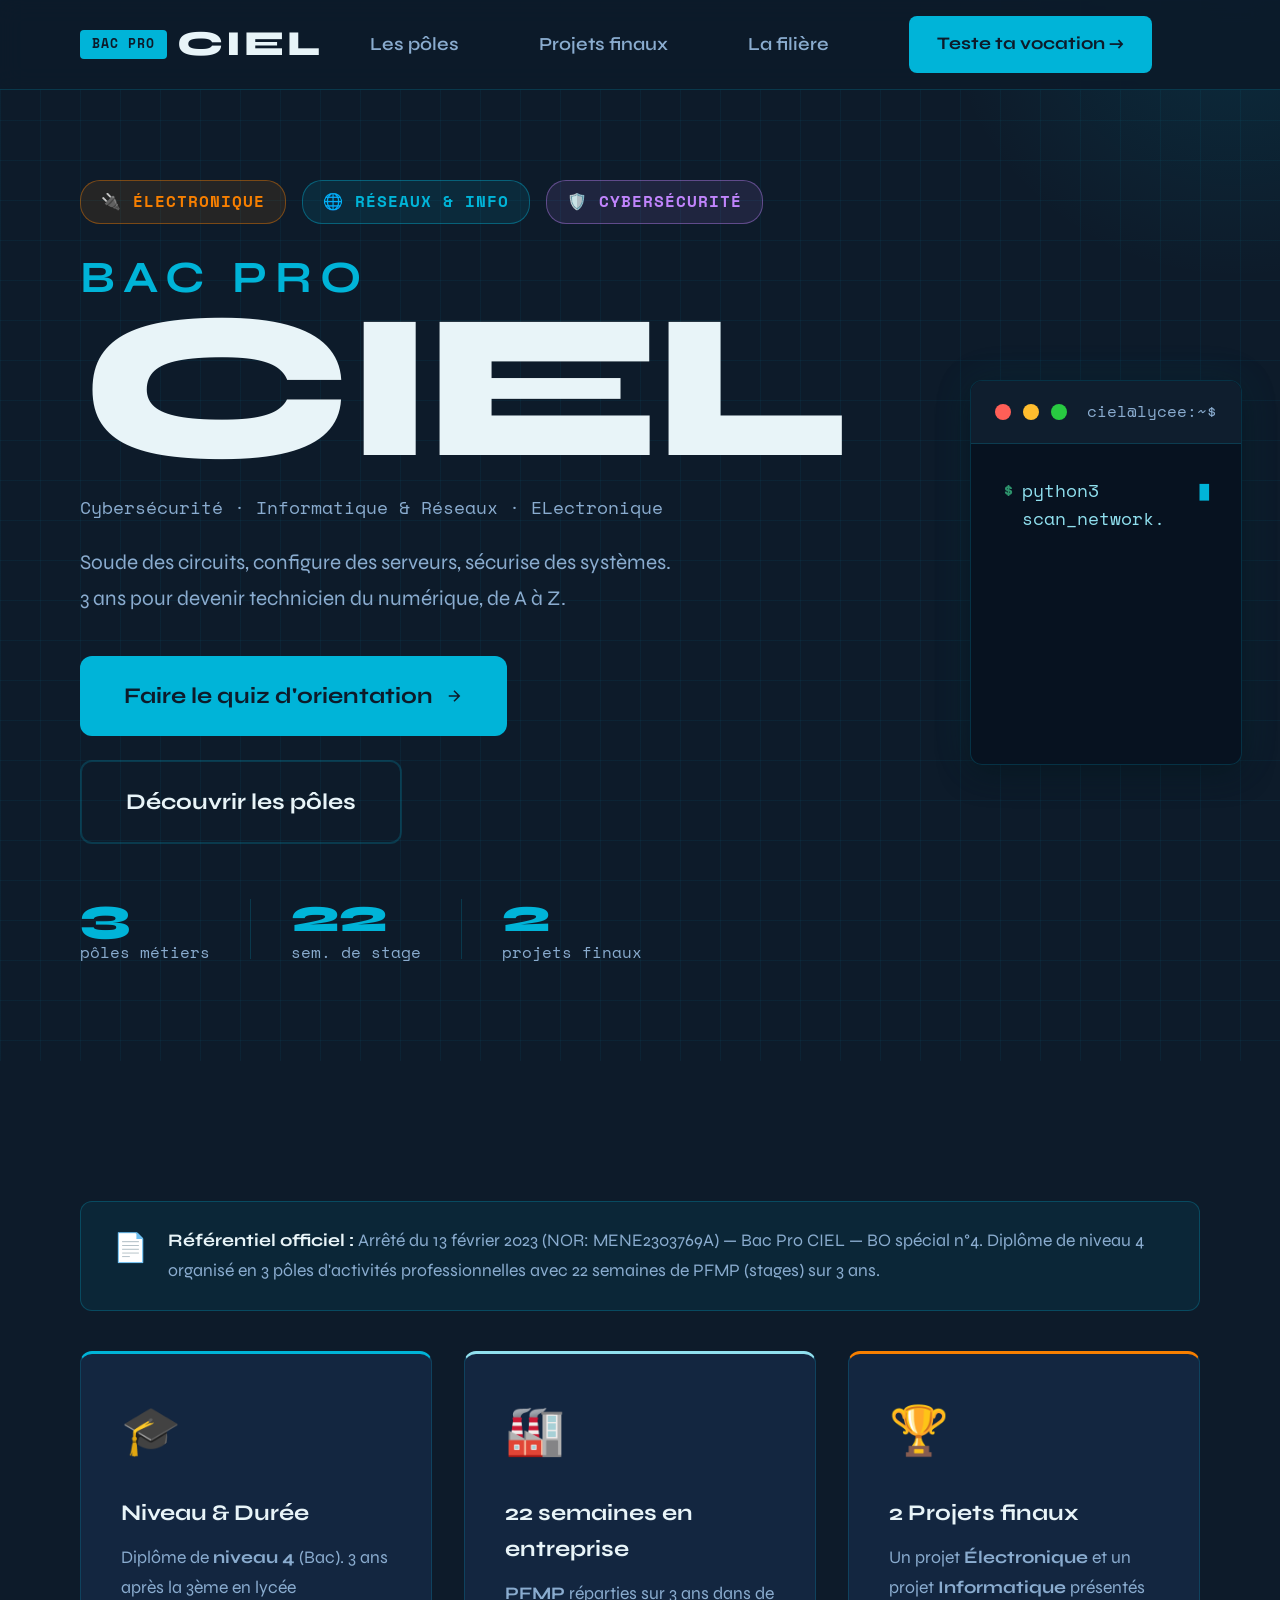
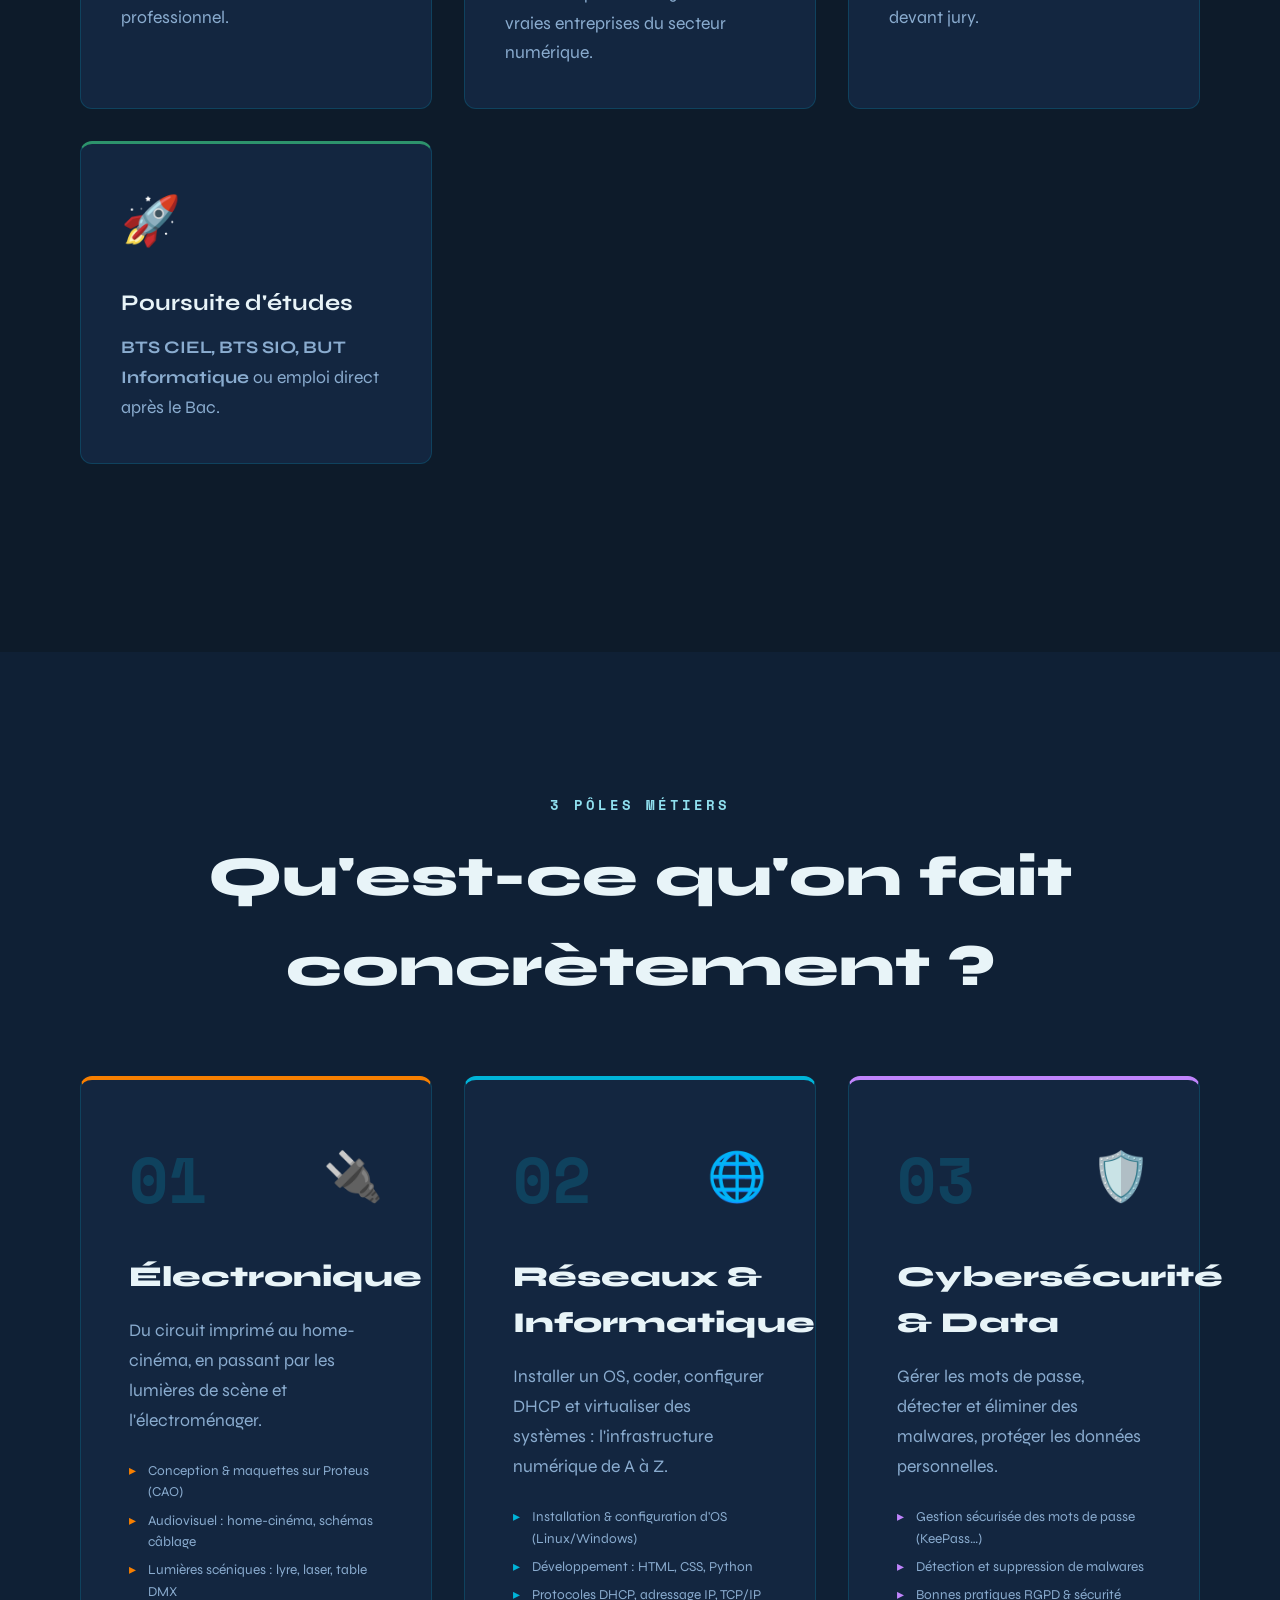
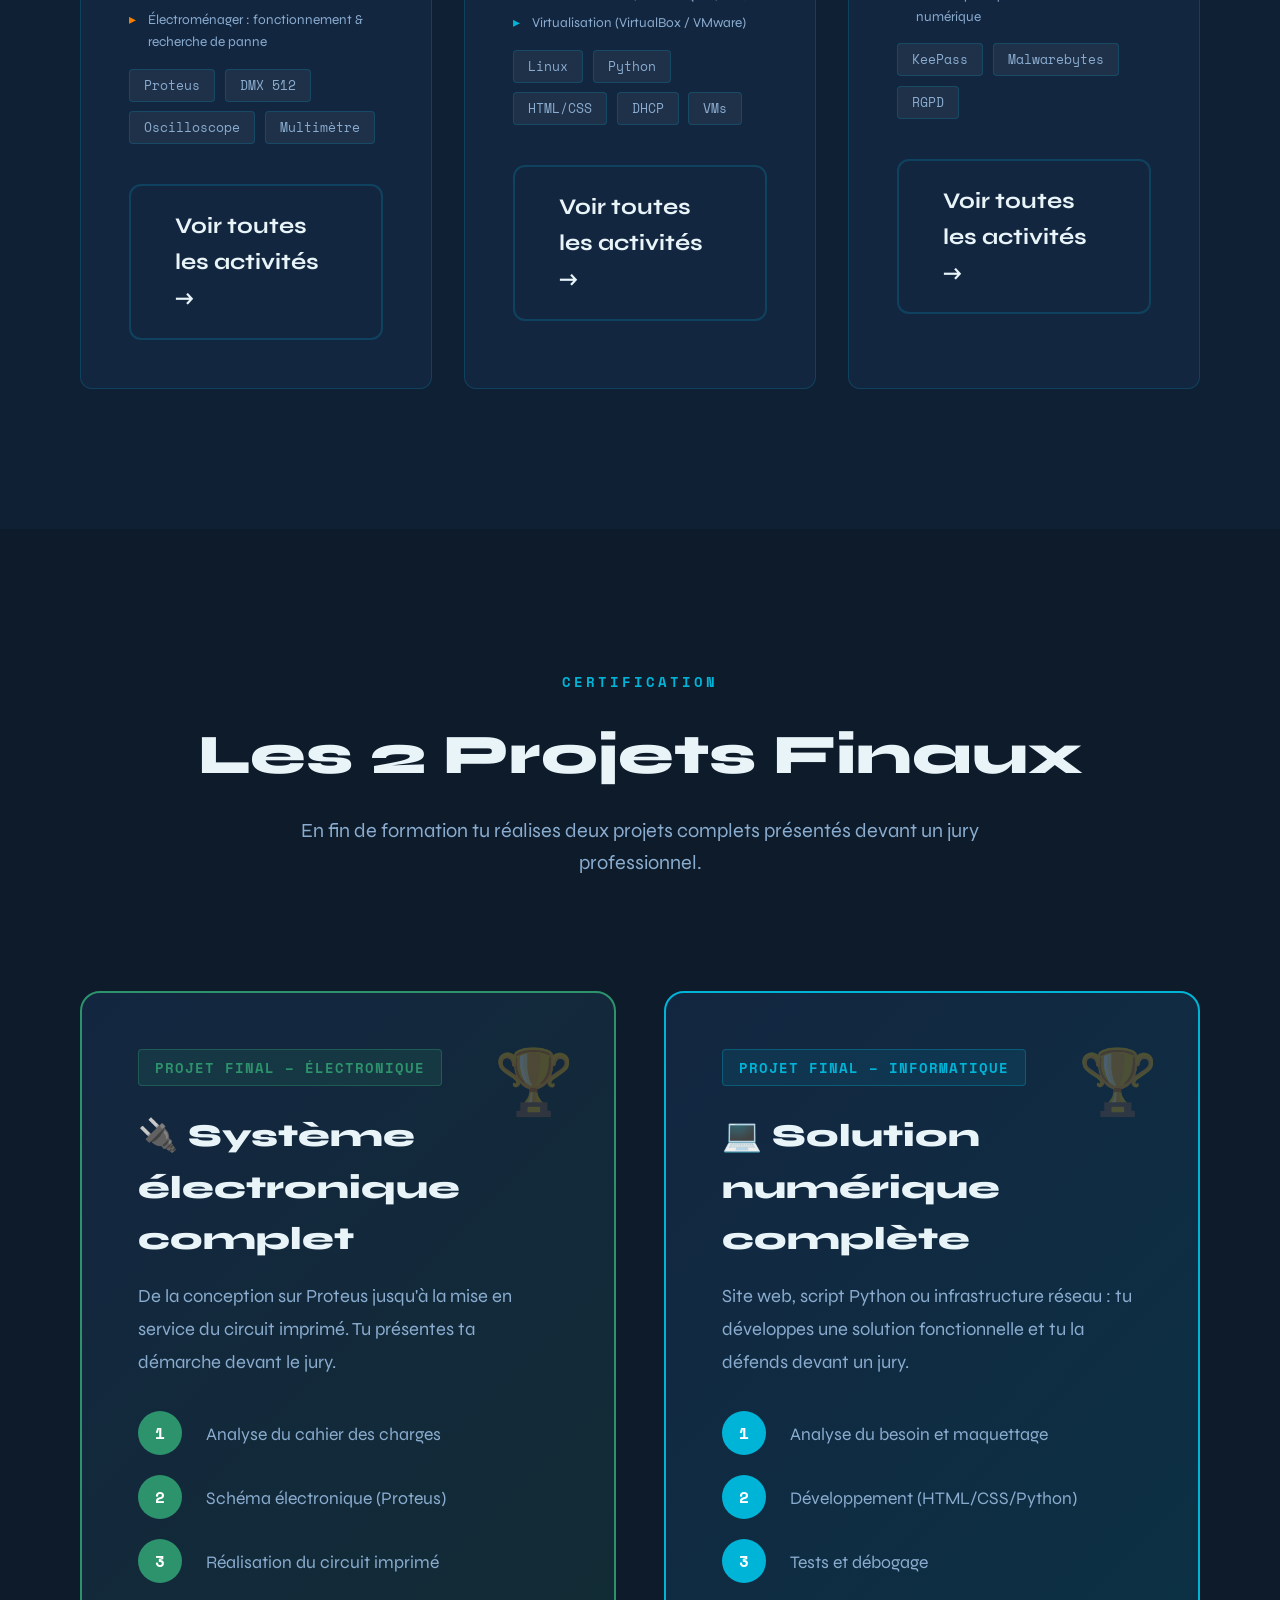
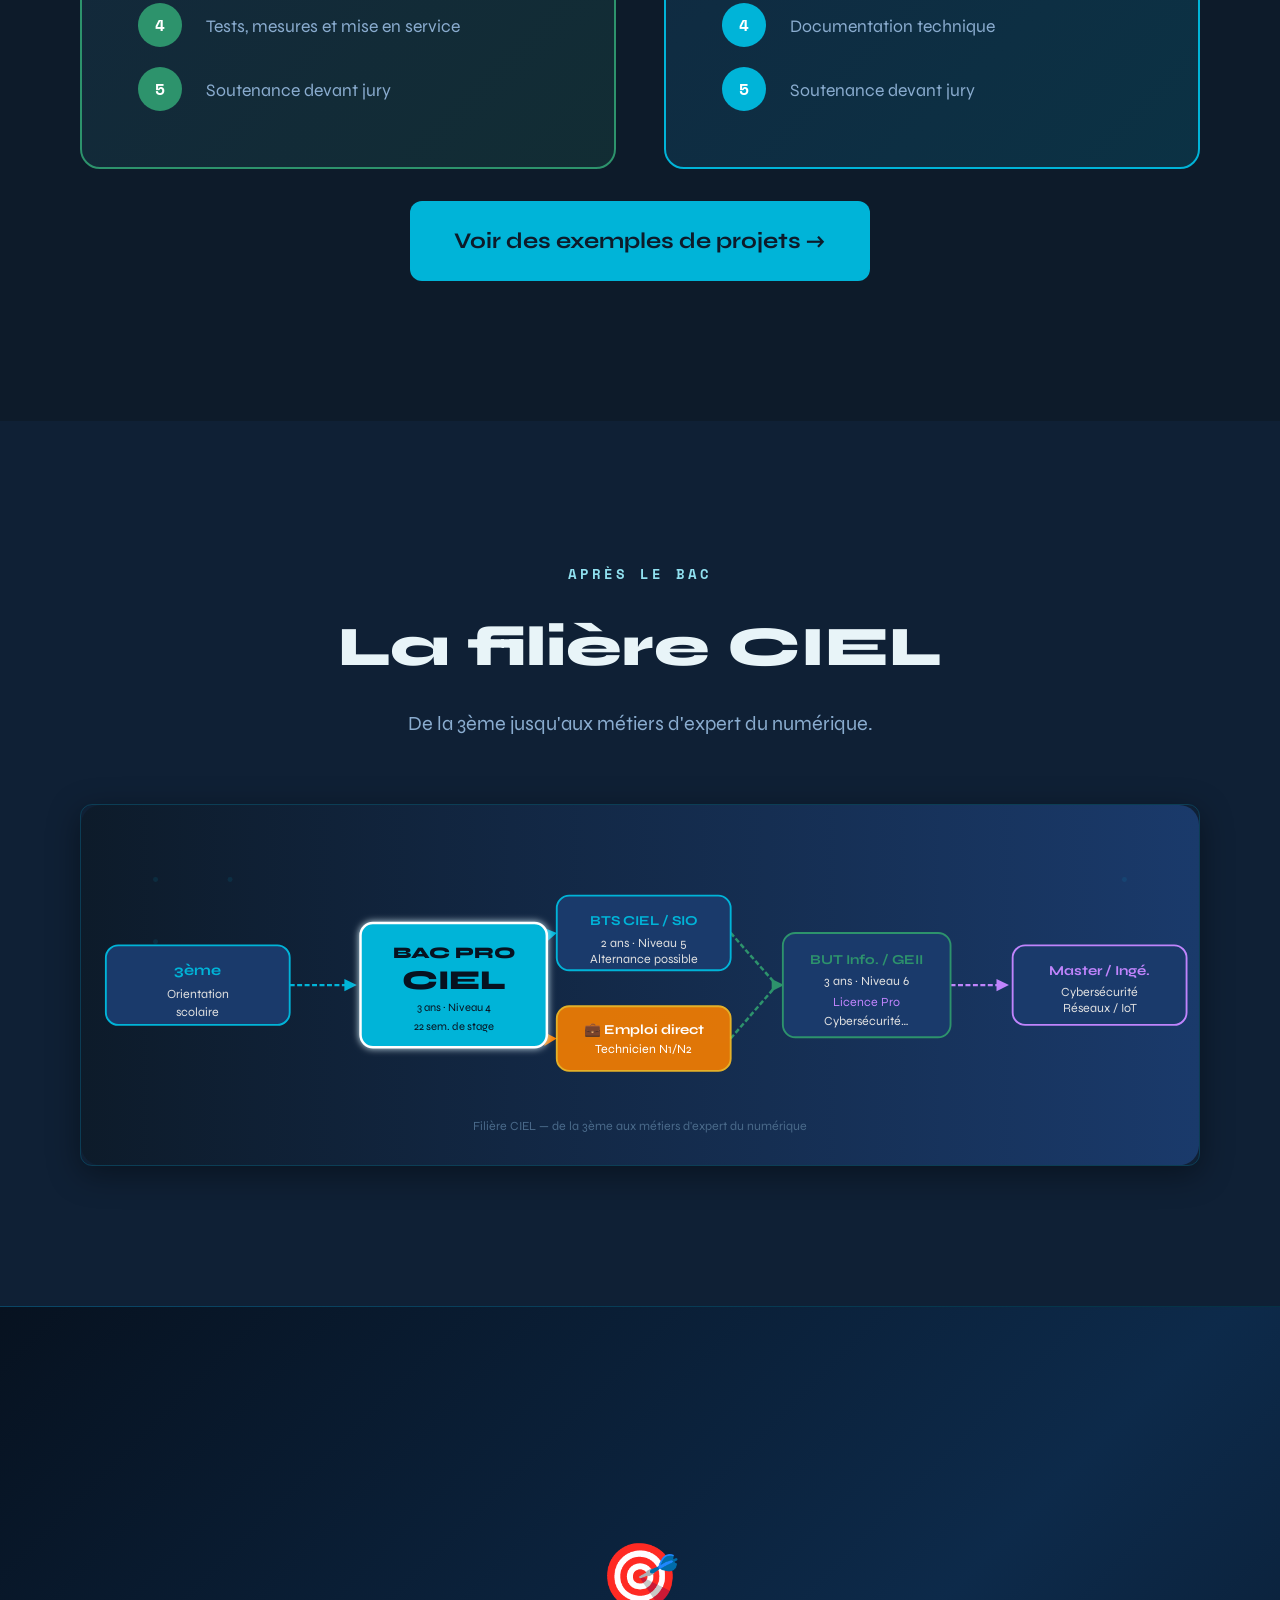
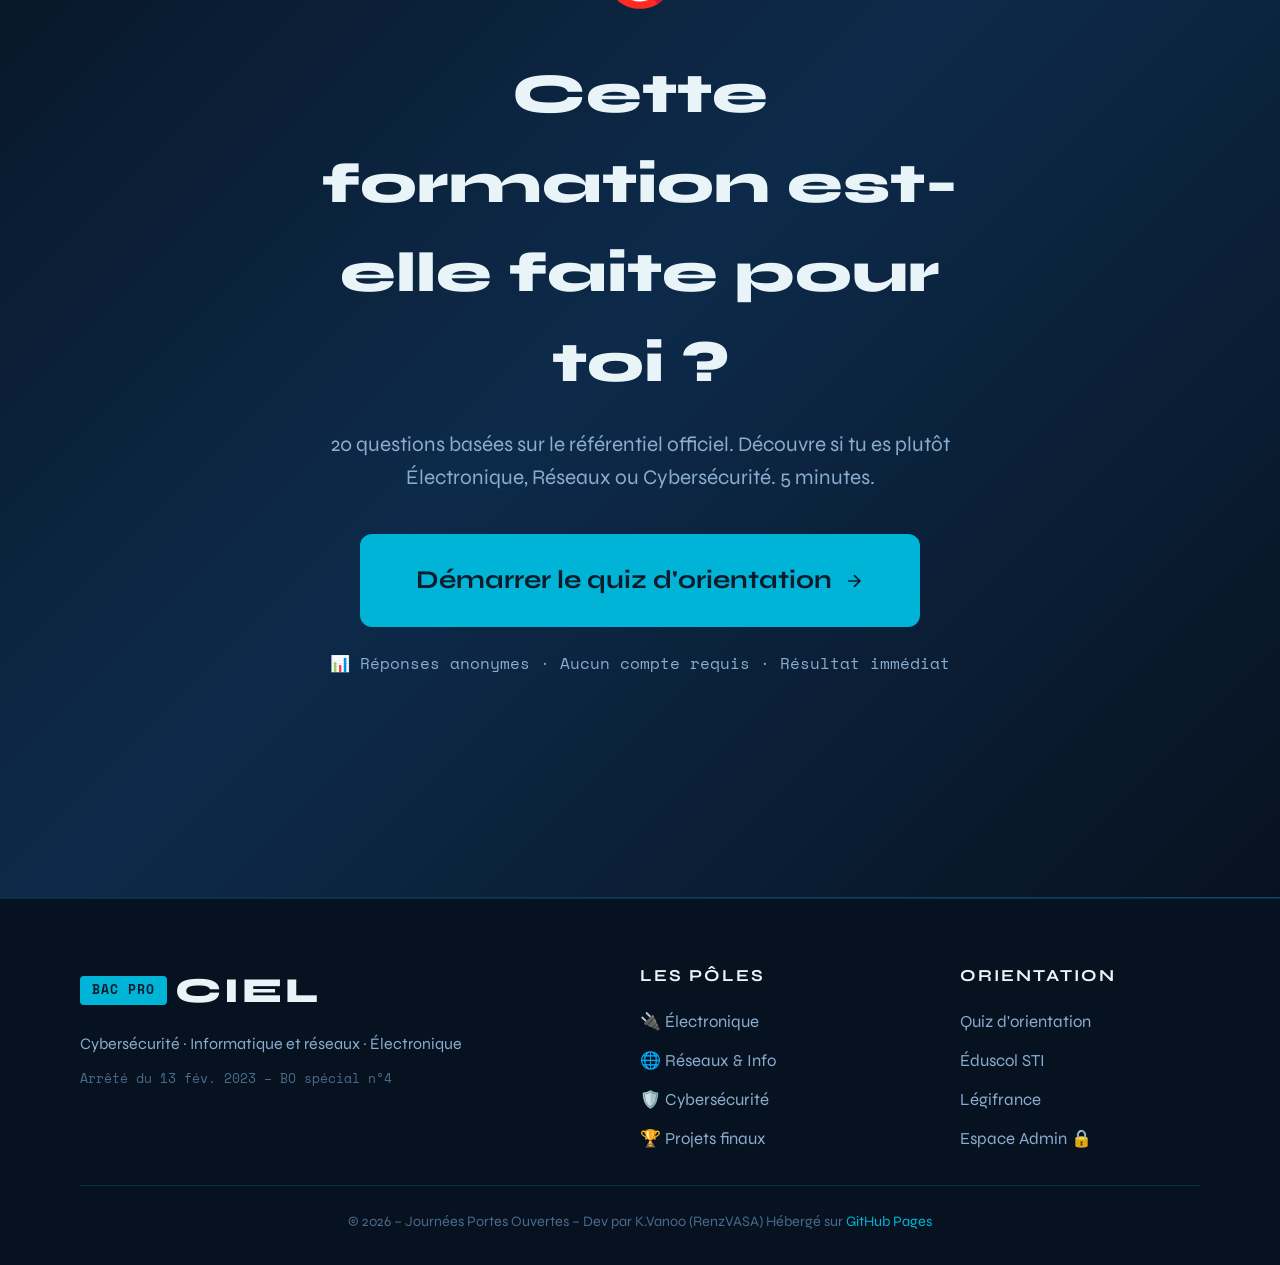
<file: index.html>
<!DOCTYPE html>
<html lang="fr">
<head>
  <meta charset="UTF-8"/>
  <meta name="viewport" content="width=device-width, initial-scale=1.0"/>
  <title>Bac Pro CIEL – Journées Portes Ouvertes</title>
  <meta name="description" content="Découvrez le Bac Pro CIEL : Électronique, Réseaux & Informatique, Cybersécurité. Quiz d'orientation basé sur le référentiel officiel."/>
  <link rel="stylesheet" href="css/style.css"/>
  <link rel="preconnect" href="https://fonts.googleapis.com"/>
  <link rel="preconnect" href="https://fonts.gstatic.com" crossorigin/>
  <link href="https://fonts.googleapis.com/css2?family=Space+Mono:ital,wght@0,400;0,700;1,400&family=Syne:wght@400;600;700;800&display=swap" rel="stylesheet"/>
</head>
<body>

  <nav class="nav" id="nav">
    <div class="nav__logo">
      <span class="nav__badge">BAC PRO</span>
      <span class="nav__name">CIEL</span>
    </div>
    <ul class="nav__links" id="nav-links">
      <li><a href="#poles">Les pôles</a></li>
      <li><a href="#projets">Projets finaux</a></li>
      <li><a href="#filiere">La filière</a></li>
      <li><a href="pages/quiz.html" class="nav__cta">Teste ta vocation →</a></li>
    </ul>
    <button class="nav__burger" id="burger" aria-label="Menu">☰</button>
  </nav>

  <!-- HERO -->
  <section class="hero" id="hero">
    <div class="hero__grid-bg"></div>
    <div class="hero__content">
      <div class="hero__eyebrow">
        <span class="pill pill--elec">🔌 Électronique</span>
        <span class="pill pill--net">🌐 Réseaux & Info</span>
        <span class="pill pill--cyber">🛡️ Cybersécurité</span>
      </div>
      <h1 class="hero__title">
        <span class="hero__title-main">BAC PRO</span>
        <span class="hero__title-big">CIEL</span>
      </h1>
      <p class="hero__subtitle">Cybersécurité · Informatique & Réseaux · ELectronique</p>
      <p class="hero__desc">Soude des circuits, configure des serveurs, sécurise des systèmes.<br/>3 ans pour devenir technicien du numérique, de A à Z.</p>
      <div class="hero__actions">
        <a href="pages/quiz.html" class="btn btn--primary">
          Faire le quiz d'orientation
          <svg width="18" height="18" viewBox="0 0 24 24" fill="none" stroke="currentColor" stroke-width="2"><path d="M5 12h14M12 5l7 7-7 7"/></svg>
        </a>
        <a href="#poles" class="btn btn--ghost">Découvrir les pôles</a>
      </div>
      <div class="hero__stats">
        <div class="stat"><span class="stat__num">3</span><span class="stat__label">pôles métiers</span></div>
        <div class="stat__sep"></div>
        <div class="stat"><span class="stat__num">22</span><span class="stat__label">sem. de stage</span></div>
        <div class="stat__sep"></div>
        <div class="stat"><span class="stat__num">2</span><span class="stat__label">projets finaux</span></div>
      </div>
    </div>
    <div class="hero__visual">
      <div class="hero__terminal">
        <div class="terminal__bar">
          <span class="dot dot--r"></span><span class="dot dot--y"></span><span class="dot dot--g"></span>
          <span class="terminal__title">ciel@lycee:~$</span>
        </div>
        <div class="terminal__body" id="terminal-body">
          <p class="terminal__line"><span class="term-prompt">$</span> <span class="term-cmd" id="term-text"></span><span class="term-cursor">█</span></p>
        </div>
      </div>
    </div>
  </section>

  <!-- INFO REFERENTIEL -->
  <section class="section" id="formation">
    <div class="container">
      <div class="info-banner">
        <span class="info-banner__icon">📄</span>
        <p class="info-banner__text"><strong>Référentiel officiel :</strong> Arrêté du 13 février 2023 (NOR: MENE2303769A) — Bac Pro CIEL — BO spécial n°4. Diplôme de niveau 4 organisé en 3 pôles d'activités professionnelles avec 22 semaines de PFMP (stages) sur 3 ans.</p>
      </div>
      <div class="cards-grid">
        <div class="card card--blue">
          <div class="card__icon">🎓</div>
          <h3 class="card__title">Niveau & Durée</h3>
          <p class="card__text">Diplôme de <strong>niveau 4</strong> (Bac). 3 ans après la 3ème en lycée professionnel.</p>
        </div>
        <div class="card card--cyan">
          <div class="card__icon">🏭</div>
          <h3 class="card__title">22 semaines en entreprise</h3>
          <p class="card__text"><strong>PFMP</strong> réparties sur 3 ans dans de vraies entreprises du secteur numérique.</p>
        </div>
        <div class="card card--orange">
          <div class="card__icon">🏆</div>
          <h3 class="card__title">2 Projets finaux</h3>
          <p class="card__text">Un projet <strong>Électronique</strong> et un projet <strong>Informatique</strong> présentés devant jury.</p>
        </div>
        <div class="card card--green">
          <div class="card__icon">🚀</div>
          <h3 class="card__title">Poursuite d'études</h3>
          <p class="card__text"><strong>BTS CIEL, BTS SIO, BUT Informatique</strong> ou emploi direct après le Bac.</p>
        </div>
      </div>
    </div>
  </section>

  <!-- POLES -->
  <section class="section section--dark" id="poles">
    <div class="container">
      <div class="section__header section__header--light">
        <span class="section__tag section__tag--light">3 pôles métiers</span>
        <h2 class="section__title section__title--light">Qu'est-ce qu'on fait concrètement ?</h2>
      </div>
      <div class="poles-grid">
        <div class="pole pole--elec">
          <div class="pole__header"><span class="pole__num">01</span><div class="pole__icon-wrap">🔌</div></div>
          <h3 class="pole__title">Électronique</h3>
          <p class="pole__desc">Du circuit imprimé au home-cinéma, en passant par les lumières de scène et l'électroménager.</p>
          <ul style="list-style:none;display:flex;flex-direction:column;gap:.4rem;margin-bottom:1rem">
            <li style="font-size:.85rem;color:var(--text-muted);padding-left:1.2rem;position:relative"><span style="position:absolute;left:0;color:var(--orange)">▸</span> Conception &amp; maquettes sur Proteus (CAO)</li>
            <li style="font-size:.85rem;color:var(--text-muted);padding-left:1.2rem;position:relative"><span style="position:absolute;left:0;color:var(--orange)">▸</span> Audiovisuel : home-cinéma, schémas câblage</li>
            <li style="font-size:.85rem;color:var(--text-muted);padding-left:1.2rem;position:relative"><span style="position:absolute;left:0;color:var(--orange)">▸</span> Lumières scéniques : lyre, laser, table DMX</li>
            <li style="font-size:.85rem;color:var(--text-muted);padding-left:1.2rem;position:relative"><span style="position:absolute;left:0;color:var(--orange)">▸</span> Électroménager : fonctionnement &amp; recherche de panne</li>
          </ul>
          <div class="pole__tags"><span>Proteus</span><span>DMX 512</span><span>Oscilloscope</span><span>Multimètre</span></div>
          <a href="pages/pole-electronique.html" class="btn btn--ghost" style="margin-top:1rem;width:100%;justify-content:center">Voir toutes les activités →</a>
        </div>
        <div class="pole pole--net">
          <div class="pole__header"><span class="pole__num">02</span><div class="pole__icon-wrap">🌐</div></div>
          <h3 class="pole__title">Réseaux & Informatique</h3>
          <p class="pole__desc">Installer un OS, coder, configurer DHCP et virtualiser des systèmes : l'infrastructure numérique de A à Z.</p>
          <ul style="list-style:none;display:flex;flex-direction:column;gap:.4rem;margin-bottom:1rem">
            <li style="font-size:.85rem;color:var(--text-muted);padding-left:1.2rem;position:relative"><span style="position:absolute;left:0;color:var(--cyan)">▸</span> Installation &amp; configuration d'OS (Linux/Windows)</li>
            <li style="font-size:.85rem;color:var(--text-muted);padding-left:1.2rem;position:relative"><span style="position:absolute;left:0;color:var(--cyan)">▸</span> Développement : HTML, CSS, Python</li>
            <li style="font-size:.85rem;color:var(--text-muted);padding-left:1.2rem;position:relative"><span style="position:absolute;left:0;color:var(--cyan)">▸</span> Protocoles DHCP, adressage IP, TCP/IP</li>
            <li style="font-size:.85rem;color:var(--text-muted);padding-left:1.2rem;position:relative"><span style="position:absolute;left:0;color:var(--cyan)">▸</span> Virtualisation (VirtualBox / VMware)</li>
          </ul>
          <div class="pole__tags"><span>Linux</span><span>Python</span><span>HTML/CSS</span><span>DHCP</span><span>VMs</span></div>
          <a href="pages/pole-reseaux.html" class="btn btn--ghost" style="margin-top:1rem;width:100%;justify-content:center">Voir toutes les activités →</a>
        </div>
        <div class="pole pole--cyber">
          <div class="pole__header"><span class="pole__num">03</span><div class="pole__icon-wrap">🛡️</div></div>
          <h3 class="pole__title">Cybersécurité & Data</h3>
          <p class="pole__desc">Gérer les mots de passe, détecter et éliminer des malwares, protéger les données personnelles.</p>
          <ul style="list-style:none;display:flex;flex-direction:column;gap:.4rem;margin-bottom:1rem">
            <li style="font-size:.85rem;color:var(--text-muted);padding-left:1.2rem;position:relative"><span style="position:absolute;left:0;color:var(--purple)">▸</span> Gestion sécurisée des mots de passe (KeePass…)</li>
            <li style="font-size:.85rem;color:var(--text-muted);padding-left:1.2rem;position:relative"><span style="position:absolute;left:0;color:var(--purple)">▸</span> Détection et suppression de malwares</li>
            <li style="font-size:.85rem;color:var(--text-muted);padding-left:1.2rem;position:relative"><span style="position:absolute;left:0;color:var(--purple)">▸</span> Bonnes pratiques RGPD &amp; sécurité numérique</li>
          </ul>
          <div class="pole__tags"><span>KeePass</span><span>Malwarebytes</span><span>RGPD</span></div>
          <a href="pages/pole-cyber.html" class="btn btn--ghost" style="margin-top:1rem;width:100%;justify-content:center">Voir toutes les activités →</a>
        </div>
      </div>
    </div>
  </section>

  <!-- PROJETS FINAUX -->
  <section class="section" id="projets">
    <div class="container">
      <div class="section__header">
        <span class="section__tag">Certification</span>
        <h2 class="section__title">Les 2 Projets Finaux</h2>
        <p class="section__sub">En fin de formation tu réalises deux projets complets présentés devant un jury professionnel.</p>
      </div>
      <div class="two-col">
        <div class="projet-final-card">
          <span class="projet-final-card__tag">PROJET FINAL – ÉLECTRONIQUE</span>
          <h3 class="projet-final-card__title">🔌 Système électronique complet</h3>
          <p class="projet-final-card__text">De la conception sur Proteus jusqu'à la mise en service du circuit imprimé. Tu présentes ta démarche devant le jury.</p>
          <div class="projet-final-card__steps">
            <div class="step"><div class="step__num">1</div><p class="step__text">Analyse du cahier des charges</p></div>
            <div class="step"><div class="step__num">2</div><p class="step__text">Schéma électronique (Proteus)</p></div>
            <div class="step"><div class="step__num">3</div><p class="step__text">Réalisation du circuit imprimé</p></div>
            <div class="step"><div class="step__num">4</div><p class="step__text">Tests, mesures et mise en service</p></div>
            <div class="step"><div class="step__num">5</div><p class="step__text">Soutenance devant jury</p></div>
          </div>
        </div>
        <div class="projet-final-card" style="background:linear-gradient(135deg,var(--surface) 0%,rgba(0,180,216,.15) 100%);border-color:var(--cyan)">
          <span class="projet-final-card__tag" style="color:var(--cyan);background:rgba(0,180,216,.1);border-color:rgba(0,180,216,.3)">PROJET FINAL – INFORMATIQUE</span>
          <h3 class="projet-final-card__title">💻 Solution numérique complète</h3>
          <p class="projet-final-card__text">Site web, script Python ou infrastructure réseau : tu développes une solution fonctionnelle et tu la défends devant un jury.</p>
          <div class="projet-final-card__steps">
            <div class="step"><div class="step__num" style="background:var(--cyan)">1</div><p class="step__text">Analyse du besoin et maquettage</p></div>
            <div class="step"><div class="step__num" style="background:var(--cyan)">2</div><p class="step__text">Développement (HTML/CSS/Python)</p></div>
            <div class="step"><div class="step__num" style="background:var(--cyan)">3</div><p class="step__text">Tests et débogage</p></div>
            <div class="step"><div class="step__num" style="background:var(--cyan)">4</div><p class="step__text">Documentation technique</p></div>
            <div class="step"><div class="step__num" style="background:var(--cyan)">5</div><p class="step__text">Soutenance devant jury</p></div>
          </div>
        </div>
      </div>
      <div style="text-align:center;margin-top:2rem">
        <a href="pages/projets.html" class="btn btn--primary">Voir des exemples de projets →</a>
      </div>
    </div>
  </section>

  <!-- FILIERE -->
  <section class="section section--dark" id="filiere">
    <div class="container">
      <div class="section__header section__header--light">
        <span class="section__tag section__tag--light">Après le Bac</span>
        <h2 class="section__title section__title--light">La filière CIEL</h2>
        <p class="section__sub" style="color:var(--text-muted)">De la 3ème jusqu'aux métiers d'expert du numérique.</p>
      </div>
      <div class="filiere-wrap">
        <svg class="filiere-svg" viewBox="0 0 900 290" xmlns="http://www.w3.org/2000/svg" role="img" aria-label="Filière CIEL">
          <defs>
            <linearGradient id="bg-grad" x1="0%" y1="0%" x2="100%" y2="0%">
              <stop offset="0%" style="stop-color:#0d1b2a"/><stop offset="100%" style="stop-color:#1a3a6b"/>
            </linearGradient>
            <filter id="glow"><feGaussianBlur stdDeviation="3" result="coloredBlur"/><feMerge><feMergeNode in="coloredBlur"/><feMergeNode in="SourceGraphic"/></feMerge></filter>
          </defs>
          <rect width="900" height="290" rx="16" fill="url(#bg-grad)"/>
          <g opacity="0.1" fill="#00b4d8"><circle cx="60" cy="60" r="2"/><circle cx="120" cy="60" r="2"/><circle cx="840" cy="60" r="2"/><circle cx="60" cy="110" r="2"/></g>
          <line x1="168" y1="145" x2="215" y2="145" stroke="#00b4d8" stroke-width="2" stroke-dasharray="4,2"/>
          <polygon points="212,140 222,145 212,150" fill="#00b4d8"/>
          <line x1="338" y1="145" x2="378" y2="105" stroke="#00b4d8" stroke-width="2" stroke-dasharray="4,2"/>
          <polygon points="373,99 383,103 375,110" fill="#00b4d8"/>
          <line x1="338" y1="145" x2="378" y2="188" stroke="#f77f00" stroke-width="2" stroke-dasharray="4,2"/>
          <polygon points="373,183 383,188 373,194" fill="#f77f00"/>
          <line x1="523" y1="103" x2="560" y2="145" stroke="#2d936c" stroke-width="2" stroke-dasharray="4,2"/>
          <line x1="523" y1="188" x2="560" y2="145" stroke="#2d936c" stroke-width="2" stroke-dasharray="4,2"/>
          <polygon points="556,140 566,145 556,150" fill="#2d936c"/>
          <line x1="700" y1="145" x2="740" y2="145" stroke="#c084fc" stroke-width="2" stroke-dasharray="4,2"/>
          <polygon points="737,140 747,145 737,150" fill="#c084fc"/>
          <rect x="20" y="113" width="148" height="64" rx="10" fill="#1a3a6b" stroke="#00b4d8" stroke-width="1.5"/>
          <text x="94" y="137" text-anchor="middle" fill="#00b4d8" font-family="Syne,sans-serif" font-size="12" font-weight="700">3ème</text>
          <text x="94" y="155" text-anchor="middle" fill="#e0e0e0" font-family="Syne,sans-serif" font-size="10">Orientation</text>
          <text x="94" y="170" text-anchor="middle" fill="#e0e0e0" font-family="Syne,sans-serif" font-size="10">scolaire</text>
          <rect x="225" y="95" width="150" height="100" rx="10" fill="#00b4d8" stroke="#fff" stroke-width="2" filter="url(#glow)"/>
          <text x="300" y="123" text-anchor="middle" fill="#071220" font-family="Syne,sans-serif" font-size="13" font-weight="800">BAC PRO</text>
          <text x="300" y="148" text-anchor="middle" fill="#071220" font-family="Syne,sans-serif" font-size="22" font-weight="800">CIEL</text>
          <text x="300" y="166" text-anchor="middle" fill="#071220" font-family="Syne,sans-serif" font-size="9">3 ans · Niveau 4</text>
          <text x="300" y="181" text-anchor="middle" fill="#071220" font-family="Syne,sans-serif" font-size="9">22 sem. de stage</text>
          <rect x="383" y="73" width="140" height="60" rx="10" fill="#1a3a6b" stroke="#00b4d8" stroke-width="1.5"/>
          <text x="453" y="97" text-anchor="middle" fill="#00b4d8" font-family="Syne,sans-serif" font-size="11" font-weight="700">BTS CIEL / SIO</text>
          <text x="453" y="114" text-anchor="middle" fill="#e0e0e0" font-family="Syne,sans-serif" font-size="10">2 ans · Niveau 5</text>
          <text x="453" y="127" text-anchor="middle" fill="#e0e0e0" font-family="Syne,sans-serif" font-size="10">Alternance possible</text>
          <rect x="383" y="162" width="140" height="52" rx="10" fill="#f77f00" stroke="#fbbf24" stroke-width="1.5" opacity="0.9"/>
          <text x="453" y="184" text-anchor="middle" fill="#fff" font-family="Syne,sans-serif" font-size="11" font-weight="700">💼 Emploi direct</text>
          <text x="453" y="200" text-anchor="middle" fill="#fff" font-family="Syne,sans-serif" font-size="10">Technicien N1/N2</text>
          <rect x="565" y="103" width="135" height="84" rx="10" fill="#1a3a6b" stroke="#2d936c" stroke-width="1.5"/>
          <text x="632" y="128" text-anchor="middle" fill="#2d936c" font-family="Syne,sans-serif" font-size="11" font-weight="700">BUT Info. / GEII</text>
          <text x="632" y="145" text-anchor="middle" fill="#e0e0e0" font-family="Syne,sans-serif" font-size="10">3 ans · Niveau 6</text>
          <text x="632" y="162" text-anchor="middle" fill="#c084fc" font-family="Syne,sans-serif" font-size="10">Licence Pro</text>
          <text x="632" y="177" text-anchor="middle" fill="#e0e0e0" font-family="Syne,sans-serif" font-size="10">Cybersécurité…</text>
          <rect x="750" y="113" width="140" height="64" rx="10" fill="#1a3a6b" stroke="#c084fc" stroke-width="1.5"/>
          <text x="820" y="137" text-anchor="middle" fill="#c084fc" font-family="Syne,sans-serif" font-size="11" font-weight="700">Master / Ingé.</text>
          <text x="820" y="154" text-anchor="middle" fill="#e0e0e0" font-family="Syne,sans-serif" font-size="10">Cybersécurité</text>
          <text x="820" y="167" text-anchor="middle" fill="#e0e0e0" font-family="Syne,sans-serif" font-size="10">Réseaux / IoT</text>
          <text x="450" y="262" text-anchor="middle" fill="#4a6a8a" font-family="Syne,sans-serif" font-size="10">Filière CIEL — de la 3ème aux métiers d'expert du numérique</text>
        </svg>
      </div>
    </div>
  </section>

  <!-- CTA -->
  <section class="section section--cta">
    <div class="container container--narrow">
      <div class="cta-block">
        <span class="cta-block__emoji">🎯</span>
        <h2 class="cta-block__title">Cette formation est-elle faite pour toi ?</h2>
        <p class="cta-block__sub">20 questions basées sur le référentiel officiel. Découvre si tu es plutôt Électronique, Réseaux ou Cybersécurité. 5 minutes.</p>
        <a href="pages/quiz.html" class="btn btn--primary btn--xl">
          Démarrer le quiz d'orientation
          <svg width="20" height="20" viewBox="0 0 24 24" fill="none" stroke="currentColor" stroke-width="2"><path d="M5 12h14M12 5l7 7-7 7"/></svg>
        </a>
        <p class="cta-block__note">📊 Réponses anonymes · Aucun compte requis · Résultat immédiat</p>
      </div>
    </div>
  </section>

  <footer class="footer">
    <div class="container">
      <div class="footer__grid">
        <div class="footer__brand">
          <div style="display:flex;align-items:center;gap:.5rem;margin-bottom:.75rem">
            <span class="nav__badge">BAC PRO</span><span class="nav__name">CIEL</span>
          </div>
          <p>Cybersécurité · Informatique et réseaux · Électronique</p>
          <p class="footer__ref">Arrêté du 13 fév. 2023 – BO spécial n°4</p>
        </div>
        <div class="footer__links">
          <h4>Les pôles</h4>
          <ul>
            <li><a href="pages/pole-electronique.html">🔌 Électronique</a></li>
            <li><a href="pages/pole-reseaux.html">🌐 Réseaux &amp; Info</a></li>
            <li><a href="pages/pole-cyber.html">🛡️ Cybersécurité</a></li>
            <li><a href="pages/projets.html">🏆 Projets finaux</a></li>
          </ul>
        </div>
        <div class="footer__links">
          <h4>Orientation</h4>
          <ul>
            <li><a href="pages/quiz.html">Quiz d'orientation</a></li>
            <li><a href="https://eduscol.education.fr" target="_blank" rel="noopener">Éduscol STI</a></li>
            <li><a href="https://www.legifrance.gouv.fr" target="_blank" rel="noopener">Légifrance</a></li>
            <li><a href="admin/index.html">Espace Admin 🔒</a></li>
          </ul>
        </div>
      </div>
      <div class="footer__bottom">
        <p>© 2026 – Journées Portes Ouvertes – Dev par K.Vanoo (RenzVASA) Hébergé sur <a href="https://pages.github.com" target="_blank" rel="noopener">GitHub Pages</a></p>
      </div>
    </div>
  </footer>
  <script src="js/main.js"></script>
</body>
</html>
</file>
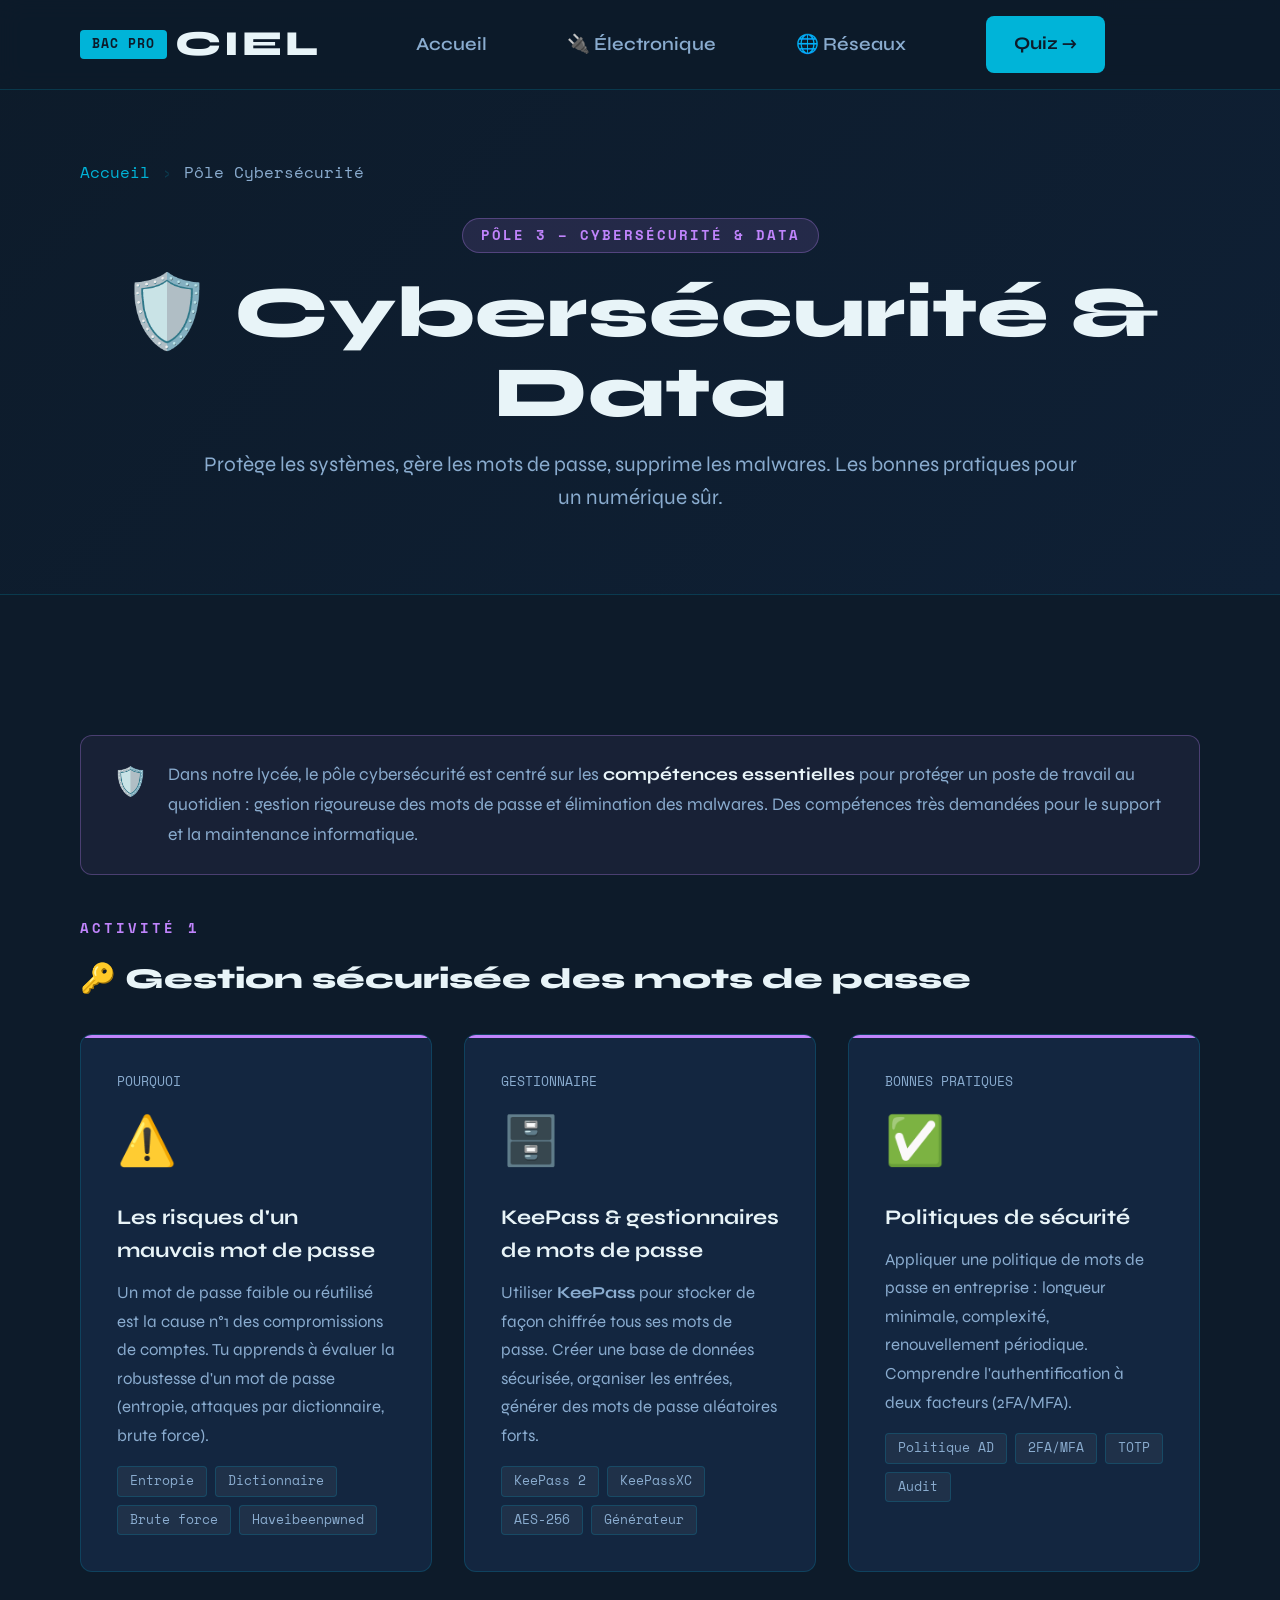
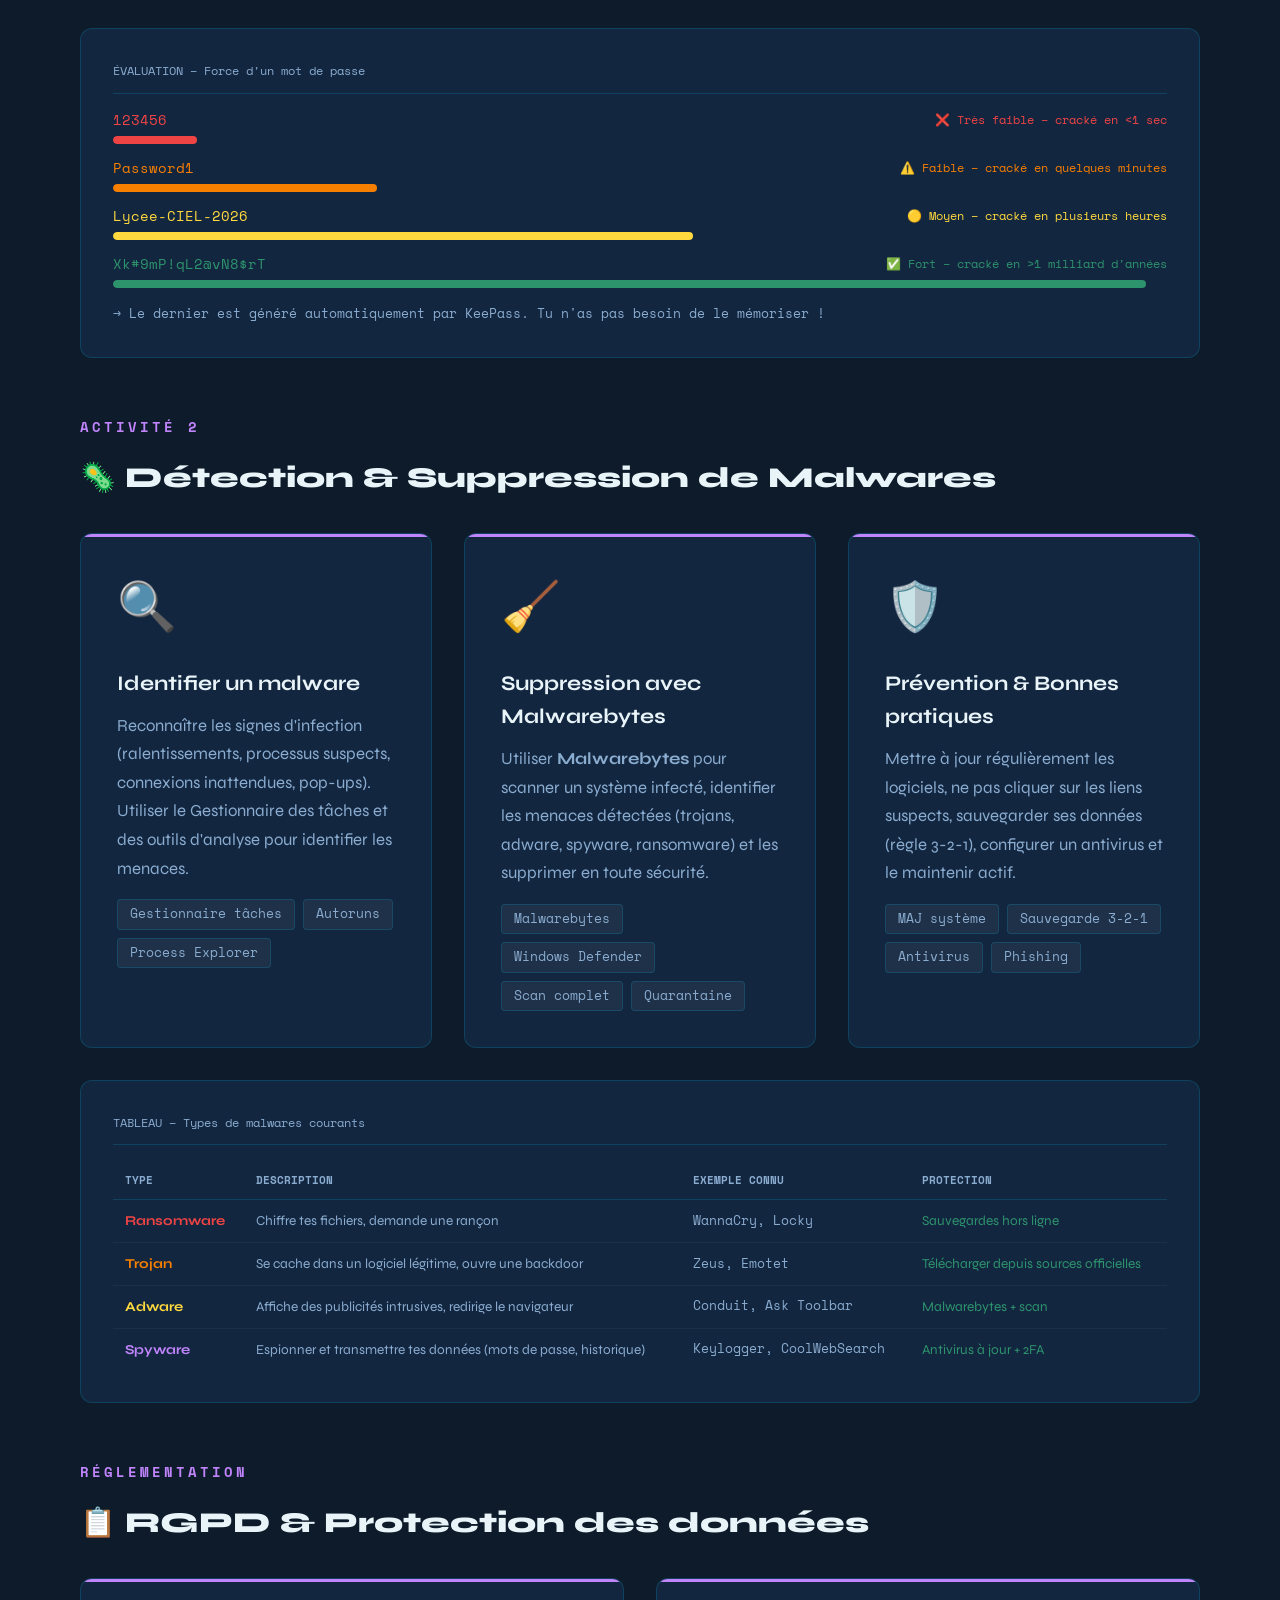
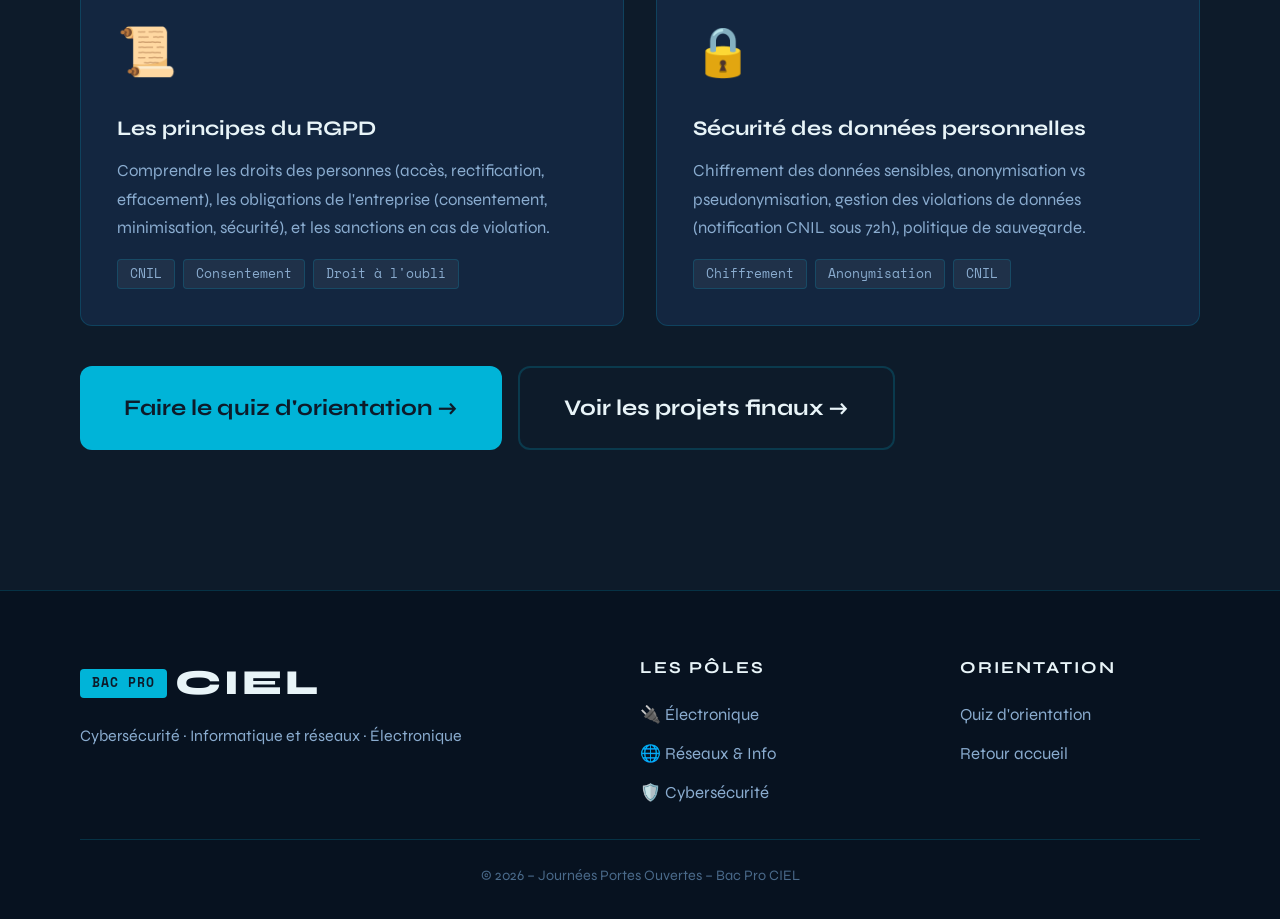
<file: pages/pole-cyber.html>
<!DOCTYPE html>
<html lang="fr">
<head>
  <meta charset="UTF-8"/>
  <meta name="viewport" content="width=device-width, initial-scale=1.0"/>
  <title>Pôle Cybersécurité – Bac Pro CIEL</title>
  <link rel="stylesheet" href="../css/style.css"/>
  <link rel="preconnect" href="https://fonts.googleapis.com"/>
  <link rel="preconnect" href="https://fonts.gstatic.com" crossorigin/>
  <link href="https://fonts.googleapis.com/css2?family=Space+Mono:wght@400;700&family=Syne:wght@400;600;700;800&display=swap" rel="stylesheet"/>
</head>
<body>
  <nav class="nav" id="nav">
    <div class="nav__logo">
      <a href="../index.html" style="display:flex;align-items:center;gap:.5rem;text-decoration:none">
        <span class="nav__badge">BAC PRO</span><span class="nav__name">CIEL</span>
      </a>
    </div>
    <ul class="nav__links" id="nav-links">
      <li><a href="../index.html">Accueil</a></li>
      <li><a href="pole-electronique.html">🔌 Électronique</a></li>
      <li><a href="pole-reseaux.html">🌐 Réseaux</a></li>
      <li><a href="quiz.html" class="nav__cta">Quiz →</a></li>
    </ul>
    <button class="nav__burger" id="burger" aria-label="Menu">☰</button>
  </nav>

  <div class="page-hero">
    <div class="container">
      <div class="breadcrumb">
        <a href="../index.html">Accueil</a>
        <span class="breadcrumb__sep">›</span>
        <span>Pôle Cybersécurité</span>
      </div>
      <span class="page-hero__tag page-hero__tag--cyber">Pôle 3 – Cybersécurité & Data</span>
      <h1 class="page-hero__title">🛡️ Cybersécurité & Data</h1>
      <p class="page-hero__sub">Protège les systèmes, gère les mots de passe, supprime les malwares. Les bonnes pratiques pour un numérique sûr.</p>
    </div>
  </div>

  <section class="section">
    <div class="container">
      <div class="info-banner" style="border-color:rgba(192,132,252,.3);background:rgba(192,132,252,.06)">
        <span class="info-banner__icon">🛡️</span>
        <p class="info-banner__text">Dans notre lycée, le pôle cybersécurité est centré sur les <strong>compétences essentielles</strong> pour protéger un poste de travail au quotidien : gestion rigoureuse des mots de passe et élimination des malwares. Des compétences très demandées pour le support et la maintenance informatique.</p>
      </div>

      <!-- MOTS DE PASSE -->
      <div class="section__header" style="text-align:left;margin-bottom:2rem">
        <span class="section__tag" style="color:var(--purple)">Activité 1</span>
        <h2 class="section__title" style="font-size:1.8rem">🔑 Gestion sécurisée des mots de passe</h2>
      </div>
      <div class="activity-grid" style="margin-bottom:3.5rem">
        <div class="activity-card activity-card--cyber">
          <div class="activity-card__num">POURQUOI</div>
          <div class="activity-card__icon">⚠️</div>
          <h3 class="activity-card__title">Les risques d'un mauvais mot de passe</h3>
          <p class="activity-card__text">Un mot de passe faible ou réutilisé est la cause n°1 des compromissions de comptes. Tu apprends à évaluer la robustesse d'un mot de passe (entropie, attaques par dictionnaire, brute force).</p>
          <div class="activity-card__tools"><span>Entropie</span><span>Dictionnaire</span><span>Brute force</span><span>Haveibeenpwned</span></div>
        </div>
        <div class="activity-card activity-card--cyber">
          <div class="activity-card__num">GESTIONNAIRE</div>
          <div class="activity-card__icon">🗄️</div>
          <h3 class="activity-card__title">KeePass & gestionnaires de mots de passe</h3>
          <p class="activity-card__text">Utiliser <strong>KeePass</strong> pour stocker de façon chiffrée tous ses mots de passe. Créer une base de données sécurisée, organiser les entrées, générer des mots de passe aléatoires forts.</p>
          <div class="activity-card__tools"><span>KeePass 2</span><span>KeePassXC</span><span>AES-256</span><span>Générateur</span></div>
        </div>
        <div class="activity-card activity-card--cyber">
          <div class="activity-card__num">BONNES PRATIQUES</div>
          <div class="activity-card__icon">✅</div>
          <h3 class="activity-card__title">Politiques de sécurité</h3>
          <p class="activity-card__text">Appliquer une politique de mots de passe en entreprise : longueur minimale, complexité, renouvellement périodique. Comprendre l'authentification à deux facteurs (2FA/MFA).</p>
          <div class="activity-card__tools"><span>Politique AD</span><span>2FA/MFA</span><span>TOTP</span><span>Audit</span></div>
        </div>
      </div>

      <!-- Exemple visuel politique MDP -->
      <div class="schema-wrap" style="margin-bottom:3.5rem">
        <p style="font-family:var(--font-mono);font-size:.75rem;color:var(--text-muted);margin-bottom:1rem;padding-bottom:.75rem;border-bottom:1px solid var(--border)">ÉVALUATION – Force d'un mot de passe</p>
        <div style="display:flex;flex-direction:column;gap:.85rem">
          <div>
            <div style="display:flex;justify-content:space-between;margin-bottom:.3rem">
              <code style="font-family:var(--font-mono);font-size:.85rem;color:#ef4444">123456</code>
              <span style="font-family:var(--font-mono);font-size:.75rem;color:#ef4444">❌ Très faible – cracké en &lt;1 sec</span>
            </div>
            <div style="height:8px;background:var(--surface);border-radius:4px;overflow:hidden"><div style="height:100%;width:8%;background:#ef4444;border-radius:4px"></div></div>
          </div>
          <div>
            <div style="display:flex;justify-content:space-between;margin-bottom:.3rem">
              <code style="font-family:var(--font-mono);font-size:.85rem;color:#f77f00">Password1</code>
              <span style="font-family:var(--font-mono);font-size:.75rem;color:#f77f00">⚠️ Faible – cracké en quelques minutes</span>
            </div>
            <div style="height:8px;background:var(--surface);border-radius:4px;overflow:hidden"><div style="height:100%;width:25%;background:#f77f00;border-radius:4px"></div></div>
          </div>
          <div>
            <div style="display:flex;justify-content:space-between;margin-bottom:.3rem">
              <code style="font-family:var(--font-mono);font-size:.85rem;color:#ffd93d">Lycee-CIEL-2026</code>
              <span style="font-family:var(--font-mono);font-size:.75rem;color:#ffd93d">🟡 Moyen – cracké en plusieurs heures</span>
            </div>
            <div style="height:8px;background:var(--surface);border-radius:4px;overflow:hidden"><div style="height:100%;width:55%;background:#ffd93d;border-radius:4px"></div></div>
          </div>
          <div>
            <div style="display:flex;justify-content:space-between;margin-bottom:.3rem">
              <code style="font-family:var(--font-mono);font-size:.85rem;color:#2d936c">Xk#9mP!qL2@vN8$rT</code>
              <span style="font-family:var(--font-mono);font-size:.75rem;color:#2d936c">✅ Fort – cracké en &gt;1 milliard d'années</span>
            </div>
            <div style="height:8px;background:var(--surface);border-radius:4px;overflow:hidden"><div style="height:100%;width:98%;background:#2d936c;border-radius:4px"></div></div>
          </div>
        </div>
        <p style="margin-top:1rem;font-size:.8rem;color:var(--text-muted);font-family:var(--font-mono)">→ Le dernier est généré automatiquement par KeePass. Tu n'as pas besoin de le mémoriser !</p>
      </div>

      <!-- MALWARES -->
      <div class="section__header" style="text-align:left;margin-bottom:2rem">
        <span class="section__tag" style="color:var(--purple)">Activité 2</span>
        <h2 class="section__title" style="font-size:1.8rem">🦠 Détection & Suppression de Malwares</h2>
      </div>
      <div class="activity-grid" style="margin-bottom:2rem">
        <div class="activity-card activity-card--cyber">
          <div class="activity-card__icon">🔍</div>
          <h3 class="activity-card__title">Identifier un malware</h3>
          <p class="activity-card__text">Reconnaître les signes d'infection (ralentissements, processus suspects, connexions inattendues, pop-ups). Utiliser le Gestionnaire des tâches et des outils d'analyse pour identifier les menaces.</p>
          <div class="activity-card__tools"><span>Gestionnaire tâches</span><span>Autoruns</span><span>Process Explorer</span></div>
        </div>
        <div class="activity-card activity-card--cyber">
          <div class="activity-card__icon">🧹</div>
          <h3 class="activity-card__title">Suppression avec Malwarebytes</h3>
          <p class="activity-card__text">Utiliser <strong>Malwarebytes</strong> pour scanner un système infecté, identifier les menaces détectées (trojans, adware, spyware, ransomware) et les supprimer en toute sécurité.</p>
          <div class="activity-card__tools"><span>Malwarebytes</span><span>Windows Defender</span><span>Scan complet</span><span>Quarantaine</span></div>
        </div>
        <div class="activity-card activity-card--cyber">
          <div class="activity-card__icon">🛡️</div>
          <h3 class="activity-card__title">Prévention & Bonnes pratiques</h3>
          <p class="activity-card__text">Mettre à jour régulièrement les logiciels, ne pas cliquer sur les liens suspects, sauvegarder ses données (règle 3-2-1), configurer un antivirus et le maintenir actif.</p>
          <div class="activity-card__tools"><span>MAJ système</span><span>Sauvegarde 3-2-1</span><span>Antivirus</span><span>Phishing</span></div>
        </div>
      </div>

      <!-- Types malwares -->
      <div class="schema-wrap" style="margin-bottom:3.5rem">
        <p style="font-family:var(--font-mono);font-size:.75rem;color:var(--text-muted);margin-bottom:1rem;padding-bottom:.75rem;border-bottom:1px solid var(--border)">TABLEAU – Types de malwares courants</p>
        <div style="overflow-x:auto">
          <table style="width:100%;border-collapse:collapse;font-size:.85rem">
            <thead>
              <tr>
                <th style="text-align:left;padding:10px 12px;border-bottom:1px solid var(--border);font-family:var(--font-mono);font-size:.7rem;color:var(--text-muted);text-transform:uppercase">Type</th>
                <th style="text-align:left;padding:10px 12px;border-bottom:1px solid var(--border);font-family:var(--font-mono);font-size:.7rem;color:var(--text-muted);text-transform:uppercase">Description</th>
                <th style="text-align:left;padding:10px 12px;border-bottom:1px solid var(--border);font-family:var(--font-mono);font-size:.7rem;color:var(--text-muted);text-transform:uppercase">Exemple connu</th>
                <th style="text-align:left;padding:10px 12px;border-bottom:1px solid var(--border);font-family:var(--font-mono);font-size:.7rem;color:var(--text-muted);text-transform:uppercase">Protection</th>
              </tr>
            </thead>
            <tbody>
              <tr>
                <td style="padding:10px 12px;border-bottom:1px solid rgba(255,255,255,.04);color:#ef4444;font-weight:700">Ransomware</td>
                <td style="padding:10px 12px;border-bottom:1px solid rgba(255,255,255,.04);color:var(--text-muted)">Chiffre tes fichiers, demande une rançon</td>
                <td style="padding:10px 12px;border-bottom:1px solid rgba(255,255,255,.04);color:var(--text-muted);font-family:var(--font-mono);font-size:.8rem">WannaCry, Locky</td>
                <td style="padding:10px 12px;border-bottom:1px solid rgba(255,255,255,.04);color:#2d936c">Sauvegardes hors ligne</td>
              </tr>
              <tr>
                <td style="padding:10px 12px;border-bottom:1px solid rgba(255,255,255,.04);color:#f77f00;font-weight:700">Trojan</td>
                <td style="padding:10px 12px;border-bottom:1px solid rgba(255,255,255,.04);color:var(--text-muted)">Se cache dans un logiciel légitime, ouvre une backdoor</td>
                <td style="padding:10px 12px;border-bottom:1px solid rgba(255,255,255,.04);color:var(--text-muted);font-family:var(--font-mono);font-size:.8rem">Zeus, Emotet</td>
                <td style="padding:10px 12px;border-bottom:1px solid rgba(255,255,255,.04);color:#2d936c">Télécharger depuis sources officielles</td>
              </tr>
              <tr>
                <td style="padding:10px 12px;border-bottom:1px solid rgba(255,255,255,.04);color:#ffd93d;font-weight:700">Adware</td>
                <td style="padding:10px 12px;border-bottom:1px solid rgba(255,255,255,.04);color:var(--text-muted)">Affiche des publicités intrusives, redirige le navigateur</td>
                <td style="padding:10px 12px;border-bottom:1px solid rgba(255,255,255,.04);color:var(--text-muted);font-family:var(--font-mono);font-size:.8rem">Conduit, Ask Toolbar</td>
                <td style="padding:10px 12px;border-bottom:1px solid rgba(255,255,255,.04);color:#2d936c">Malwarebytes + scan</td>
              </tr>
              <tr>
                <td style="padding:10px 12px;color:#c084fc;font-weight:700">Spyware</td>
                <td style="padding:10px 12px;color:var(--text-muted)">Espionner et transmettre tes données (mots de passe, historique)</td>
                <td style="padding:10px 12px;color:var(--text-muted);font-family:var(--font-mono);font-size:.8rem">Keylogger, CoolWebSearch</td>
                <td style="padding:10px 12px;color:#2d936c">Antivirus à jour + 2FA</td>
              </tr>
            </tbody>
          </table>
        </div>
      </div>

      <!-- RGPD -->
      <div class="section__header" style="text-align:left;margin-bottom:2rem">
        <span class="section__tag" style="color:var(--purple)">Réglementation</span>
        <h2 class="section__title" style="font-size:1.8rem">📋 RGPD & Protection des données</h2>
      </div>
      <div class="activity-grid">
        <div class="activity-card activity-card--cyber">
          <div class="activity-card__icon">📜</div>
          <h3 class="activity-card__title">Les principes du RGPD</h3>
          <p class="activity-card__text">Comprendre les droits des personnes (accès, rectification, effacement), les obligations de l'entreprise (consentement, minimisation, sécurité), et les sanctions en cas de violation.</p>
          <div class="activity-card__tools"><span>CNIL</span><span>Consentement</span><span>Droit à l'oubli</span></div>
        </div>
        <div class="activity-card activity-card--cyber">
          <div class="activity-card__icon">🔒</div>
          <h3 class="activity-card__title">Sécurité des données personnelles</h3>
          <p class="activity-card__text">Chiffrement des données sensibles, anonymisation vs pseudonymisation, gestion des violations de données (notification CNIL sous 72h), politique de sauvegarde.</p>
          <div class="activity-card__tools"><span>Chiffrement</span><span>Anonymisation</span><span>CNIL</span></div>
        </div>
      </div>

      <div style="display:flex;gap:1rem;flex-wrap:wrap;margin-top:2.5rem">
        <a href="quiz.html" class="btn btn--primary">Faire le quiz d'orientation →</a>
        <a href="projets.html" class="btn btn--ghost">Voir les projets finaux →</a>
      </div>
    </div>
  </section>

  <footer class="footer">
    <div class="container">
      <div class="footer__grid">
        <div class="footer__brand">
          <div style="display:flex;align-items:center;gap:.5rem;margin-bottom:.75rem"><span class="nav__badge">BAC PRO</span><span class="nav__name">CIEL</span></div>
          <p>Cybersécurité · Informatique et réseaux · Électronique</p>
        </div>
        <div class="footer__links">
          <h4>Les pôles</h4>
          <ul>
            <li><a href="pole-electronique.html">🔌 Électronique</a></li>
            <li><a href="pole-reseaux.html">🌐 Réseaux &amp; Info</a></li>
            <li><a href="pole-cyber.html">🛡️ Cybersécurité</a></li>
          </ul>
        </div>
        <div class="footer__links">
          <h4>Orientation</h4>
          <ul><li><a href="quiz.html">Quiz d'orientation</a></li><li><a href="../index.html">Retour accueil</a></li></ul>
        </div>
      </div>
      <div class="footer__bottom"><p>© 2026 – Journées Portes Ouvertes – Bac Pro CIEL</p></div>
    </div>
  </footer>
  <script src="../js/main.js"></script>
</body>
</html>
</file>
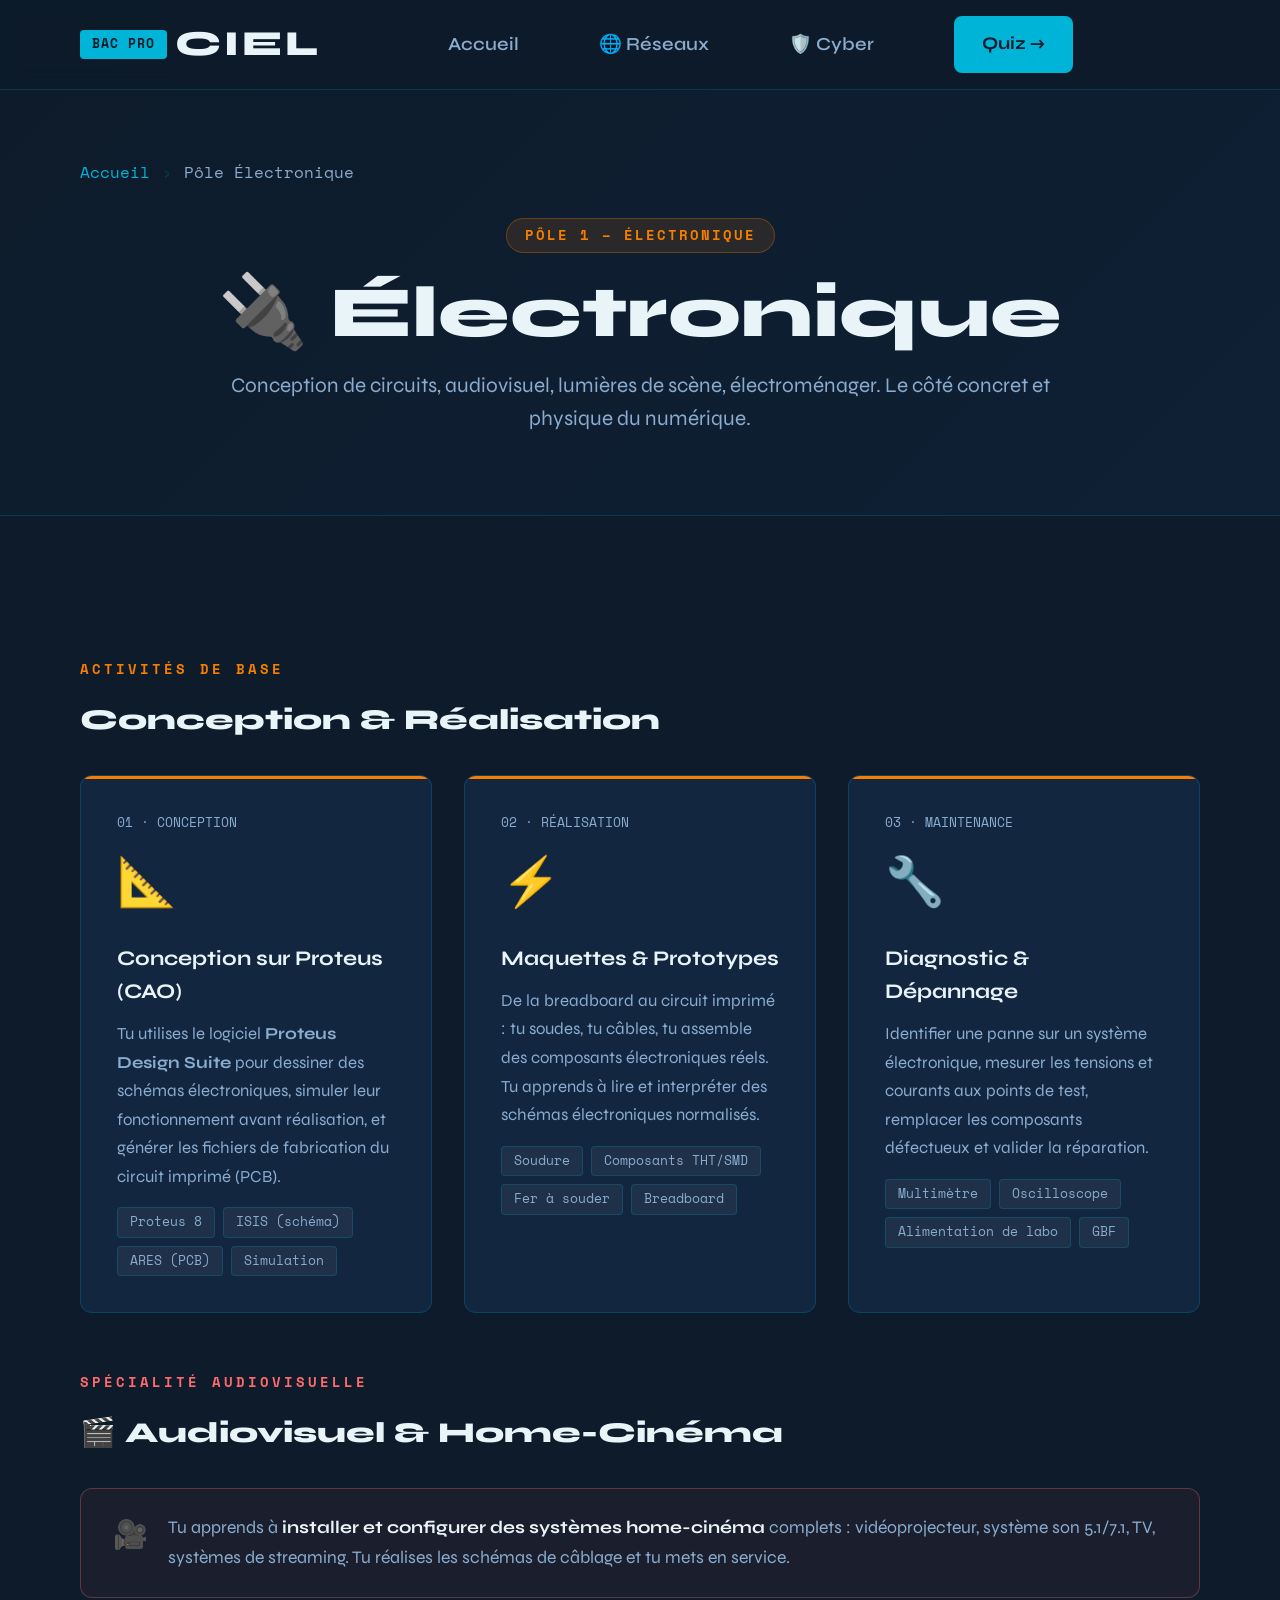
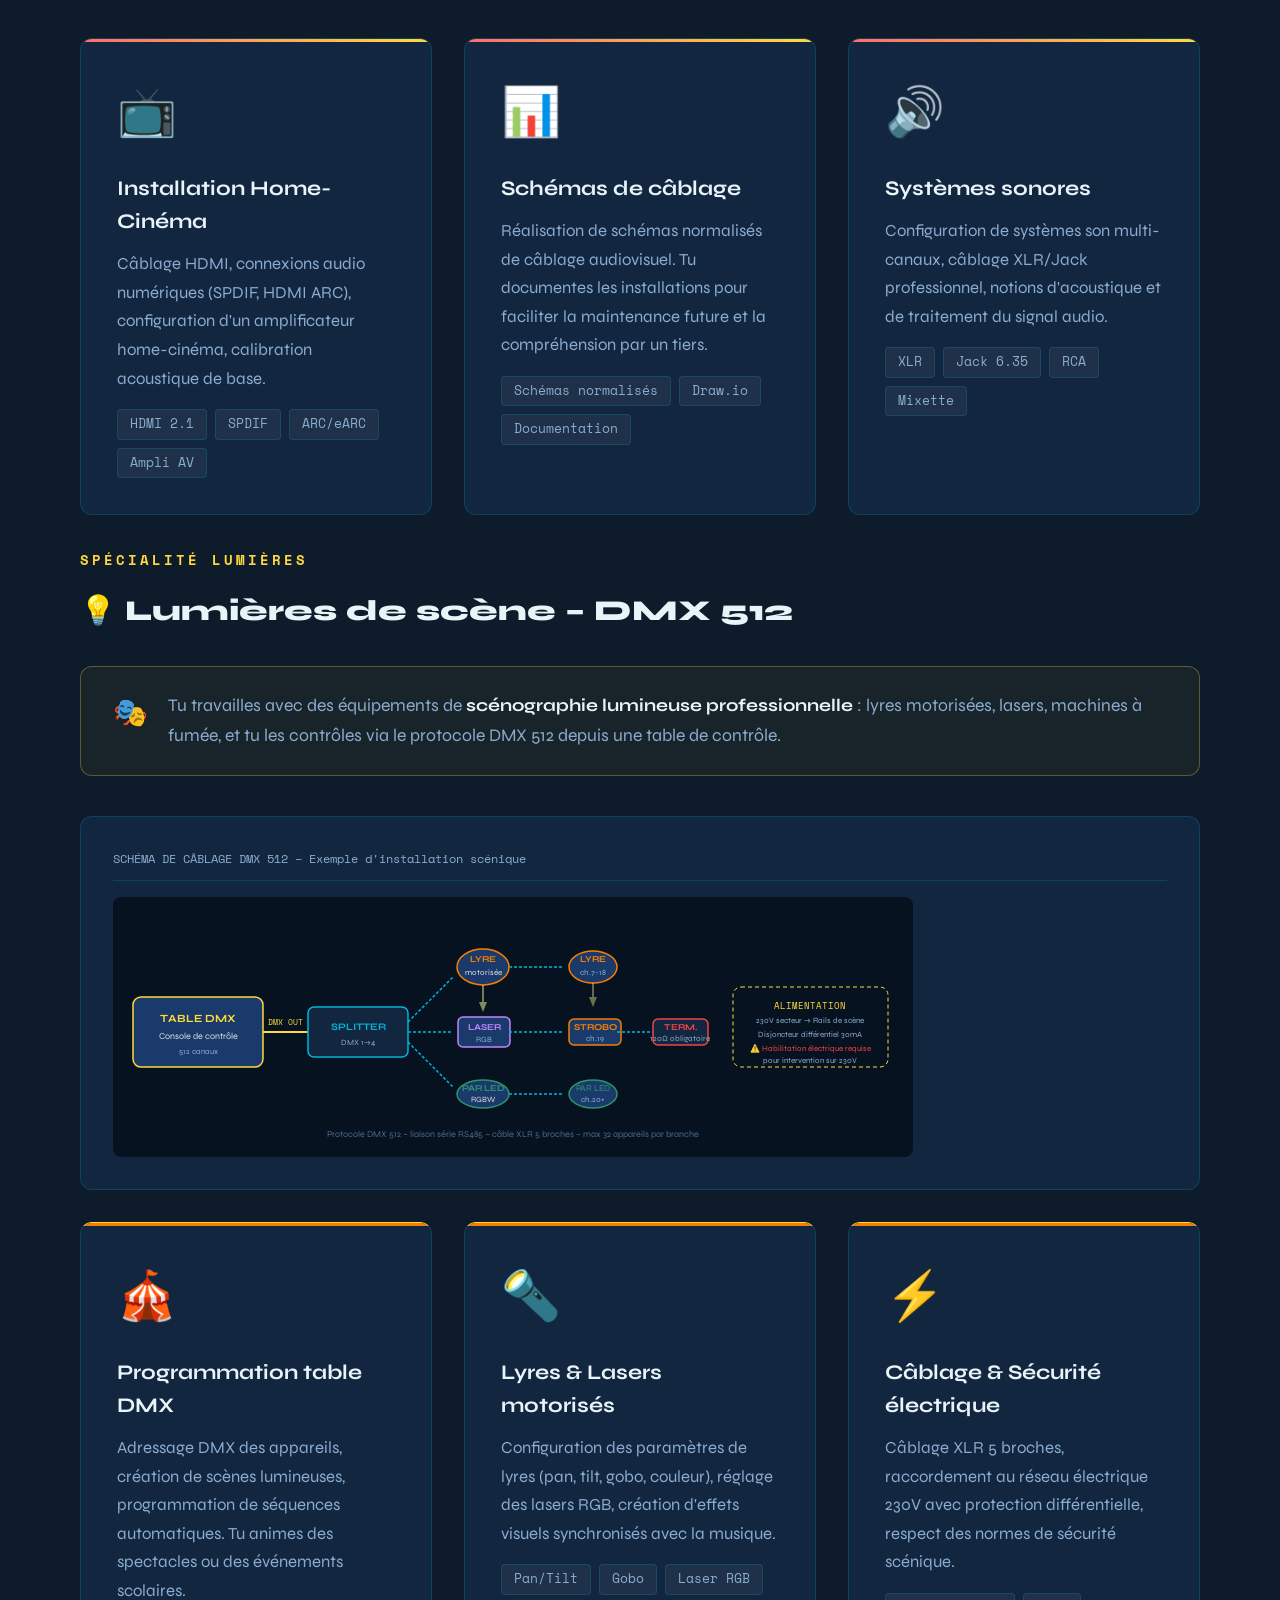
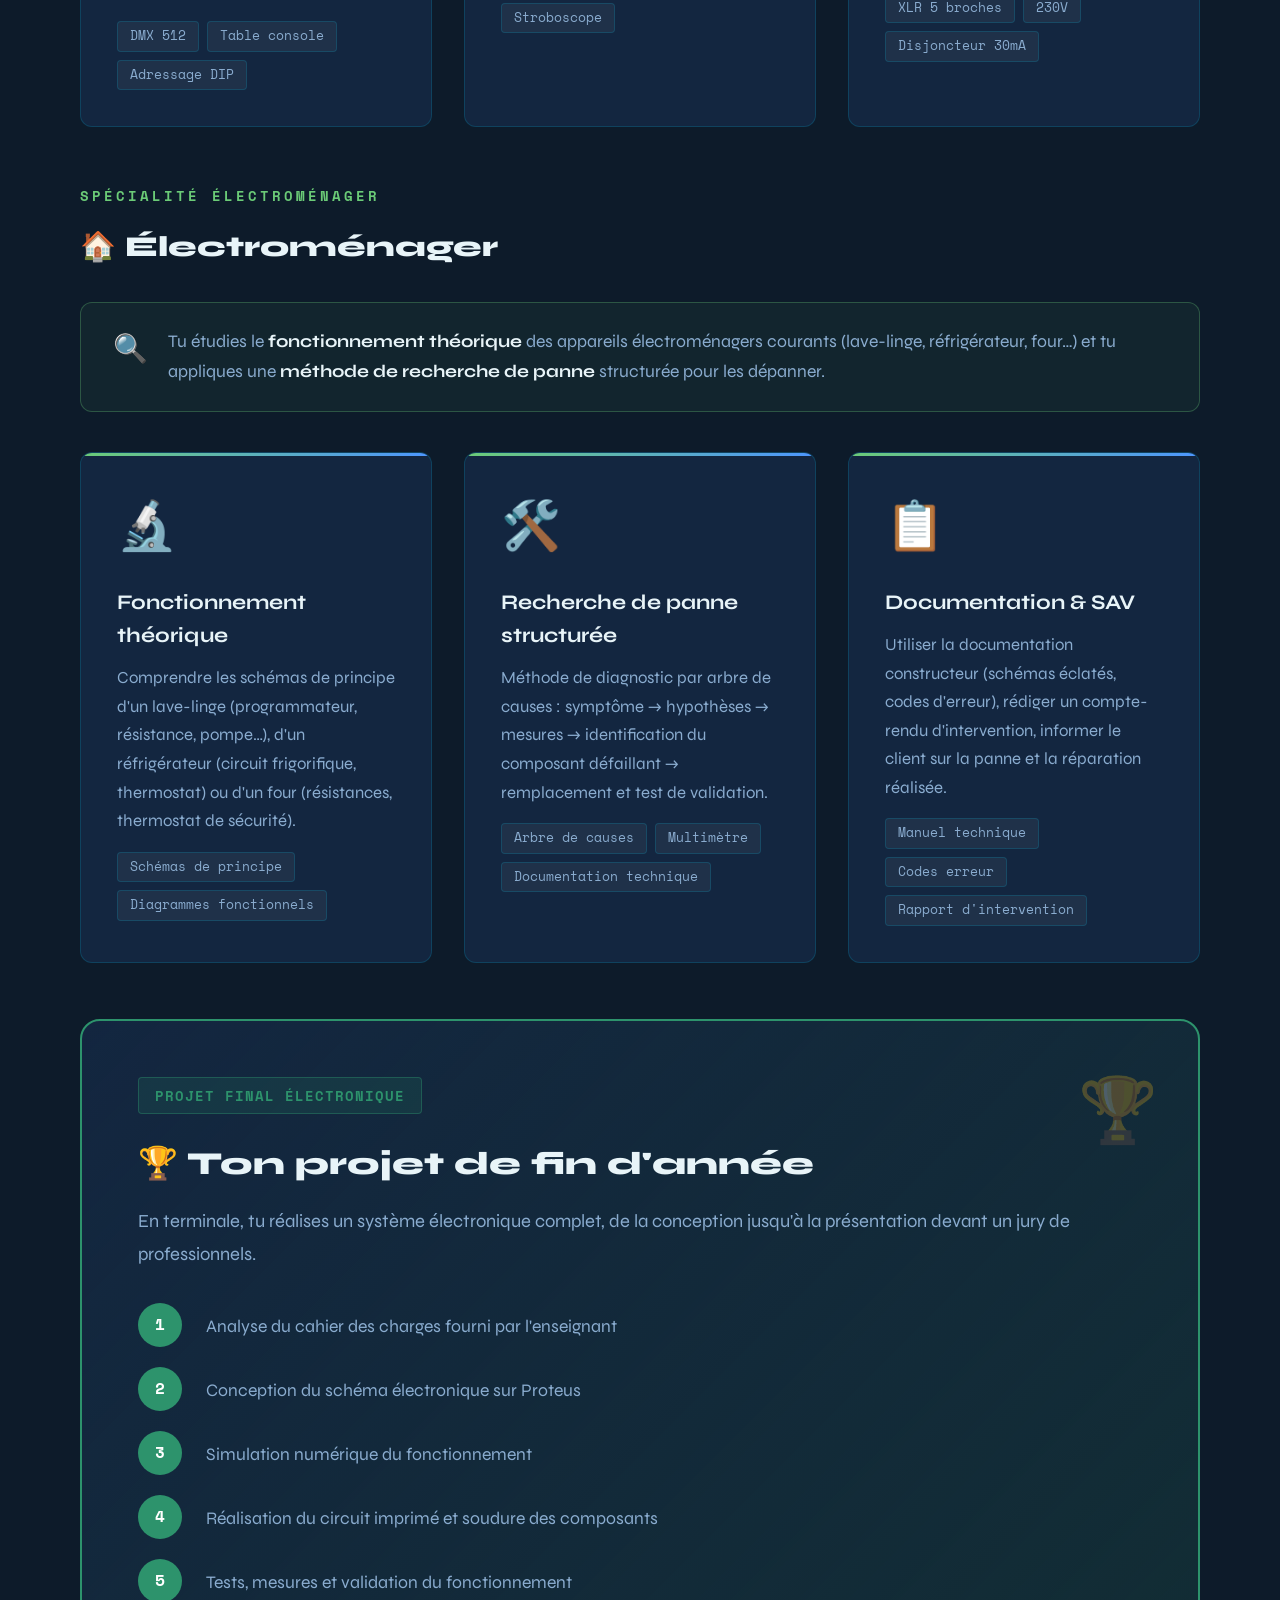
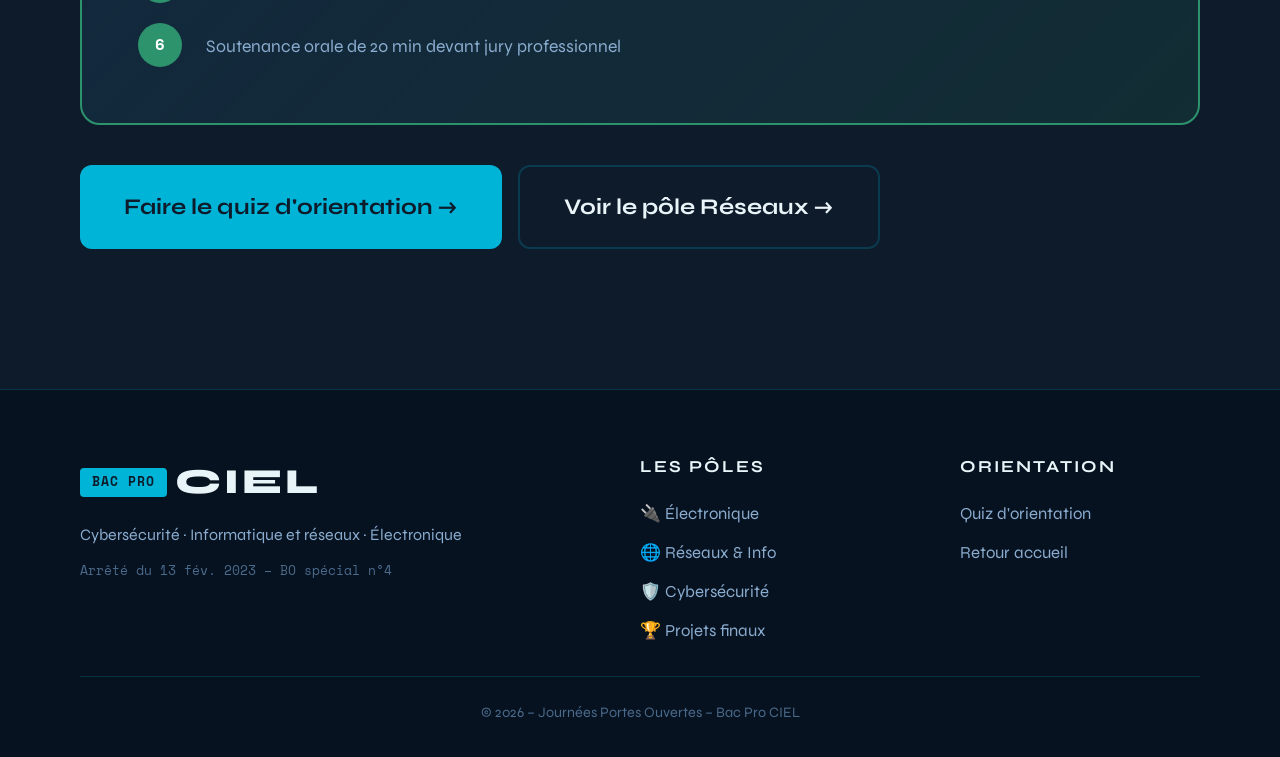
<file: pages/pole-electronique.html>
<!DOCTYPE html>
<html lang="fr">
<head>
  <meta charset="UTF-8"/>
  <meta name="viewport" content="width=device-width, initial-scale=1.0"/>
  <title>Pôle Électronique – Bac Pro CIEL</title>
  <link rel="stylesheet" href="../css/style.css"/>
  <link rel="preconnect" href="https://fonts.googleapis.com"/>
  <link rel="preconnect" href="https://fonts.gstatic.com" crossorigin/>
  <link href="https://fonts.googleapis.com/css2?family=Space+Mono:wght@400;700&family=Syne:wght@400;600;700;800&display=swap" rel="stylesheet"/>
</head>
<body>
  <nav class="nav" id="nav">
    <div class="nav__logo">
      <a href="../index.html" style="display:flex;align-items:center;gap:.5rem;text-decoration:none">
        <span class="nav__badge">BAC PRO</span><span class="nav__name">CIEL</span>
      </a>
    </div>
    <ul class="nav__links" id="nav-links">
      <li><a href="../index.html">Accueil</a></li>
      <li><a href="pole-reseaux.html">🌐 Réseaux</a></li>
      <li><a href="pole-cyber.html">🛡️ Cyber</a></li>
      <li><a href="quiz.html" class="nav__cta">Quiz →</a></li>
    </ul>
    <button class="nav__burger" id="burger" aria-label="Menu">☰</button>
  </nav>

  <!-- HERO PAGE -->
  <div class="page-hero">
    <div class="container">
      <div class="breadcrumb">
        <a href="../index.html">Accueil</a>
        <span class="breadcrumb__sep">›</span>
        <span>Pôle Électronique</span>
      </div>
      <span class="page-hero__tag page-hero__tag--elec">Pôle 1 – Électronique</span>
      <h1 class="page-hero__title">🔌 Électronique</h1>
      <p class="page-hero__sub">Conception de circuits, audiovisuel, lumières de scène, électroménager. Le côté concret et physique du numérique.</p>
    </div>
  </div>

  <!-- CONTENU PRINCIPAL -->
  <section class="section">
    <div class="container">

      <!-- CONCEPTION ELECTRONIQUE -->
      <div class="section__header" style="text-align:left;margin-bottom:2rem">
        <span class="section__tag" style="color:var(--orange)">Activités de base</span>
        <h2 class="section__title" style="font-size:1.8rem">Conception & Réalisation</h2>
      </div>
      <div class="activity-grid" style="margin-bottom:3.5rem">
        <div class="activity-card activity-card--elec">
          <div class="activity-card__num">01 · CONCEPTION</div>
          <div class="activity-card__icon">📐</div>
          <h3 class="activity-card__title">Conception sur Proteus (CAO)</h3>
          <p class="activity-card__text">Tu utilises le logiciel <strong>Proteus Design Suite</strong> pour dessiner des schémas électroniques, simuler leur fonctionnement avant réalisation, et générer les fichiers de fabrication du circuit imprimé (PCB).</p>
          <div class="activity-card__tools"><span>Proteus 8</span><span>ISIS (schéma)</span><span>ARES (PCB)</span><span>Simulation</span></div>
        </div>
        <div class="activity-card activity-card--elec">
          <div class="activity-card__num">02 · RÉALISATION</div>
          <div class="activity-card__icon">⚡</div>
          <h3 class="activity-card__title">Maquettes & Prototypes</h3>
          <p class="activity-card__text">De la breadboard au circuit imprimé : tu soudes, tu câbles, tu assemble des composants électroniques réels. Tu apprends à lire et interpréter des schémas électroniques normalisés.</p>
          <div class="activity-card__tools"><span>Soudure</span><span>Composants THT/SMD</span><span>Fer à souder</span><span>Breadboard</span></div>
        </div>
        <div class="activity-card activity-card--elec">
          <div class="activity-card__num">03 · MAINTENANCE</div>
          <div class="activity-card__icon">🔧</div>
          <h3 class="activity-card__title">Diagnostic & Dépannage</h3>
          <p class="activity-card__text">Identifier une panne sur un système électronique, mesurer les tensions et courants aux points de test, remplacer les composants défectueux et valider la réparation.</p>
          <div class="activity-card__tools"><span>Multimètre</span><span>Oscilloscope</span><span>Alimentation de labo</span><span>GBF</span></div>
        </div>
      </div>

      <!-- AUDIOVISUEL -->
      <div class="section__header" style="text-align:left;margin-bottom:2rem">
        <span class="section__tag" style="color:#ff6b6b">Spécialité audiovisuelle</span>
        <h2 class="section__title" style="font-size:1.8rem">🎬 Audiovisuel & Home-Cinéma</h2>
      </div>
      <div class="info-banner" style="border-color:rgba(255,107,107,.3);background:rgba(255,107,107,.06)">
        <span class="info-banner__icon">🎥</span>
        <p class="info-banner__text">Tu apprends à <strong>installer et configurer des systèmes home-cinéma</strong> complets : vidéoprojecteur, système son 5.1/7.1, TV, systèmes de streaming. Tu réalises les schémas de câblage et tu mets en service.</p>
      </div>
      <div class="activity-grid" style="margin-bottom:2rem">
        <div class="activity-card activity-card--audiovisuel">
          <div class="activity-card__icon">📺</div>
          <h3 class="activity-card__title">Installation Home-Cinéma</h3>
          <p class="activity-card__text">Câblage HDMI, connexions audio numériques (SPDIF, HDMI ARC), configuration d'un amplificateur home-cinéma, calibration acoustique de base.</p>
          <div class="activity-card__tools"><span>HDMI 2.1</span><span>SPDIF</span><span>ARC/eARC</span><span>Ampli AV</span></div>
        </div>
        <div class="activity-card activity-card--audiovisuel">
          <div class="activity-card__icon">📊</div>
          <h3 class="activity-card__title">Schémas de câblage</h3>
          <p class="activity-card__text">Réalisation de schémas normalisés de câblage audiovisuel. Tu documentes les installations pour faciliter la maintenance future et la compréhension par un tiers.</p>
          <div class="activity-card__tools"><span>Schémas normalisés</span><span>Draw.io</span><span>Documentation</span></div>
        </div>
        <div class="activity-card activity-card--audiovisuel">
          <div class="activity-card__icon">🔊</div>
          <h3 class="activity-card__title">Systèmes sonores</h3>
          <p class="activity-card__text">Configuration de systèmes son multi-canaux, câblage XLR/Jack professionnel, notions d'acoustique et de traitement du signal audio.</p>
          <div class="activity-card__tools"><span>XLR</span><span>Jack 6.35</span><span>RCA</span><span>Mixette</span></div>
        </div>
      </div>

      <!-- LUMIERES DE SCENE -->
      <div class="section__header" style="text-align:left;margin-bottom:2rem">
        <span class="section__tag" style="color:#ffd93d">Spécialité lumières</span>
        <h2 class="section__title" style="font-size:1.8rem">💡 Lumières de scène – DMX 512</h2>
      </div>
      <div class="info-banner" style="border-color:rgba(255,217,61,.3);background:rgba(255,217,61,.05)">
        <span class="info-banner__icon">🎭</span>
        <p class="info-banner__text">Tu travailles avec des équipements de <strong>scénographie lumineuse professionnelle</strong> : lyres motorisées, lasers, machines à fumée, et tu les contrôles via le protocole DMX 512 depuis une table de contrôle.</p>
      </div>

      <!-- SCHEMA DMX SVG -->
      <div class="schema-wrap" style="margin-bottom:2rem">
        <p style="font-family:var(--font-mono);font-size:.75rem;color:var(--text-muted);margin-bottom:1rem;padding-bottom:.75rem;border-bottom:1px solid var(--border)">SCHÉMA DE CÂBLAGE DMX 512 – Exemple d'installation scénique</p>
        <svg viewBox="0 0 800 260" xmlns="http://www.w3.org/2000/svg" style="max-width:800px;width:100%">
          <rect width="800" height="260" fill="#071220" rx="8"/>
          <!-- DMX Controller -->
          <rect x="20" y="100" width="130" height="70" rx="8" fill="#1a3a6b" stroke="#ffd93d" stroke-width="1.5"/>
          <text x="85" y="125" text-anchor="middle" fill="#ffd93d" font-family="Syne,sans-serif" font-size="11" font-weight="700">TABLE DMX</text>
          <text x="85" y="142" text-anchor="middle" fill="#e0e0e0" font-family="Syne,sans-serif" font-size="9">Console de contrôle</text>
          <text x="85" y="157" text-anchor="middle" fill="#8aaccf" font-family="Syne,sans-serif" font-size="8">512 canaux</text>
          <!-- Cable DMX out -->
          <line x1="150" y1="135" x2="195" y2="135" stroke="#ffd93d" stroke-width="2"/>
          <text x="172" y="128" text-anchor="middle" fill="#ffd93d" font-family="Space Mono,monospace" font-size="8">DMX OUT</text>
          <!-- Splitter/Distrib -->
          <rect x="195" y="110" width="100" height="50" rx="6" fill="#132640" stroke="#00b4d8" stroke-width="1.5"/>
          <text x="245" y="133" text-anchor="middle" fill="#00b4d8" font-family="Syne,sans-serif" font-size="10" font-weight="700">SPLITTER</text>
          <text x="245" y="148" text-anchor="middle" fill="#8aaccf" font-family="Syne,sans-serif" font-size="8">DMX 1→4</text>
          <!-- Lines out from splitter -->
          <line x1="295" y1="125" x2="340" y2="80" stroke="#00b4d8" stroke-width="1.5" stroke-dasharray="3,2"/>
          <line x1="295" y1="135" x2="340" y2="135" stroke="#00b4d8" stroke-width="1.5" stroke-dasharray="3,2"/>
          <line x1="295" y1="145" x2="340" y2="190" stroke="#00b4d8" stroke-width="1.5" stroke-dasharray="3,2"/>
          <!-- Lyre 1 -->
          <ellipse cx="370" cy="70" rx="26" ry="18" fill="#1a3a6b" stroke="#f77f00" stroke-width="1.5"/>
          <text x="370" y="65" text-anchor="middle" fill="#f77f00" font-family="Syne,sans-serif" font-size="9" font-weight="700">LYRE</text>
          <text x="370" y="78" text-anchor="middle" fill="#e0e0e0" font-family="Syne,sans-serif" font-size="8">motorisée</text>
          <line x1="370" y1="88" x2="370" y2="105" stroke="#ff9" stroke-width="1.5" opacity="0.6"/>
          <polygon points="366,105 374,105 370,115" fill="#ff9" opacity="0.5"/>
          <!-- Laser -->
          <rect x="345" y="120" width="52" height="30" rx="5" fill="#1a3a6b" stroke="#c084fc" stroke-width="1.5"/>
          <text x="371" y="133" text-anchor="middle" fill="#c084fc" font-family="Syne,sans-serif" font-size="9" font-weight="700">LASER</text>
          <text x="371" y="145" text-anchor="middle" fill="#8aaccf" font-family="Syne,sans-serif" font-size="8">RGB</text>
          <!-- PAR LED -->
          <ellipse cx="370" cy="197" rx="26" ry="14" fill="#1a3a6b" stroke="#2d936c" stroke-width="1.5"/>
          <text x="370" y="194" text-anchor="middle" fill="#2d936c" font-family="Syne,sans-serif" font-size="9" font-weight="700">PAR LED</text>
          <text x="370" y="205" text-anchor="middle" fill="#e0e0e0" font-family="Syne,sans-serif" font-size="8">RGBW</text>
          <!-- Daisy chain continuation -->
          <line x1="396" y1="70" x2="450" y2="70" stroke="#00b4d8" stroke-width="1.5" stroke-dasharray="3,2"/>
          <line x1="396" y1="135" x2="450" y2="135" stroke="#00b4d8" stroke-width="1.5" stroke-dasharray="3,2"/>
          <line x1="396" y1="197" x2="450" y2="197" stroke="#00b4d8" stroke-width="1.5" stroke-dasharray="3,2"/>
          <!-- More lyres -->
          <ellipse cx="480" cy="70" rx="24" ry="16" fill="#1a3a6b" stroke="#f77f00" stroke-width="1.5"/>
          <text x="480" y="65" text-anchor="middle" fill="#f77f00" font-family="Syne,sans-serif" font-size="9" font-weight="700">LYRE</text>
          <text x="480" y="78" text-anchor="middle" fill="#8aaccf" font-family="Syne,sans-serif" font-size="8">ch.7-18</text>
          <line x1="480" y1="86" x2="480" y2="100" stroke="#ff9" stroke-width="1.5" opacity="0.5"/>
          <polygon points="476,100 484,100 480,110" fill="#ff9" opacity="0.4"/>
          <rect x="456" y="122" width="52" height="26" rx="5" fill="#1a3a6b" stroke="#f77f00" stroke-width="1.5"/>
          <text x="482" y="133" text-anchor="middle" fill="#f77f00" font-family="Syne,sans-serif" font-size="9" font-weight="700">STROBO</text>
          <text x="482" y="144" text-anchor="middle" fill="#8aaccf" font-family="Syne,sans-serif" font-size="8">ch.19</text>
          <ellipse cx="480" cy="197" rx="24" ry="14" fill="#1a3a6b" stroke="#2d936c" stroke-width="1.5"/>
          <text x="480" y="194" text-anchor="middle" fill="#2d936c" font-family="Syne,sans-serif" font-size="9">PAR LED</text>
          <text x="480" y="205" text-anchor="middle" fill="#8aaccf" font-family="Syne,sans-serif" font-size="8">ch.20+</text>
          <!-- Terminator -->
          <line x1="504" y1="135" x2="540" y2="135" stroke="#00b4d8" stroke-width="1.5" stroke-dasharray="3,2"/>
          <rect x="540" y="122" width="55" height="26" rx="5" fill="#132640" stroke="#ef4444" stroke-width="1.5"/>
          <text x="567" y="133" text-anchor="middle" fill="#ef4444" font-family="Syne,sans-serif" font-size="9" font-weight="700">TERM.</text>
          <text x="567" y="144" text-anchor="middle" fill="#8aaccf" font-family="Syne,sans-serif" font-size="8">120Ω obligatoire</text>
          <!-- Alimentation -->
          <rect x="620" y="90" width="155" height="80" rx="8" fill="#071220" stroke="#ffd93d" stroke-width="1" stroke-dasharray="4,3"/>
          <text x="697" y="112" text-anchor="middle" fill="#ffd93d" font-family="Space Mono,monospace" font-size="9">ALIMENTATION</text>
          <text x="697" y="126" text-anchor="middle" fill="#8aaccf" font-family="Syne,sans-serif" font-size="8">230V secteur → Rails de scène</text>
          <text x="697" y="140" text-anchor="middle" fill="#8aaccf" font-family="Syne,sans-serif" font-size="8">Disjoncteur différentiel 30mA</text>
          <text x="697" y="154" text-anchor="middle" fill="#ef4444" font-family="Syne,sans-serif" font-size="8">⚠️ Habilitation électrique requise</text>
          <text x="697" y="166" text-anchor="middle" fill="#8aaccf" font-family="Syne,sans-serif" font-size="8">pour intervention sur 230V</text>
          <!-- Labels -->
          <text x="400" y="240" text-anchor="middle" fill="#4a6a8a" font-family="Syne,sans-serif" font-size="9">Protocole DMX 512 – liaison série RS485 – câble XLR 5 broches – max 32 appareils par branche</text>
        </svg>
      </div>
      <div class="activity-grid" style="margin-bottom:3.5rem">
        <div class="activity-card activity-card--elec" style="border-top-color:#ffd93d">
          <div class="activity-card__icon">🎪</div>
          <h3 class="activity-card__title">Programmation table DMX</h3>
          <p class="activity-card__text">Adressage DMX des appareils, création de scènes lumineuses, programmation de séquences automatiques. Tu animes des spectacles ou des événements scolaires.</p>
          <div class="activity-card__tools"><span>DMX 512</span><span>Table console</span><span>Adressage DIP</span></div>
        </div>
        <div class="activity-card activity-card--elec" style="border-top-color:#ffd93d">
          <div class="activity-card__icon">🔦</div>
          <h3 class="activity-card__title">Lyres & Lasers motorisés</h3>
          <p class="activity-card__text">Configuration des paramètres de lyres (pan, tilt, gobo, couleur), réglage des lasers RGB, création d'effets visuels synchronisés avec la musique.</p>
          <div class="activity-card__tools"><span>Pan/Tilt</span><span>Gobo</span><span>Laser RGB</span><span>Stroboscope</span></div>
        </div>
        <div class="activity-card activity-card--elec" style="border-top-color:#ffd93d">
          <div class="activity-card__icon">⚡</div>
          <h3 class="activity-card__title">Câblage & Sécurité électrique</h3>
          <p class="activity-card__text">Câblage XLR 5 broches, raccordement au réseau électrique 230V avec protection différentielle, respect des normes de sécurité scénique.</p>
          <div class="activity-card__tools"><span>XLR 5 broches</span><span>230V</span><span>Disjoncteur 30mA</span></div>
        </div>
      </div>

      <!-- ELECTROMENAGER -->
      <div class="section__header" style="text-align:left;margin-bottom:2rem">
        <span class="section__tag" style="color:#6bcb77">Spécialité électroménager</span>
        <h2 class="section__title" style="font-size:1.8rem">🏠 Électroménager</h2>
      </div>
      <div class="info-banner" style="border-color:rgba(107,203,119,.3);background:rgba(107,203,119,.06)">
        <span class="info-banner__icon">🔍</span>
        <p class="info-banner__text">Tu étudies le <strong>fonctionnement théorique</strong> des appareils électroménagers courants (lave-linge, réfrigérateur, four…) et tu appliques une <strong>méthode de recherche de panne</strong> structurée pour les dépanner.</p>
      </div>
      <div class="activity-grid">
        <div class="activity-card activity-card--electro">
          <div class="activity-card__icon">🔬</div>
          <h3 class="activity-card__title">Fonctionnement théorique</h3>
          <p class="activity-card__text">Comprendre les schémas de principe d'un lave-linge (programmateur, résistance, pompe…), d'un réfrigérateur (circuit frigorifique, thermostat) ou d'un four (résistances, thermostat de sécurité).</p>
          <div class="activity-card__tools"><span>Schémas de principe</span><span>Diagrammes fonctionnels</span></div>
        </div>
        <div class="activity-card activity-card--electro">
          <div class="activity-card__icon">🛠️</div>
          <h3 class="activity-card__title">Recherche de panne structurée</h3>
          <p class="activity-card__text">Méthode de diagnostic par arbre de causes : symptôme → hypothèses → mesures → identification du composant défaillant → remplacement et test de validation.</p>
          <div class="activity-card__tools"><span>Arbre de causes</span><span>Multimètre</span><span>Documentation technique</span></div>
        </div>
        <div class="activity-card activity-card--electro">
          <div class="activity-card__icon">📋</div>
          <h3 class="activity-card__title">Documentation & SAV</h3>
          <p class="activity-card__text">Utiliser la documentation constructeur (schémas éclatés, codes d'erreur), rédiger un compte-rendu d'intervention, informer le client sur la panne et la réparation réalisée.</p>
          <div class="activity-card__tools"><span>Manuel technique</span><span>Codes erreur</span><span>Rapport d'intervention</span></div>
        </div>
      </div>

      <!-- PROJET FINAL -->
      <div class="projet-final-card" style="margin-top:3.5rem">
        <span class="projet-final-card__tag">PROJET FINAL ÉLECTRONIQUE</span>
        <h3 class="projet-final-card__title">🏆 Ton projet de fin d'année</h3>
        <p class="projet-final-card__text">En terminale, tu réalises un système électronique complet, de la conception jusqu'à la présentation devant un jury de professionnels.</p>
        <div class="projet-final-card__steps">
          <div class="step"><div class="step__num">1</div><p class="step__text">Analyse du cahier des charges fourni par l'enseignant</p></div>
          <div class="step"><div class="step__num">2</div><p class="step__text">Conception du schéma électronique sur Proteus</p></div>
          <div class="step"><div class="step__num">3</div><p class="step__text">Simulation numérique du fonctionnement</p></div>
          <div class="step"><div class="step__num">4</div><p class="step__text">Réalisation du circuit imprimé et soudure des composants</p></div>
          <div class="step"><div class="step__num">5</div><p class="step__text">Tests, mesures et validation du fonctionnement</p></div>
          <div class="step"><div class="step__num">6</div><p class="step__text">Soutenance orale de 20 min devant jury professionnel</p></div>
        </div>
      </div>

      <div style="display:flex;gap:1rem;flex-wrap:wrap;margin-top:2.5rem">
        <a href="quiz.html" class="btn btn--primary">Faire le quiz d'orientation →</a>
        <a href="pole-reseaux.html" class="btn btn--ghost">Voir le pôle Réseaux →</a>
      </div>
    </div>
  </section>

  <footer class="footer">
    <div class="container">
      <div class="footer__grid">
        <div class="footer__brand">
          <div style="display:flex;align-items:center;gap:.5rem;margin-bottom:.75rem"><span class="nav__badge">BAC PRO</span><span class="nav__name">CIEL</span></div>
          <p>Cybersécurité · Informatique et réseaux · Électronique</p>
          <p class="footer__ref">Arrêté du 13 fév. 2023 – BO spécial n°4</p>
        </div>
        <div class="footer__links">
          <h4>Les pôles</h4>
          <ul>
            <li><a href="pole-electronique.html">🔌 Électronique</a></li>
            <li><a href="pole-reseaux.html">🌐 Réseaux &amp; Info</a></li>
            <li><a href="pole-cyber.html">🛡️ Cybersécurité</a></li>
            <li><a href="projets.html">🏆 Projets finaux</a></li>
          </ul>
        </div>
        <div class="footer__links">
          <h4>Orientation</h4>
          <ul>
            <li><a href="quiz.html">Quiz d'orientation</a></li>
            <li><a href="../index.html">Retour accueil</a></li>
          </ul>
        </div>
      </div>
      <div class="footer__bottom"><p>© 2026 – Journées Portes Ouvertes – Bac Pro CIEL</p></div>
    </div>
  </footer>
  <script src="../js/main.js"></script>
</body>
</html>
</file>
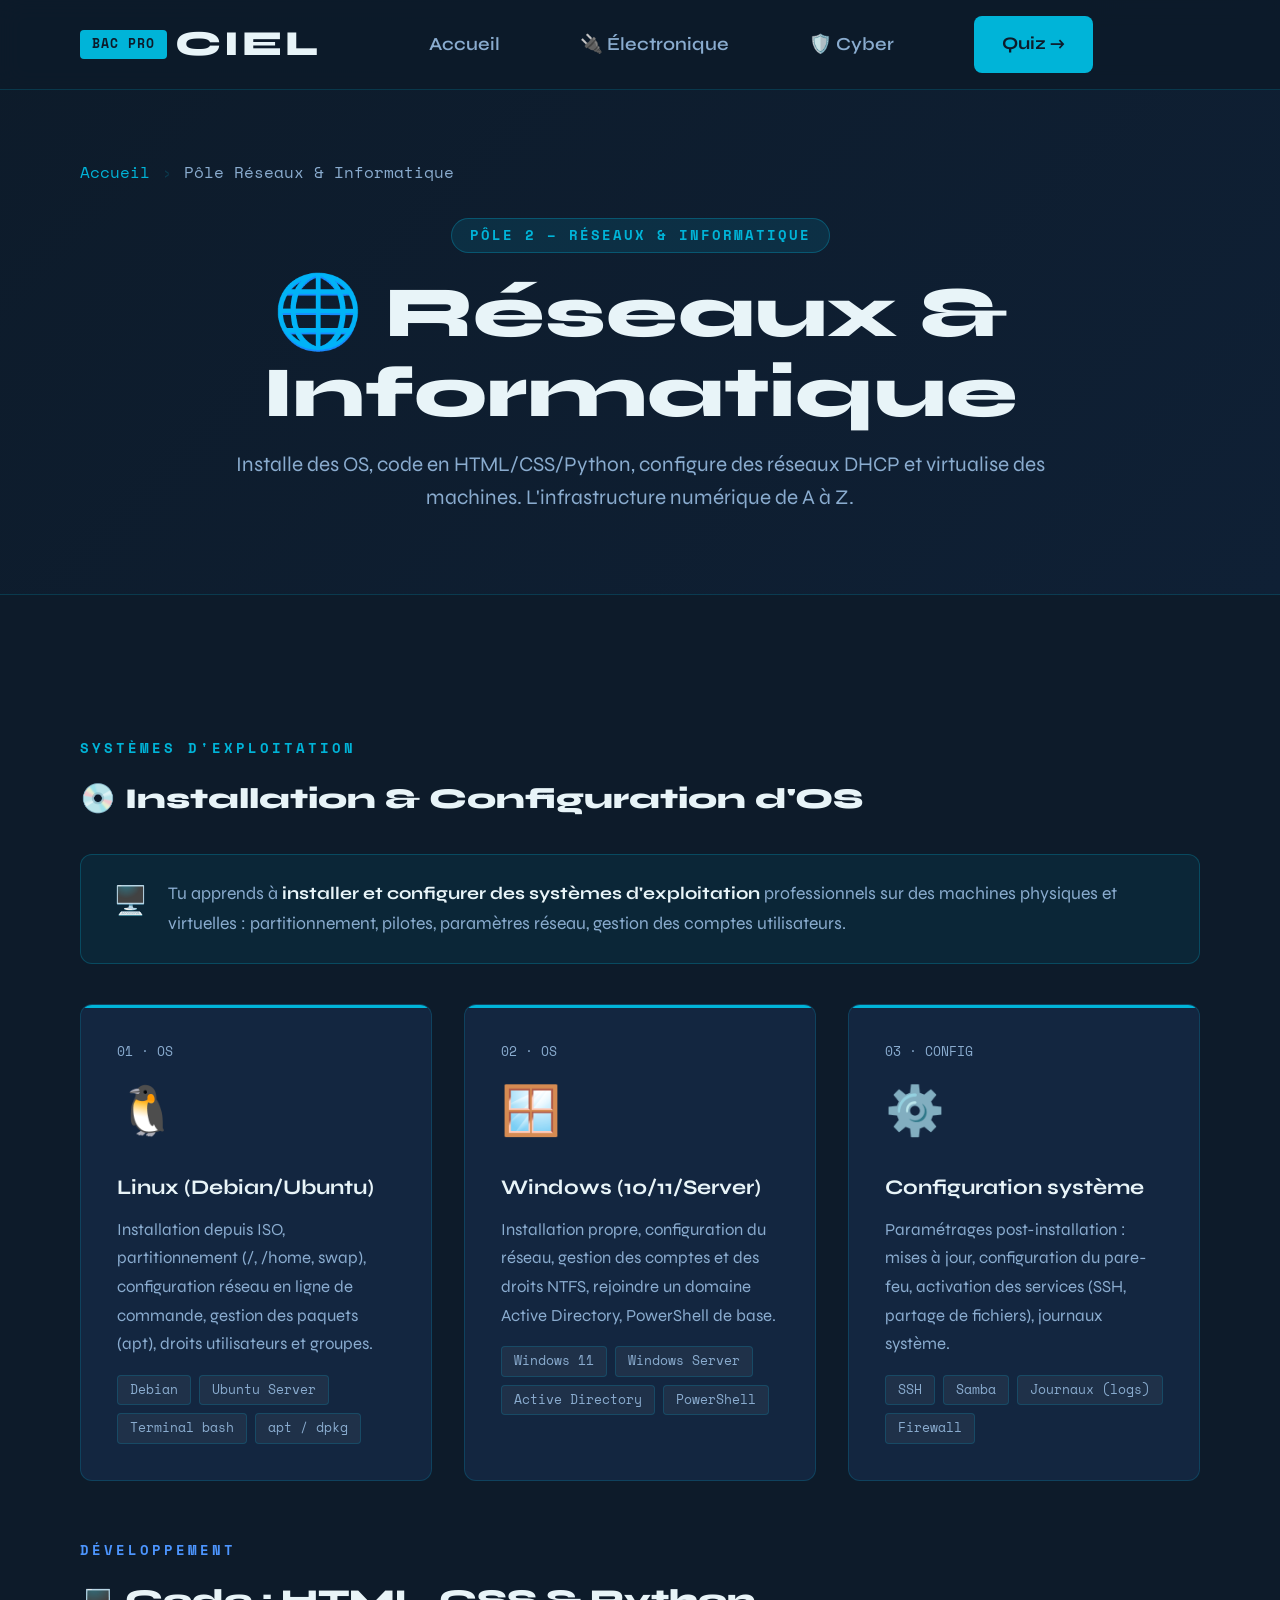
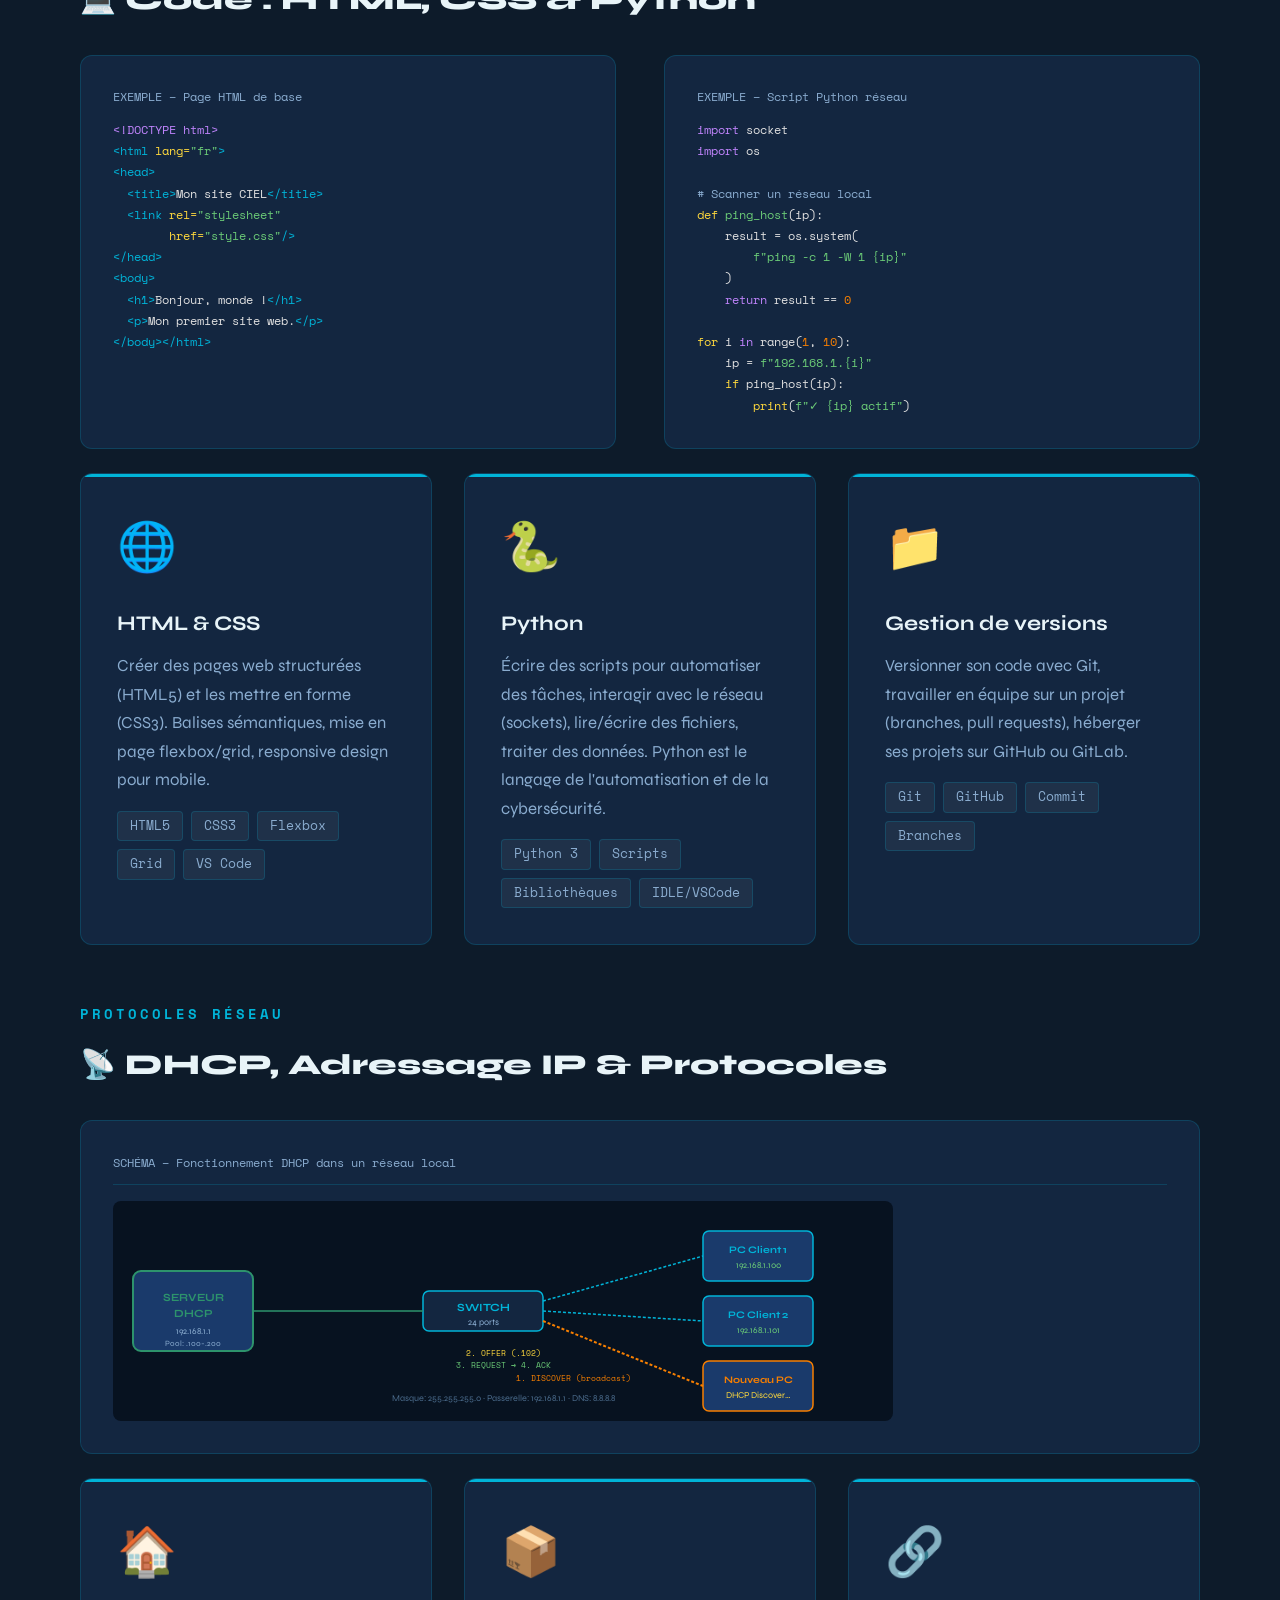
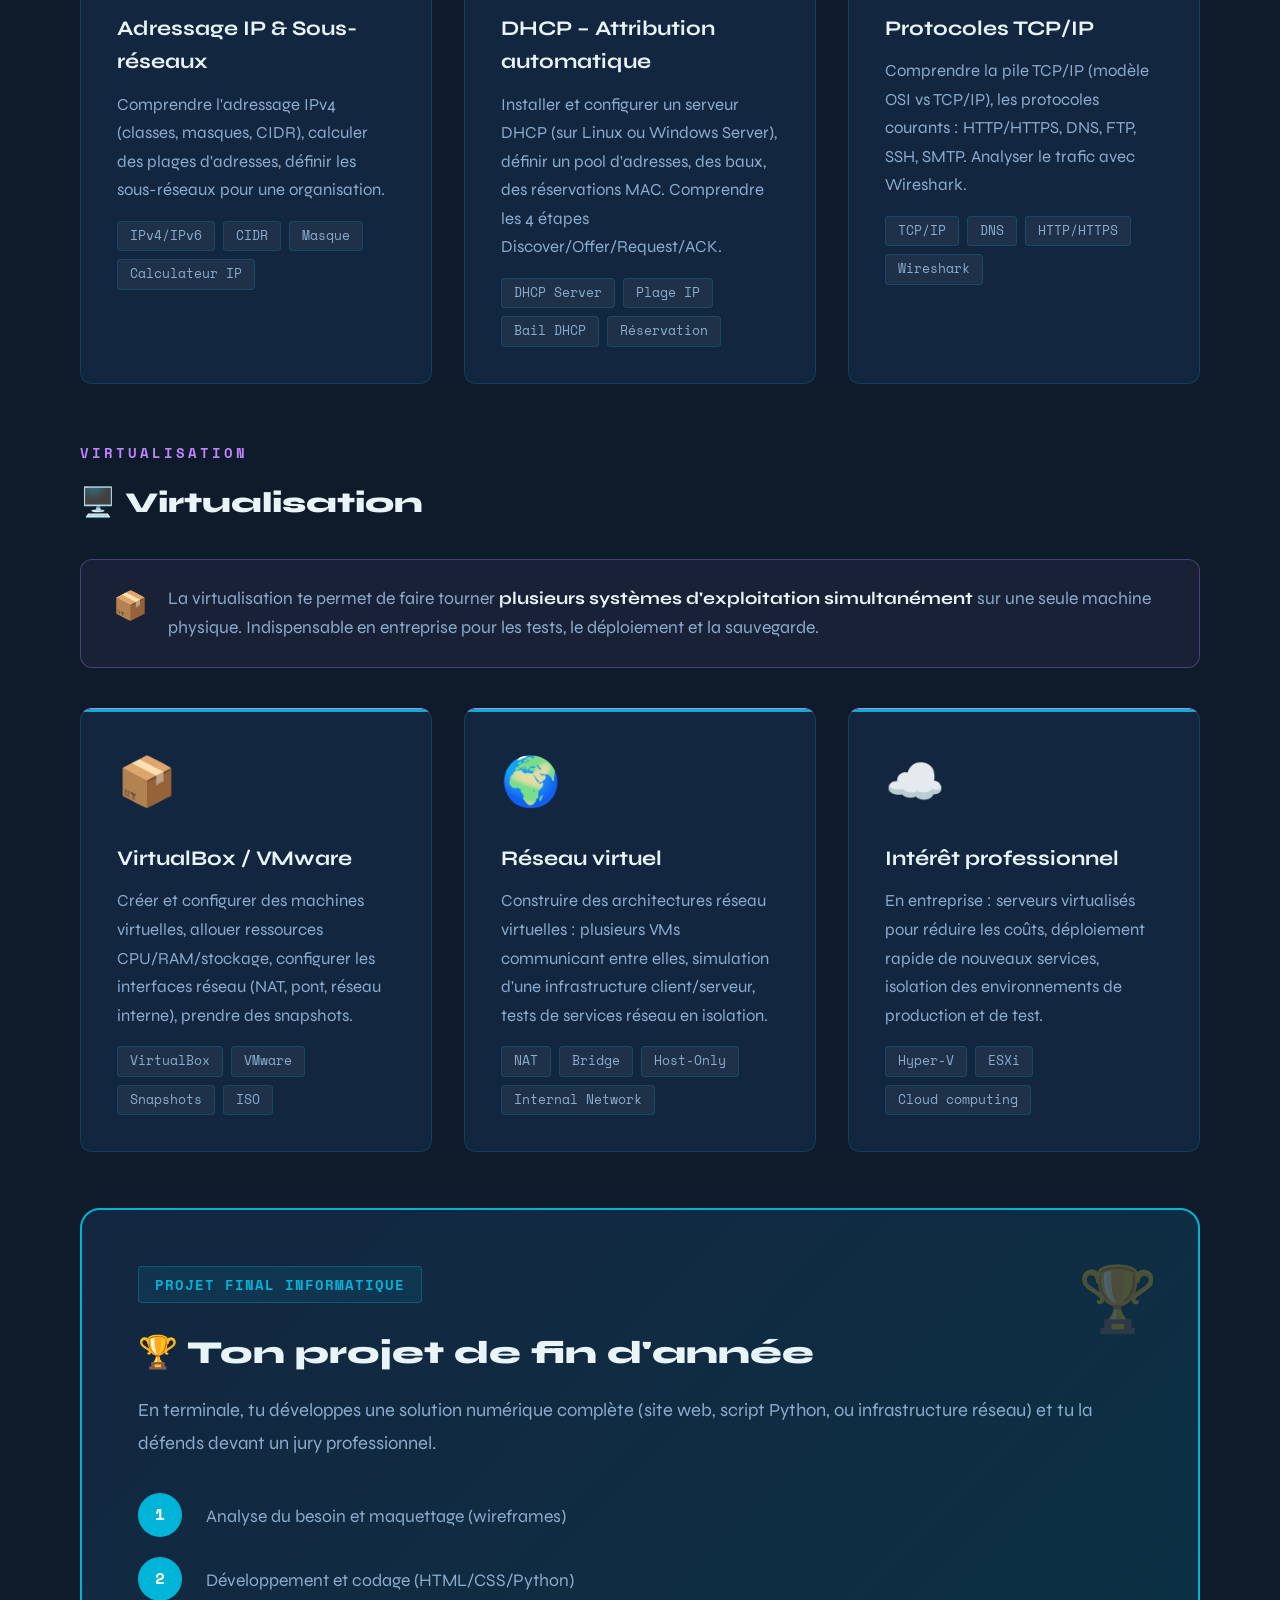
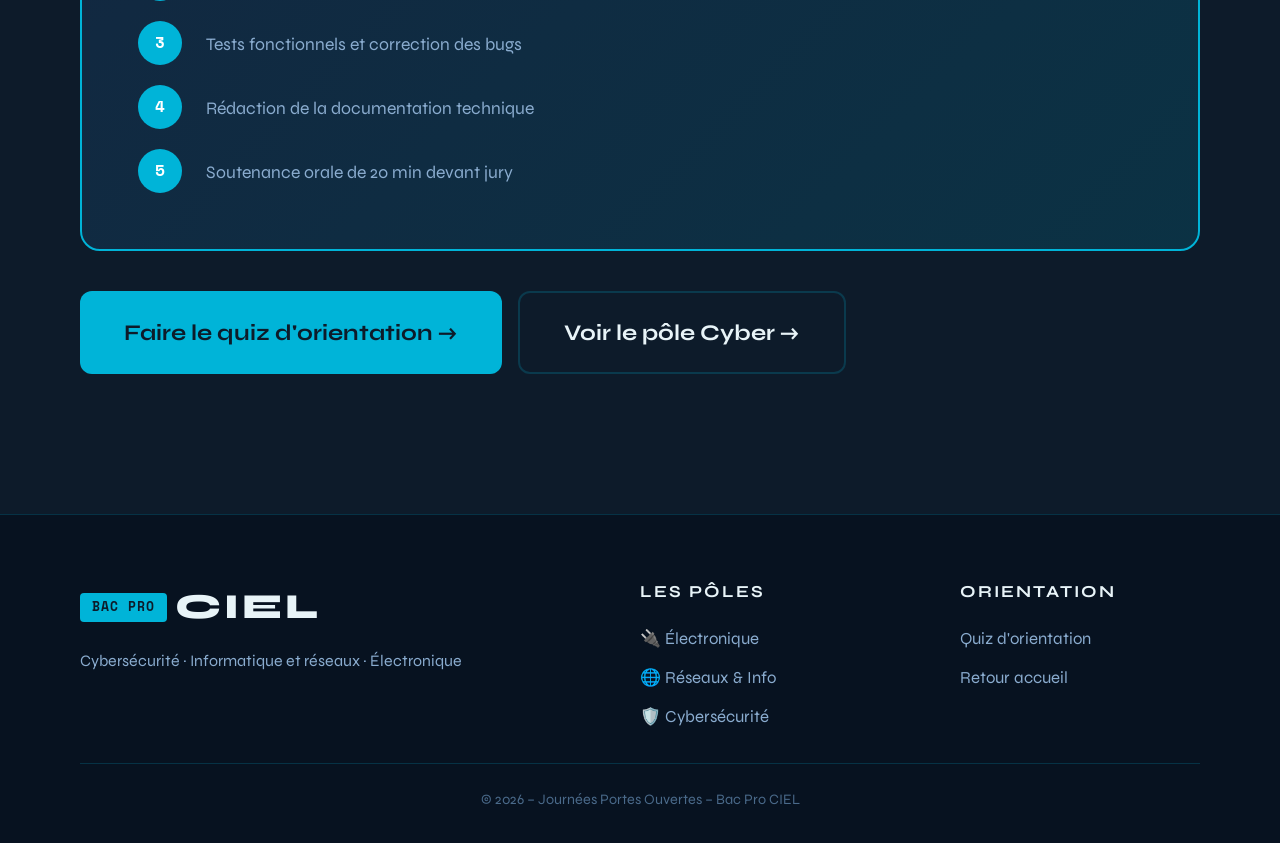
<file: pages/pole-reseaux.html>
<!DOCTYPE html>
<html lang="fr">
<head>
  <meta charset="UTF-8"/>
  <meta name="viewport" content="width=device-width, initial-scale=1.0"/>
  <title>Pôle Réseaux & Informatique – Bac Pro CIEL</title>
  <link rel="stylesheet" href="../css/style.css"/>
  <link rel="preconnect" href="https://fonts.googleapis.com"/>
  <link rel="preconnect" href="https://fonts.gstatic.com" crossorigin/>
  <link href="https://fonts.googleapis.com/css2?family=Space+Mono:wght@400;700&family=Syne:wght@400;600;700;800&display=swap" rel="stylesheet"/>
</head>
<body>
  <nav class="nav" id="nav">
    <div class="nav__logo">
      <a href="../index.html" style="display:flex;align-items:center;gap:.5rem;text-decoration:none">
        <span class="nav__badge">BAC PRO</span><span class="nav__name">CIEL</span>
      </a>
    </div>
    <ul class="nav__links" id="nav-links">
      <li><a href="../index.html">Accueil</a></li>
      <li><a href="pole-electronique.html">🔌 Électronique</a></li>
      <li><a href="pole-cyber.html">🛡️ Cyber</a></li>
      <li><a href="quiz.html" class="nav__cta">Quiz →</a></li>
    </ul>
    <button class="nav__burger" id="burger" aria-label="Menu">☰</button>
  </nav>

  <div class="page-hero">
    <div class="container">
      <div class="breadcrumb">
        <a href="../index.html">Accueil</a>
        <span class="breadcrumb__sep">›</span>
        <span>Pôle Réseaux & Informatique</span>
      </div>
      <span class="page-hero__tag page-hero__tag--net">Pôle 2 – Réseaux & Informatique</span>
      <h1 class="page-hero__title">🌐 Réseaux & Informatique</h1>
      <p class="page-hero__sub">Installe des OS, code en HTML/CSS/Python, configure des réseaux DHCP et virtualise des machines. L'infrastructure numérique de A à Z.</p>
    </div>
  </div>

  <section class="section">
    <div class="container">

      <!-- OS & SYSTEMES -->
      <div class="section__header" style="text-align:left;margin-bottom:2rem">
        <span class="section__tag" style="color:var(--cyan)">Systèmes d'exploitation</span>
        <h2 class="section__title" style="font-size:1.8rem">💿 Installation & Configuration d'OS</h2>
      </div>
      <div class="info-banner">
        <span class="info-banner__icon">🖥️</span>
        <p class="info-banner__text">Tu apprends à <strong>installer et configurer des systèmes d'exploitation</strong> professionnels sur des machines physiques et virtuelles : partitionnement, pilotes, paramètres réseau, gestion des comptes utilisateurs.</p>
      </div>
      <div class="activity-grid" style="margin-bottom:3.5rem">
        <div class="activity-card activity-card--net">
          <div class="activity-card__num">01 · OS</div>
          <div class="activity-card__icon">🐧</div>
          <h3 class="activity-card__title">Linux (Debian/Ubuntu)</h3>
          <p class="activity-card__text">Installation depuis ISO, partitionnement (/, /home, swap), configuration réseau en ligne de commande, gestion des paquets (apt), droits utilisateurs et groupes.</p>
          <div class="activity-card__tools"><span>Debian</span><span>Ubuntu Server</span><span>Terminal bash</span><span>apt / dpkg</span></div>
        </div>
        <div class="activity-card activity-card--net">
          <div class="activity-card__num">02 · OS</div>
          <div class="activity-card__icon">🪟</div>
          <h3 class="activity-card__title">Windows (10/11/Server)</h3>
          <p class="activity-card__text">Installation propre, configuration du réseau, gestion des comptes et des droits NTFS, rejoindre un domaine Active Directory, PowerShell de base.</p>
          <div class="activity-card__tools"><span>Windows 11</span><span>Windows Server</span><span>Active Directory</span><span>PowerShell</span></div>
        </div>
        <div class="activity-card activity-card--net">
          <div class="activity-card__num">03 · CONFIG</div>
          <div class="activity-card__icon">⚙️</div>
          <h3 class="activity-card__title">Configuration système</h3>
          <p class="activity-card__text">Paramétrages post-installation : mises à jour, configuration du pare-feu, activation des services (SSH, partage de fichiers), journaux système.</p>
          <div class="activity-card__tools"><span>SSH</span><span>Samba</span><span>Journaux (logs)</span><span>Firewall</span></div>
        </div>
      </div>

      <!-- CODE -->
      <div class="section__header" style="text-align:left;margin-bottom:2rem">
        <span class="section__tag" style="color:#4d96ff">Développement</span>
        <h2 class="section__title" style="font-size:1.8rem">💻 Code : HTML, CSS & Python</h2>
      </div>
      <!-- Code example blocks -->
      <div class="two-col" style="margin-bottom:1.5rem">
        <div class="schema-wrap">
          <p style="font-family:var(--font-mono);font-size:.72rem;color:var(--text-muted);margin-bottom:.75rem">EXEMPLE – Page HTML de base</p>
          <pre style="font-family:var(--font-mono);font-size:.78rem;color:#e0e0e0;line-height:1.7;overflow-x:auto"><span style="color:#c084fc">&lt;!DOCTYPE html&gt;</span>
<span style="color:#00b4d8">&lt;html</span> <span style="color:#ffd93d">lang=</span><span style="color:#6bcb77">"fr"</span><span style="color:#00b4d8">&gt;</span>
<span style="color:#00b4d8">&lt;head&gt;</span>
  <span style="color:#00b4d8">&lt;title&gt;</span>Mon site CIEL<span style="color:#00b4d8">&lt;/title&gt;</span>
  <span style="color:#00b4d8">&lt;link</span> <span style="color:#ffd93d">rel=</span><span style="color:#6bcb77">"stylesheet"</span>
        <span style="color:#ffd93d">href=</span><span style="color:#6bcb77">"style.css"</span><span style="color:#00b4d8">/&gt;</span>
<span style="color:#00b4d8">&lt;/head&gt;</span>
<span style="color:#00b4d8">&lt;body&gt;</span>
  <span style="color:#00b4d8">&lt;h1&gt;</span>Bonjour, monde !<span style="color:#00b4d8">&lt;/h1&gt;</span>
  <span style="color:#00b4d8">&lt;p&gt;</span>Mon premier site web.<span style="color:#00b4d8">&lt;/p&gt;</span>
<span style="color:#00b4d8">&lt;/body&gt;&lt;/html&gt;</span></pre>
        </div>
        <div class="schema-wrap">
          <p style="font-family:var(--font-mono);font-size:.72rem;color:var(--text-muted);margin-bottom:.75rem">EXEMPLE – Script Python réseau</p>
          <pre style="font-family:var(--font-mono);font-size:.78rem;color:#e0e0e0;line-height:1.7;overflow-x:auto"><span style="color:#c084fc">import</span> socket
<span style="color:#c084fc">import</span> os

<span style="color:#8aaccf"># Scanner un réseau local</span>
<span style="color:#ffd93d">def</span> <span style="color:#6bcb77">ping_host</span>(ip):
    result = os.system(
        <span style="color:#6bcb77">f"ping -c 1 -W 1 {ip}"</span>
    )
    <span style="color:#c084fc">return</span> result == <span style="color:#f77f00">0</span>

<span style="color:#ffd93d">for</span> i <span style="color:#c084fc">in</span> range(<span style="color:#f77f00">1</span>, <span style="color:#f77f00">10</span>):
    ip = <span style="color:#6bcb77">f"192.168.1.{i}"</span>
    <span style="color:#ffd93d">if</span> ping_host(ip):
        <span style="color:#ffd93d">print</span>(<span style="color:#6bcb77">f"✓ {ip} actif"</span>)</pre>
        </div>
      </div>
      <div class="activity-grid" style="margin-bottom:3.5rem">
        <div class="activity-card activity-card--net">
          <div class="activity-card__icon">🌐</div>
          <h3 class="activity-card__title">HTML & CSS</h3>
          <p class="activity-card__text">Créer des pages web structurées (HTML5) et les mettre en forme (CSS3). Balises sémantiques, mise en page flexbox/grid, responsive design pour mobile.</p>
          <div class="activity-card__tools"><span>HTML5</span><span>CSS3</span><span>Flexbox</span><span>Grid</span><span>VS Code</span></div>
        </div>
        <div class="activity-card activity-card--net">
          <div class="activity-card__icon">🐍</div>
          <h3 class="activity-card__title">Python</h3>
          <p class="activity-card__text">Écrire des scripts pour automatiser des tâches, interagir avec le réseau (sockets), lire/écrire des fichiers, traiter des données. Python est le langage de l'automatisation et de la cybersécurité.</p>
          <div class="activity-card__tools"><span>Python 3</span><span>Scripts</span><span>Bibliothèques</span><span>IDLE/VSCode</span></div>
        </div>
        <div class="activity-card activity-card--net">
          <div class="activity-card__icon">📁</div>
          <h3 class="activity-card__title">Gestion de versions</h3>
          <p class="activity-card__text">Versionner son code avec Git, travailler en équipe sur un projet (branches, pull requests), héberger ses projets sur GitHub ou GitLab.</p>
          <div class="activity-card__tools"><span>Git</span><span>GitHub</span><span>Commit</span><span>Branches</span></div>
        </div>
      </div>

      <!-- DHCP / IP -->
      <div class="section__header" style="text-align:left;margin-bottom:2rem">
        <span class="section__tag" style="color:var(--cyan)">Protocoles réseau</span>
        <h2 class="section__title" style="font-size:1.8rem">📡 DHCP, Adressage IP & Protocoles</h2>
      </div>
      <!-- Schema reseau SVG -->
      <div class="schema-wrap" style="margin-bottom:1.5rem">
        <p style="font-family:var(--font-mono);font-size:.75rem;color:var(--text-muted);margin-bottom:1rem;padding-bottom:.75rem;border-bottom:1px solid var(--border)">SCHÉMA – Fonctionnement DHCP dans un réseau local</p>
        <svg viewBox="0 0 780 220" xmlns="http://www.w3.org/2000/svg" style="max-width:780px;width:100%">
          <rect width="780" height="220" fill="#071220" rx="8"/>
          <!-- Serveur DHCP -->
          <rect x="20" y="70" width="120" height="80" rx="8" fill="#1a3a6b" stroke="#2d936c" stroke-width="2"/>
          <text x="80" y="100" text-anchor="middle" fill="#2d936c" font-family="Syne,sans-serif" font-size="11" font-weight="700">SERVEUR</text>
          <text x="80" y="116" text-anchor="middle" fill="#2d936c" font-family="Syne,sans-serif" font-size="11" font-weight="700">DHCP</text>
          <text x="80" y="133" text-anchor="middle" fill="#8aaccf" font-family="Syne,sans-serif" font-size="9">192.168.1.1</text>
          <text x="80" y="145" text-anchor="middle" fill="#8aaccf" font-family="Syne,sans-serif" font-size="8">Pool: .100-.200</text>
          <!-- Switch -->
          <rect x="310" y="90" width="120" height="40" rx="6" fill="#132640" stroke="#00b4d8" stroke-width="1.5"/>
          <text x="370" y="110" text-anchor="middle" fill="#00b4d8" font-family="Syne,sans-serif" font-size="11" font-weight="700">SWITCH</text>
          <text x="370" y="124" text-anchor="middle" fill="#8aaccf" font-family="Syne,sans-serif" font-size="9">24 ports</text>
          <!-- Clients -->
          <rect x="590" y="30" width="110" height="50" rx="6" fill="#1a3a6b" stroke="#00b4d8" stroke-width="1.5"/>
          <text x="645" y="52" text-anchor="middle" fill="#00b4d8" font-family="Syne,sans-serif" font-size="10" font-weight="700">PC Client 1</text>
          <text x="645" y="67" text-anchor="middle" fill="#6bcb77" font-family="Syne,sans-serif" font-size="9">192.168.1.100</text>
          <rect x="590" y="95" width="110" height="50" rx="6" fill="#1a3a6b" stroke="#00b4d8" stroke-width="1.5"/>
          <text x="645" y="117" text-anchor="middle" fill="#00b4d8" font-family="Syne,sans-serif" font-size="10" font-weight="700">PC Client 2</text>
          <text x="645" y="132" text-anchor="middle" fill="#6bcb77" font-family="Syne,sans-serif" font-size="9">192.168.1.101</text>
          <rect x="590" y="160" width="110" height="50" rx="6" fill="#1a3a6b" stroke="#f77f00" stroke-width="1.5"/>
          <text x="645" y="182" text-anchor="middle" fill="#f77f00" font-family="Syne,sans-serif" font-size="10" font-weight="700">Nouveau PC</text>
          <text x="645" y="197" text-anchor="middle" fill="#ffd93d" font-family="Syne,sans-serif" font-size="9">DHCP Discover…</text>
          <!-- Lines -->
          <line x1="140" y1="110" x2="310" y2="110" stroke="#2d936c" stroke-width="1.5"/>
          <line x1="430" y1="100" x2="590" y2="55" stroke="#00b4d8" stroke-width="1.5" stroke-dasharray="3,2"/>
          <line x1="430" y1="110" x2="590" y2="120" stroke="#00b4d8" stroke-width="1.5" stroke-dasharray="3,2"/>
          <line x1="430" y1="120" x2="590" y2="185" stroke="#f77f00" stroke-width="2" stroke-dasharray="3,2"/>
          <!-- DHCP steps -->
          <text x="460" y="180" text-anchor="middle" fill="#f77f00" font-family="Space Mono,monospace" font-size="8">1. DISCOVER (broadcast)</text>
          <text x="390" y="155" text-anchor="middle" fill="#ffd93d" font-family="Space Mono,monospace" font-size="8">2. OFFER (.102)</text>
          <text x="390" y="167" text-anchor="middle" fill="#6bcb77" font-family="Space Mono,monospace" font-size="8">3. REQUEST → 4. ACK</text>
          <text x="390" y="200" text-anchor="middle" fill="#4a6a8a" font-family="Syne,sans-serif" font-size="9">Masque: 255.255.255.0 · Passerelle: 192.168.1.1 · DNS: 8.8.8.8</text>
        </svg>
      </div>
      <div class="activity-grid" style="margin-bottom:3.5rem">
        <div class="activity-card activity-card--net">
          <div class="activity-card__icon">🏠</div>
          <h3 class="activity-card__title">Adressage IP & Sous-réseaux</h3>
          <p class="activity-card__text">Comprendre l'adressage IPv4 (classes, masques, CIDR), calculer des plages d'adresses, définir les sous-réseaux pour une organisation.</p>
          <div class="activity-card__tools"><span>IPv4/IPv6</span><span>CIDR</span><span>Masque</span><span>Calculateur IP</span></div>
        </div>
        <div class="activity-card activity-card--net">
          <div class="activity-card__icon">📦</div>
          <h3 class="activity-card__title">DHCP – Attribution automatique</h3>
          <p class="activity-card__text">Installer et configurer un serveur DHCP (sur Linux ou Windows Server), définir un pool d'adresses, des baux, des réservations MAC. Comprendre les 4 étapes Discover/Offer/Request/ACK.</p>
          <div class="activity-card__tools"><span>DHCP Server</span><span>Plage IP</span><span>Bail DHCP</span><span>Réservation</span></div>
        </div>
        <div class="activity-card activity-card--net">
          <div class="activity-card__icon">🔗</div>
          <h3 class="activity-card__title">Protocoles TCP/IP</h3>
          <p class="activity-card__text">Comprendre la pile TCP/IP (modèle OSI vs TCP/IP), les protocoles courants : HTTP/HTTPS, DNS, FTP, SSH, SMTP. Analyser le trafic avec Wireshark.</p>
          <div class="activity-card__tools"><span>TCP/IP</span><span>DNS</span><span>HTTP/HTTPS</span><span>Wireshark</span></div>
        </div>
      </div>

      <!-- VIRTUALISATION -->
      <div class="section__header" style="text-align:left;margin-bottom:2rem">
        <span class="section__tag" style="color:var(--purple)">Virtualisation</span>
        <h2 class="section__title" style="font-size:1.8rem">🖥️ Virtualisation</h2>
      </div>
      <div class="info-banner" style="border-color:rgba(192,132,252,.3);background:rgba(192,132,252,.06)">
        <span class="info-banner__icon">📦</span>
        <p class="info-banner__text">La virtualisation te permet de faire tourner <strong>plusieurs systèmes d'exploitation simultanément</strong> sur une seule machine physique. Indispensable en entreprise pour les tests, le déploiement et la sauvegarde.</p>
      </div>
      <div class="activity-grid" style="margin-bottom:3.5rem">
        <div class="activity-card activity-card--net" style="border-top-color:var(--purple)">
          <div class="activity-card__icon">📦</div>
          <h3 class="activity-card__title">VirtualBox / VMware</h3>
          <p class="activity-card__text">Créer et configurer des machines virtuelles, allouer ressources CPU/RAM/stockage, configurer les interfaces réseau (NAT, pont, réseau interne), prendre des snapshots.</p>
          <div class="activity-card__tools"><span>VirtualBox</span><span>VMware</span><span>Snapshots</span><span>ISO</span></div>
        </div>
        <div class="activity-card activity-card--net" style="border-top-color:var(--purple)">
          <div class="activity-card__icon">🌍</div>
          <h3 class="activity-card__title">Réseau virtuel</h3>
          <p class="activity-card__text">Construire des architectures réseau virtuelles : plusieurs VMs communicant entre elles, simulation d'une infrastructure client/serveur, tests de services réseau en isolation.</p>
          <div class="activity-card__tools"><span>NAT</span><span>Bridge</span><span>Host-Only</span><span>Internal Network</span></div>
        </div>
        <div class="activity-card activity-card--net" style="border-top-color:var(--purple)">
          <div class="activity-card__icon">☁️</div>
          <h3 class="activity-card__title">Intérêt professionnel</h3>
          <p class="activity-card__text">En entreprise : serveurs virtualisés pour réduire les coûts, déploiement rapide de nouveaux services, isolation des environnements de production et de test.</p>
          <div class="activity-card__tools"><span>Hyper-V</span><span>ESXi</span><span>Cloud computing</span></div>
        </div>
      </div>

      <!-- PROJET FINAL -->
      <div class="projet-final-card" style="background:linear-gradient(135deg,var(--surface) 0%,rgba(0,180,216,.15) 100%);border-color:var(--cyan)">
        <span class="projet-final-card__tag" style="color:var(--cyan);background:rgba(0,180,216,.1);border-color:rgba(0,180,216,.3)">PROJET FINAL INFORMATIQUE</span>
        <h3 class="projet-final-card__title">🏆 Ton projet de fin d'année</h3>
        <p class="projet-final-card__text">En terminale, tu développes une solution numérique complète (site web, script Python, ou infrastructure réseau) et tu la défends devant un jury professionnel.</p>
        <div class="projet-final-card__steps">
          <div class="step"><div class="step__num" style="background:var(--cyan)">1</div><p class="step__text">Analyse du besoin et maquettage (wireframes)</p></div>
          <div class="step"><div class="step__num" style="background:var(--cyan)">2</div><p class="step__text">Développement et codage (HTML/CSS/Python)</p></div>
          <div class="step"><div class="step__num" style="background:var(--cyan)">3</div><p class="step__text">Tests fonctionnels et correction des bugs</p></div>
          <div class="step"><div class="step__num" style="background:var(--cyan)">4</div><p class="step__text">Rédaction de la documentation technique</p></div>
          <div class="step"><div class="step__num" style="background:var(--cyan)">5</div><p class="step__text">Soutenance orale de 20 min devant jury</p></div>
        </div>
      </div>

      <div style="display:flex;gap:1rem;flex-wrap:wrap;margin-top:2.5rem">
        <a href="quiz.html" class="btn btn--primary">Faire le quiz d'orientation →</a>
        <a href="pole-cyber.html" class="btn btn--ghost">Voir le pôle Cyber →</a>
      </div>
    </div>
  </section>

  <footer class="footer">
    <div class="container">
      <div class="footer__grid">
        <div class="footer__brand">
          <div style="display:flex;align-items:center;gap:.5rem;margin-bottom:.75rem"><span class="nav__badge">BAC PRO</span><span class="nav__name">CIEL</span></div>
          <p>Cybersécurité · Informatique et réseaux · Électronique</p>
        </div>
        <div class="footer__links">
          <h4>Les pôles</h4>
          <ul>
            <li><a href="pole-electronique.html">🔌 Électronique</a></li>
            <li><a href="pole-reseaux.html">🌐 Réseaux &amp; Info</a></li>
            <li><a href="pole-cyber.html">🛡️ Cybersécurité</a></li>
          </ul>
        </div>
        <div class="footer__links">
          <h4>Orientation</h4>
          <ul>
            <li><a href="quiz.html">Quiz d'orientation</a></li>
            <li><a href="../index.html">Retour accueil</a></li>
          </ul>
        </div>
      </div>
      <div class="footer__bottom"><p>© 2026 – Journées Portes Ouvertes – Bac Pro CIEL</p></div>
    </div>
  </footer>
  <script src="../js/main.js"></script>
</body>
</html>
</file>
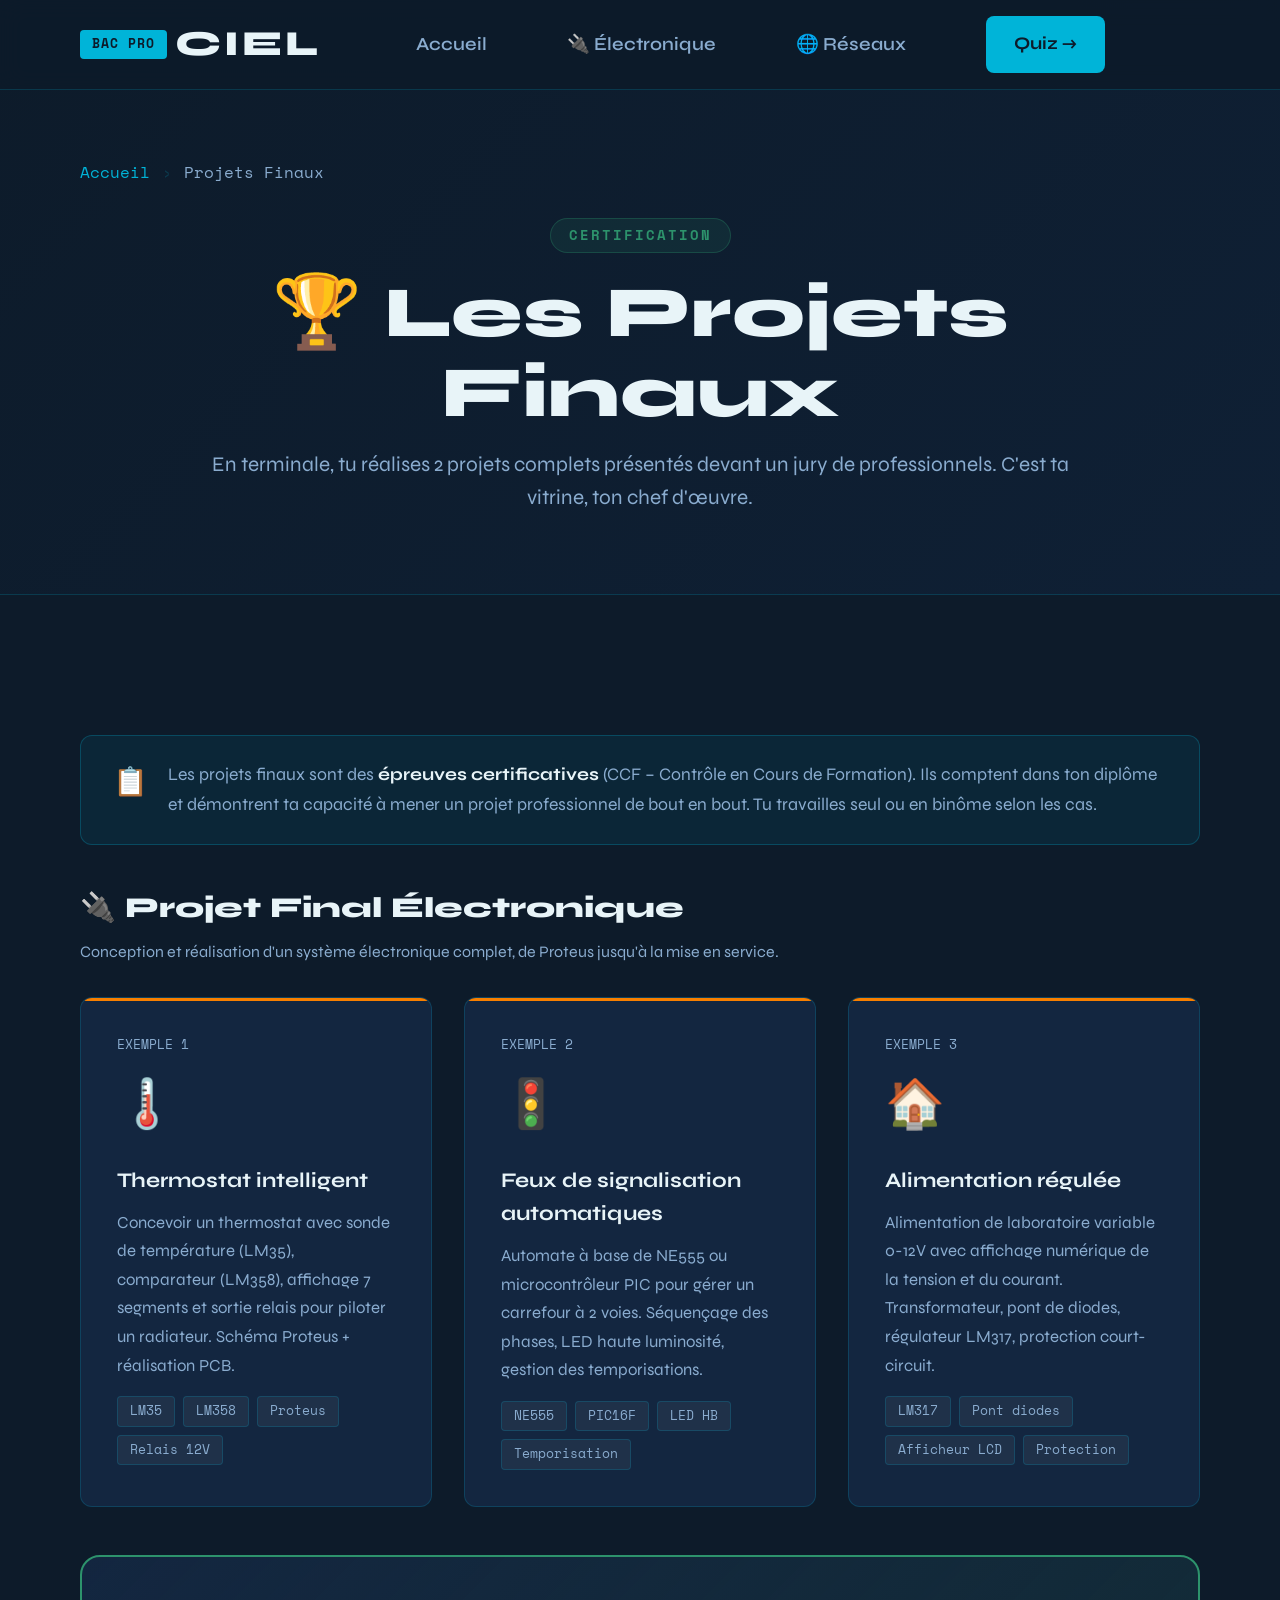
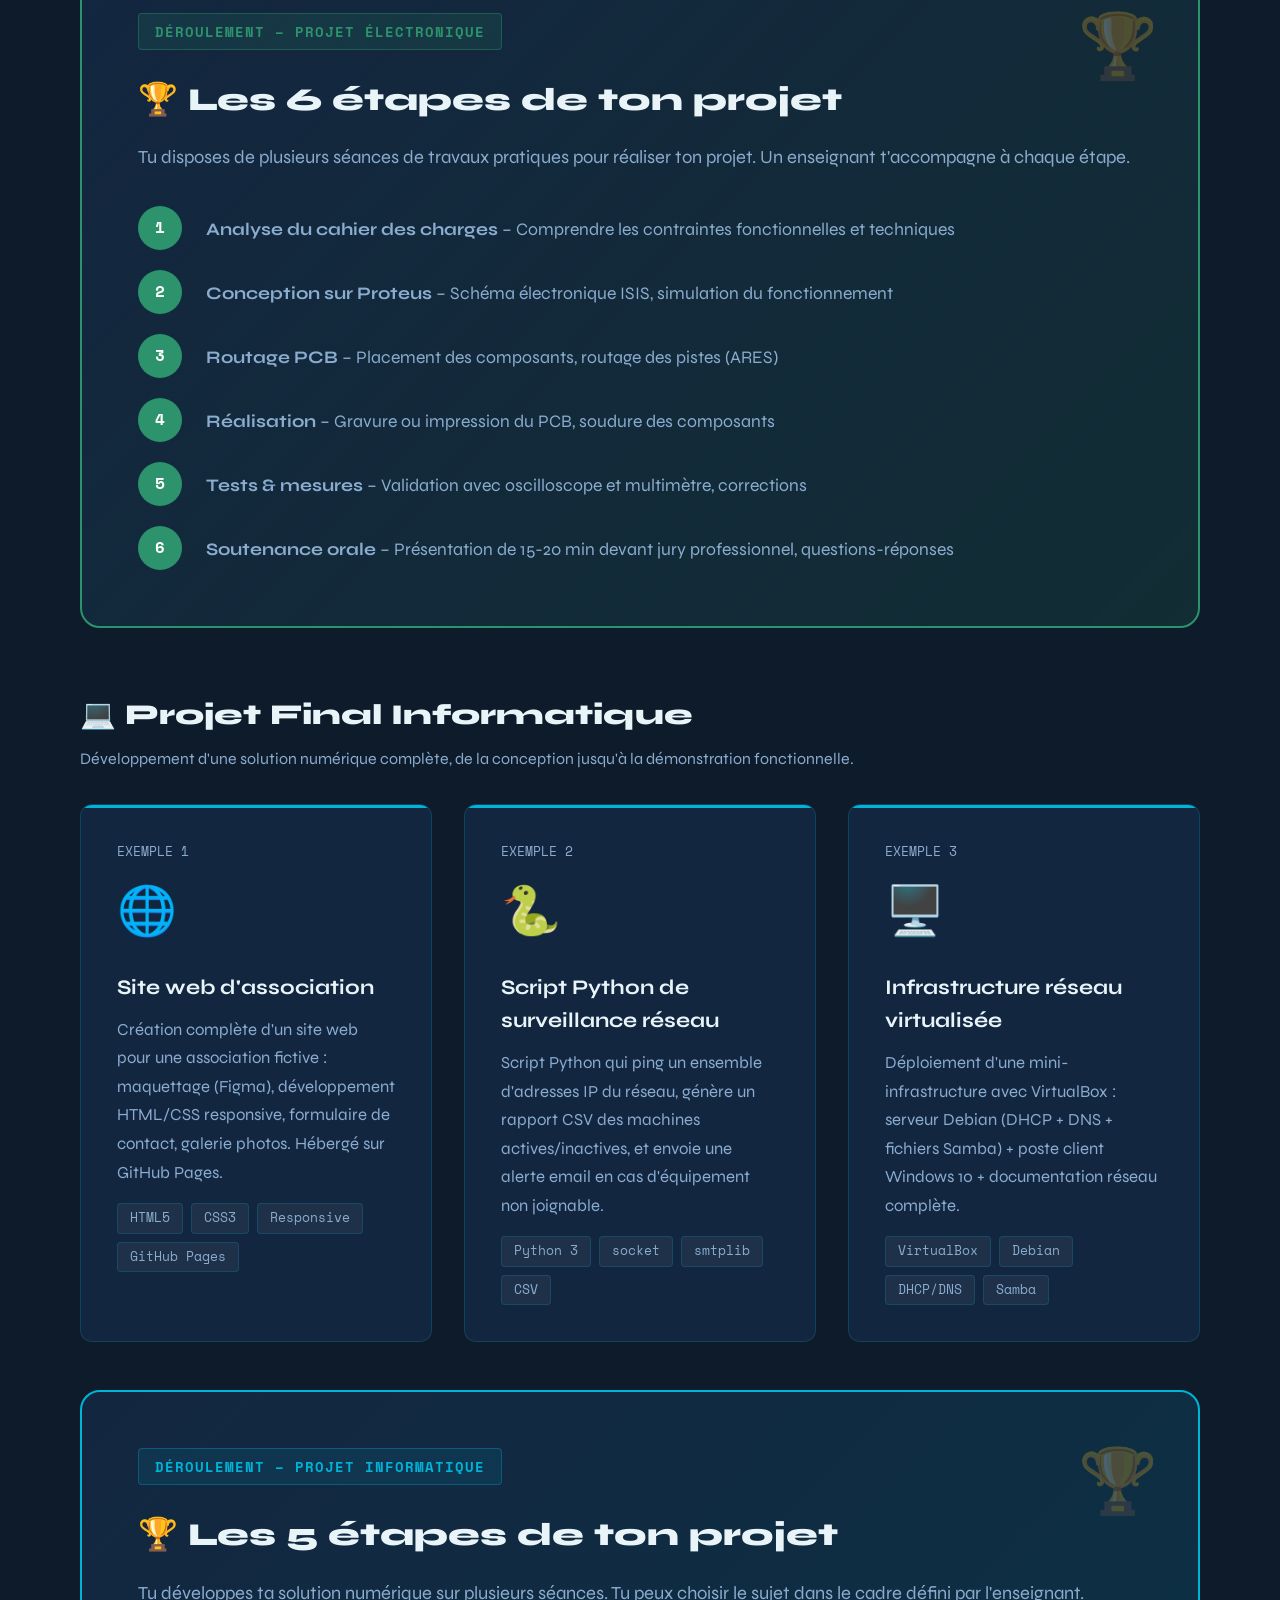
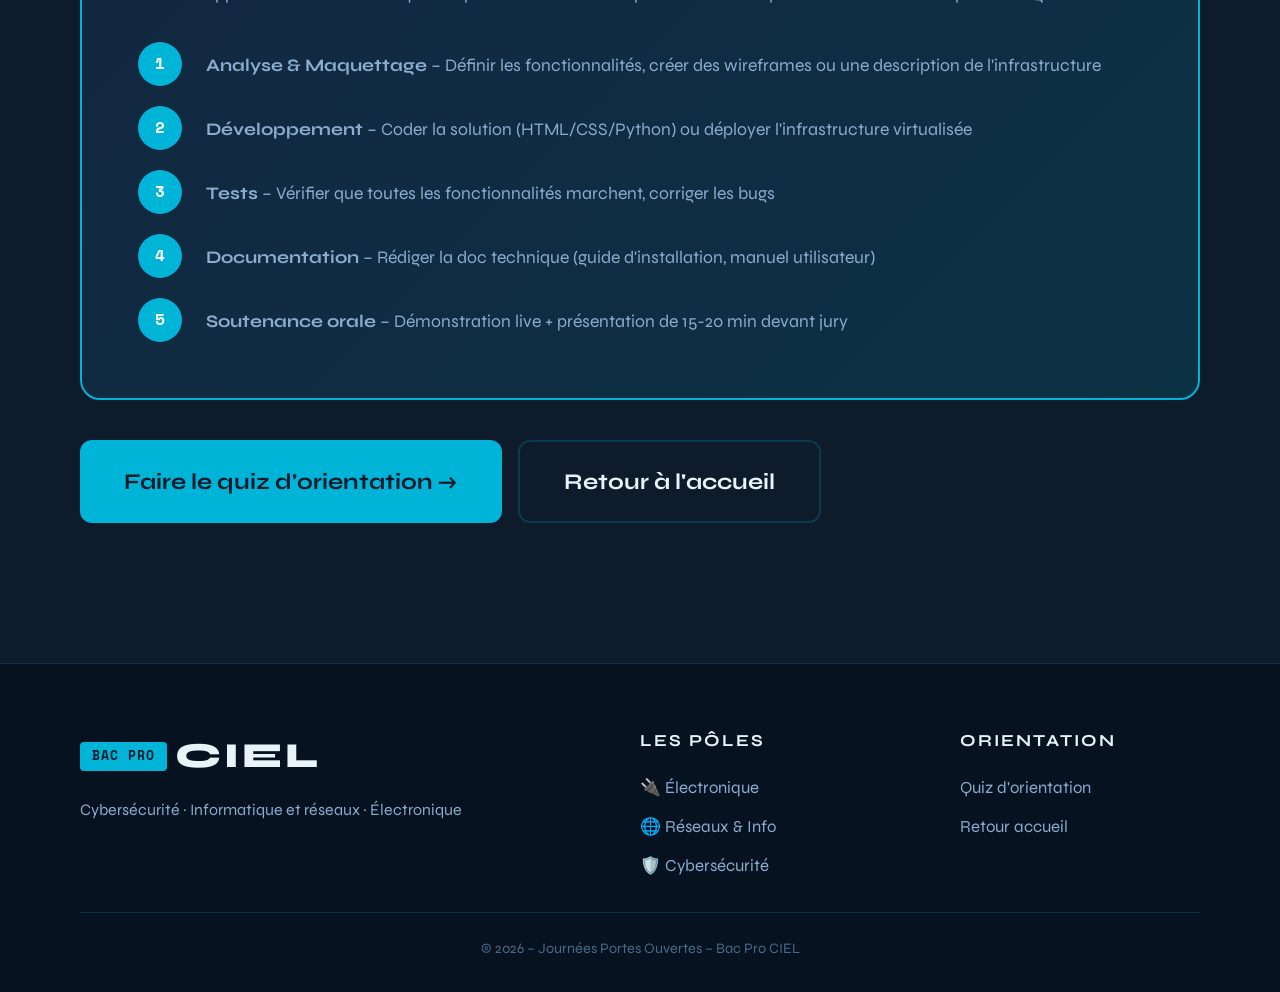
<file: pages/projets.html>
<!DOCTYPE html>
<html lang="fr">
<head>
  <meta charset="UTF-8"/>
  <meta name="viewport" content="width=device-width, initial-scale=1.0"/>
  <title>Projets Finaux – Bac Pro CIEL</title>
  <link rel="stylesheet" href="../css/style.css"/>
  <link rel="preconnect" href="https://fonts.googleapis.com"/>
  <link rel="preconnect" href="https://fonts.gstatic.com" crossorigin/>
  <link href="https://fonts.googleapis.com/css2?family=Space+Mono:wght@400;700&family=Syne:wght@400;600;700;800&display=swap" rel="stylesheet"/>
</head>
<body>
  <nav class="nav" id="nav">
    <div class="nav__logo">
      <a href="../index.html" style="display:flex;align-items:center;gap:.5rem;text-decoration:none">
        <span class="nav__badge">BAC PRO</span><span class="nav__name">CIEL</span>
      </a>
    </div>
    <ul class="nav__links" id="nav-links">
      <li><a href="../index.html">Accueil</a></li>
      <li><a href="pole-electronique.html">🔌 Électronique</a></li>
      <li><a href="pole-reseaux.html">🌐 Réseaux</a></li>
      <li><a href="quiz.html" class="nav__cta">Quiz →</a></li>
    </ul>
    <button class="nav__burger" id="burger" aria-label="Menu">☰</button>
  </nav>

  <div class="page-hero">
    <div class="container">
      <div class="breadcrumb">
        <a href="../index.html">Accueil</a>
        <span class="breadcrumb__sep">›</span>
        <span>Projets Finaux</span>
      </div>
      <span class="page-hero__tag page-hero__tag--projet">Certification</span>
      <h1 class="page-hero__title">🏆 Les Projets Finaux</h1>
      <p class="page-hero__sub">En terminale, tu réalises 2 projets complets présentés devant un jury de professionnels. C'est ta vitrine, ton chef d'œuvre.</p>
    </div>
  </div>

  <section class="section">
    <div class="container">
      <div class="info-banner">
        <span class="info-banner__icon">📋</span>
        <p class="info-banner__text">Les projets finaux sont des <strong>épreuves certificatives</strong> (CCF – Contrôle en Cours de Formation). Ils comptent dans ton diplôme et démontrent ta capacité à mener un projet professionnel de bout en bout. Tu travailles seul ou en binôme selon les cas.</p>
      </div>

      <!-- PROJET ELECTRONIQUE -->
      <h2 class="section__title" style="font-size:1.8rem;margin-bottom:.5rem">🔌 Projet Final Électronique</h2>
      <p style="color:var(--text-muted);margin-bottom:2rem">Conception et réalisation d'un système électronique complet, de Proteus jusqu'à la mise en service.</p>

      <div class="activity-grid" style="margin-bottom:2rem">
        <div class="activity-card activity-card--elec">
          <div class="activity-card__num">EXEMPLE 1</div>
          <div class="activity-card__icon">🌡️</div>
          <h3 class="activity-card__title">Thermostat intelligent</h3>
          <p class="activity-card__text">Concevoir un thermostat avec sonde de température (LM35), comparateur (LM358), affichage 7 segments et sortie relais pour piloter un radiateur. Schéma Proteus + réalisation PCB.</p>
          <div class="activity-card__tools"><span>LM35</span><span>LM358</span><span>Proteus</span><span>Relais 12V</span></div>
        </div>
        <div class="activity-card activity-card--elec">
          <div class="activity-card__num">EXEMPLE 2</div>
          <div class="activity-card__icon">🚦</div>
          <h3 class="activity-card__title">Feux de signalisation automatiques</h3>
          <p class="activity-card__text">Automate à base de NE555 ou microcontrôleur PIC pour gérer un carrefour à 2 voies. Séquençage des phases, LED haute luminosité, gestion des temporisations.</p>
          <div class="activity-card__tools"><span>NE555</span><span>PIC16F</span><span>LED HB</span><span>Temporisation</span></div>
        </div>
        <div class="activity-card activity-card--elec">
          <div class="activity-card__num">EXEMPLE 3</div>
          <div class="activity-card__icon">🏠</div>
          <h3 class="activity-card__title">Alimentation régulée</h3>
          <p class="activity-card__text">Alimentation de laboratoire variable 0-12V avec affichage numérique de la tension et du courant. Transformateur, pont de diodes, régulateur LM317, protection court-circuit.</p>
          <div class="activity-card__tools"><span>LM317</span><span>Pont diodes</span><span>Afficheur LCD</span><span>Protection</span></div>
        </div>
      </div>

      <div class="projet-final-card" style="margin-bottom:4rem">
        <span class="projet-final-card__tag">DÉROULEMENT – PROJET ÉLECTRONIQUE</span>
        <h3 class="projet-final-card__title">🏆 Les 6 étapes de ton projet</h3>
        <p class="projet-final-card__text">Tu disposes de plusieurs séances de travaux pratiques pour réaliser ton projet. Un enseignant t'accompagne à chaque étape.</p>
        <div class="projet-final-card__steps">
          <div class="step"><div class="step__num">1</div><p class="step__text"><strong>Analyse du cahier des charges</strong> – Comprendre les contraintes fonctionnelles et techniques</p></div>
          <div class="step"><div class="step__num">2</div><p class="step__text"><strong>Conception sur Proteus</strong> – Schéma électronique ISIS, simulation du fonctionnement</p></div>
          <div class="step"><div class="step__num">3</div><p class="step__text"><strong>Routage PCB</strong> – Placement des composants, routage des pistes (ARES)</p></div>
          <div class="step"><div class="step__num">4</div><p class="step__text"><strong>Réalisation</strong> – Gravure ou impression du PCB, soudure des composants</p></div>
          <div class="step"><div class="step__num">5</div><p class="step__text"><strong>Tests & mesures</strong> – Validation avec oscilloscope et multimètre, corrections</p></div>
          <div class="step"><div class="step__num">6</div><p class="step__text"><strong>Soutenance orale</strong> – Présentation de 15-20 min devant jury professionnel, questions-réponses</p></div>
        </div>
      </div>

      <!-- PROJET INFORMATIQUE -->
      <h2 class="section__title" style="font-size:1.8rem;margin-bottom:.5rem">💻 Projet Final Informatique</h2>
      <p style="color:var(--text-muted);margin-bottom:2rem">Développement d'une solution numérique complète, de la conception jusqu'à la démonstration fonctionnelle.</p>

      <div class="activity-grid" style="margin-bottom:2rem">
        <div class="activity-card activity-card--net">
          <div class="activity-card__num">EXEMPLE 1</div>
          <div class="activity-card__icon">🌐</div>
          <h3 class="activity-card__title">Site web d'association</h3>
          <p class="activity-card__text">Création complète d'un site web pour une association fictive : maquettage (Figma), développement HTML/CSS responsive, formulaire de contact, galerie photos. Hébergé sur GitHub Pages.</p>
          <div class="activity-card__tools"><span>HTML5</span><span>CSS3</span><span>Responsive</span><span>GitHub Pages</span></div>
        </div>
        <div class="activity-card activity-card--net">
          <div class="activity-card__num">EXEMPLE 2</div>
          <div class="activity-card__icon">🐍</div>
          <h3 class="activity-card__title">Script Python de surveillance réseau</h3>
          <p class="activity-card__text">Script Python qui ping un ensemble d'adresses IP du réseau, génère un rapport CSV des machines actives/inactives, et envoie une alerte email en cas d'équipement non joignable.</p>
          <div class="activity-card__tools"><span>Python 3</span><span>socket</span><span>smtplib</span><span>CSV</span></div>
        </div>
        <div class="activity-card activity-card--net">
          <div class="activity-card__num">EXEMPLE 3</div>
          <div class="activity-card__icon">🖥️</div>
          <h3 class="activity-card__title">Infrastructure réseau virtualisée</h3>
          <p class="activity-card__text">Déploiement d'une mini-infrastructure avec VirtualBox : serveur Debian (DHCP + DNS + fichiers Samba) + poste client Windows 10 + documentation réseau complète.</p>
          <div class="activity-card__tools"><span>VirtualBox</span><span>Debian</span><span>DHCP/DNS</span><span>Samba</span></div>
        </div>
      </div>

      <div class="projet-final-card" style="background:linear-gradient(135deg,var(--surface) 0%,rgba(0,180,216,.15) 100%);border-color:var(--cyan)">
        <span class="projet-final-card__tag" style="color:var(--cyan);background:rgba(0,180,216,.1);border-color:rgba(0,180,216,.3)">DÉROULEMENT – PROJET INFORMATIQUE</span>
        <h3 class="projet-final-card__title">🏆 Les 5 étapes de ton projet</h3>
        <p class="projet-final-card__text">Tu développes ta solution numérique sur plusieurs séances. Tu peux choisir le sujet dans le cadre défini par l'enseignant.</p>
        <div class="projet-final-card__steps">
          <div class="step"><div class="step__num" style="background:var(--cyan)">1</div><p class="step__text"><strong>Analyse & Maquettage</strong> – Définir les fonctionnalités, créer des wireframes ou une description de l'infrastructure</p></div>
          <div class="step"><div class="step__num" style="background:var(--cyan)">2</div><p class="step__text"><strong>Développement</strong> – Coder la solution (HTML/CSS/Python) ou déployer l'infrastructure virtualisée</p></div>
          <div class="step"><div class="step__num" style="background:var(--cyan)">3</div><p class="step__text"><strong>Tests</strong> – Vérifier que toutes les fonctionnalités marchent, corriger les bugs</p></div>
          <div class="step"><div class="step__num" style="background:var(--cyan)">4</div><p class="step__text"><strong>Documentation</strong> – Rédiger la doc technique (guide d'installation, manuel utilisateur)</p></div>
          <div class="step"><div class="step__num" style="background:var(--cyan)">5</div><p class="step__text"><strong>Soutenance orale</strong> – Démonstration live + présentation de 15-20 min devant jury</p></div>
        </div>
      </div>

      <div style="display:flex;gap:1rem;flex-wrap:wrap;margin-top:2.5rem">
        <a href="quiz.html" class="btn btn--primary">Faire le quiz d'orientation →</a>
        <a href="../index.html" class="btn btn--ghost">Retour à l'accueil</a>
      </div>
    </div>
  </section>

  <footer class="footer">
    <div class="container">
      <div class="footer__grid">
        <div class="footer__brand">
          <div style="display:flex;align-items:center;gap:.5rem;margin-bottom:.75rem"><span class="nav__badge">BAC PRO</span><span class="nav__name">CIEL</span></div>
          <p>Cybersécurité · Informatique et réseaux · Électronique</p>
        </div>
        <div class="footer__links">
          <h4>Les pôles</h4>
          <ul>
            <li><a href="pole-electronique.html">🔌 Électronique</a></li>
            <li><a href="pole-reseaux.html">🌐 Réseaux &amp; Info</a></li>
            <li><a href="pole-cyber.html">🛡️ Cybersécurité</a></li>
          </ul>
        </div>
        <div class="footer__links">
          <h4>Orientation</h4>
          <ul><li><a href="quiz.html">Quiz d'orientation</a></li><li><a href="../index.html">Retour accueil</a></li></ul>
        </div>
      </div>
      <div class="footer__bottom"><p>© 2026 – Journées Portes Ouvertes – Bac Pro CIEL</p></div>
    </div>
  </footer>
  <script src="../js/main.js"></script>
</body>
</html>
</file>
<file: css/style.css>
/* ============================================================
   BAC PRO CIEL – style.css – Version 65 pouces
   ============================================================ */

:root {
  --bg: #0d1b2a;
  --bg2: #0f2035;
  --surface: #132640;
  --cyan: #00b4d8;
  --cyan-light: #90e0ef;
  --orange: #f77f00;
  --green: #2d936c;
  --purple: #c084fc;
  --text: #e8f4f8;
  --text-muted: #8aaccf;
  --border: rgba(0,180,216,0.2);
  --font-display: 'Syne', sans-serif;
  --font-mono: 'Space Mono', monospace;
  --radius: 12px;
  --shadow: 0 8px 32px rgba(0,0,0,0.4);
  --transition: 0.3s cubic-bezier(0.4,0,0.2,1);
}

*, *::before, *::after { box-sizing: border-box; margin: 0; padding: 0; }
html { scroll-behavior: smooth; }
body {
  background: var(--bg);
  color: var(--text);
  font-family: var(--font-display);
  font-size: 16px;
  line-height: 1.6;
  overflow-x: hidden;
}
a { color: var(--cyan); text-decoration: none; transition: color var(--transition); }
a:hover { color: var(--cyan-light); }

/* ══════════════════════════════════════════════════════════
   NAV — refait de zéro
   Structure HTML : [logo] [ul.nav__links > li*3 + li.cta] [burger]
   ══════════════════════════════════════════════════════════ */
.nav {
  position: fixed; top: 0; left: 0; right: 0; z-index: 100;
  display: flex;
  align-items: center;
  justify-content: space-between;
  padding: 0 5rem;
  height: 90px;
  background: rgba(13,27,42,0.92);
  backdrop-filter: blur(12px);
  border-bottom: 1px solid var(--border);
  transition: box-shadow var(--transition);
}
.nav.scrolled { box-shadow: 0 4px 24px rgba(0,0,0,0.5); }

/* Logo */
.nav__logo { display: flex; align-items: center; gap: 0.6rem; flex-shrink: 0; }
.nav__badge {
  background: var(--cyan); color: var(--bg);
  font-family: var(--font-mono); font-size: 0.8rem; font-weight: 700;
  padding: 4px 12px; border-radius: 4px; letter-spacing: 1px;
}
.nav__name { font-size: 2.2rem; font-weight: 800; color: var(--text); letter-spacing: 3px; }

/* Liens — centrés, bien espacés */
.nav__links {
  display: flex;
  align-items: center;
  list-style: none;
  /* Prend tout l'espace disponible et centre son contenu */
  flex: 1;
  justify-content: center;
  /* Espace entre chaque <li> */
  gap: 5rem;
}
.nav__links li { display: flex; align-items: center; }
.nav__links a {
  font-size: 1.15rem;
  font-weight: 600;
  color: var(--text-muted);
  transition: color var(--transition);
  white-space: nowrap;
}
.nav__links a:hover { color: var(--cyan); }

/* Bouton CTA — dernier <li> de la liste */
.nav__cta {
  background: var(--cyan) !important;
  color: var(--bg) !important;
  padding: 14px 28px;
  border-radius: 8px;
  font-weight: 700 !important;
  font-size: 1.1rem !important;
  white-space: nowrap;
  transition: background var(--transition), transform var(--transition) !important;
}
.nav__cta:hover { background: var(--cyan-light) !important; transform: translateY(-1px); }

.nav__burger { display: none; background: none; border: none; color: var(--text); font-size: 1.5rem; cursor: pointer; }

/* ══════════════════════════════════════════════════════════
   HERO
   Structure HTML : .hero > .hero__content + .hero__visual
   ══════════════════════════════════════════════════════════ */
.hero {
  min-height: 100vh;
  display: grid;
  grid-template-columns: 1fr 1fr;
  gap: 8rem;
  align-items: center;
  max-width: 1800px;
  margin: 0 auto;
  width: 100%;
  padding: 180px 5rem 6rem;
  position: relative;
  overflow: hidden;
}
.hero__grid-bg {
  position: absolute; inset: 0;
  background-image:
    linear-gradient(rgba(0,180,216,0.06) 1px, transparent 1px),
    linear-gradient(90deg, rgba(0,180,216,0.06) 1px, transparent 1px);
  background-size: 40px 40px;
  pointer-events: none;
}
.hero::before {
  content: '';
  position: absolute; top: -30%; right: -20%; width: 600px; height: 600px;
  background: radial-gradient(circle, rgba(0,180,216,0.12) 0%, transparent 70%);
  pointer-events: none;
}

/* hero__content = colonne gauche */
.hero__content { position: relative; z-index: 1; }
/* hero__visual = colonne droite (terminal) */
.hero__visual { position: relative; z-index: 1; }

.hero__eyebrow { display: flex; gap: 1rem; flex-wrap: wrap; margin-bottom: 2rem; }

.pill {
  font-family: var(--font-mono); font-size: 1rem; font-weight: 700;
  padding: 8px 20px; border-radius: 20px; letter-spacing: 1px;
  text-transform: uppercase; border: 1px solid;
}
.pill--cyber { color: #c084fc; border-color: rgba(192,132,252,0.4); background: rgba(192,132,252,0.1); }
.pill--net   { color: var(--cyan); border-color: rgba(0,180,216,0.4); background: rgba(0,180,216,0.1); }
.pill--elec  { color: var(--orange); border-color: rgba(247,127,0,0.4); background: rgba(247,127,0,0.1); }

.hero__title { line-height: 1; margin-bottom: 1rem; }
.hero__title-main { display: block; font-size: 2.8rem; font-weight: 700; color: var(--cyan); letter-spacing: 8px; }
.hero__title-big  { display: block; font-size: 13rem; font-weight: 800; color: var(--text); letter-spacing: -8px; line-height: 0.85; }

.hero__subtitle { font-family: var(--font-mono); font-size: 1.1rem; color: var(--text-muted); margin-bottom: 1.5rem; }
.hero__desc { font-size: 1.3rem; color: var(--text-muted); margin-bottom: 2.5rem; max-width: 600px; line-height: 1.7; }
.hero__actions { display: flex; gap: 1.5rem; flex-wrap: wrap; margin-bottom: 3rem; }

.hero__stats { display: flex; align-items: center; gap: 2.5rem; }
.stat { display: flex; flex-direction: column; }
.stat__num   { font-size: 3rem; font-weight: 800; color: var(--cyan); line-height: 1; }
.stat__label { font-size: 1rem; color: var(--text-muted); font-family: var(--font-mono); }
.stat__sep   { width: 1px; height: 60px; background: var(--border); }

/* Terminal */
.hero__terminal {
  background: #071220; border: 1px solid var(--border);
  border-radius: var(--radius); overflow: hidden;
  box-shadow: var(--shadow), 0 0 40px rgba(0,180,216,0.1);
  font-family: var(--font-mono);
}
.terminal__bar {
  background: #0f1e2e; padding: 18px 24px;
  display: flex; align-items: center; gap: 12px;
  border-bottom: 1px solid var(--border);
}
.dot { width: 16px; height: 16px; border-radius: 50%; display: inline-block; }
.dot--r { background: #ff5f57; }
.dot--y { background: #ffbd2e; }
.dot--g { background: #28ca41; }
.terminal__title { font-size: 1rem; color: var(--text-muted); margin-left: 8px; }
.terminal__body  { padding: 2rem; min-height: 320px; }
.terminal__line  { display: flex; align-items: baseline; gap: 0.5rem; }
.term-prompt { color: var(--green); font-weight: 700; font-size: 1.1rem; }
.term-cmd    { color: var(--cyan-light); font-size: 1.1rem; }
.term-cursor { color: var(--cyan); animation: blink 1s infinite; }
@keyframes blink { 0%,50% { opacity: 1; } 51%,100% { opacity: 0; } }

/* ══════════════════════════════════════════════════════════
   BUTTONS
   ══════════════════════════════════════════════════════════ */
.btn {
  display: inline-flex; align-items: center; gap: 12px;
  font-family: var(--font-display); font-weight: 700; font-size: 1.4rem;
  padding: 22px 44px; border-radius: 12px;
  border: none; cursor: pointer;
  transition: all var(--transition); text-decoration: none; min-height: 72px;
}
.btn--primary { background: var(--cyan); color: var(--bg); }
.btn--primary:hover { background: var(--cyan-light); transform: translateY(-2px); box-shadow: 0 8px 24px rgba(0,180,216,0.35); color: var(--bg); }
.btn--ghost { background: transparent; color: var(--text); border: 2px solid var(--border); }
.btn--ghost:hover { border-color: var(--cyan); color: var(--cyan); }
.btn--xl { padding: 26px 56px; font-size: 1.6rem; min-height: 84px; }

/* ══════════════════════════════════════════════════════════
   CONTAINER & SECTIONS
   ══════════════════════════════════════════════════════════ */
.container { max-width: 1800px; margin: 0 auto; padding: 0 5rem; }
.container--narrow { max-width: 900px; }

.section { padding: 140px 0; }
.section--dark { background: var(--bg2); }
.section--cta {
  background: linear-gradient(135deg, #071220 0%, #0d2a4a 50%, #071220 100%);
  border-top: 1px solid var(--border); border-bottom: 1px solid var(--border);
}
.section__header { text-align: center; margin-bottom: 4rem; }
.section__header--light .section__title,
.section__header--light .section__sub { color: var(--text); }
.section__tag {
  display: inline-block; font-family: var(--font-mono); font-size: 0.85rem; font-weight: 700;
  color: var(--cyan); letter-spacing: 3px; text-transform: uppercase; margin-bottom: 1rem;
}
.section__tag--light { color: var(--cyan-light); }
.section__title { font-size: 3.5rem; font-weight: 800; color: var(--text); margin-bottom: 1rem; }
.section__title--light { color: var(--text); }
.section__sub { font-size: 1.25rem; color: var(--text-muted); max-width: 800px; margin: 0 auto; }

/* ══════════════════════════════════════════════════════════
   CARDS
   ══════════════════════════════════════════════════════════ */
.cards-grid { display: grid; grid-template-columns: repeat(auto-fit, minmax(280px,1fr)); gap: 2rem; margin-bottom: 3rem; }
.card {
  background: var(--surface); border: 1px solid var(--border);
  border-radius: var(--radius); padding: 2.5rem;
  transition: transform var(--transition), box-shadow var(--transition);
}
.card:hover { transform: translateY(-4px); box-shadow: 0 16px 40px rgba(0,0,0,0.4); }
.card--blue   { border-top: 3px solid var(--cyan); }
.card--cyan   { border-top: 3px solid #90e0ef; }
.card--orange { border-top: 3px solid var(--orange); }
.card--green  { border-top: 3px solid var(--green); }
.card__icon  { font-size: 3rem; margin-bottom: 1.5rem; }
.card__title { font-size: 1.4rem; font-weight: 700; color: var(--text); margin-bottom: 0.75rem; }
.card__text  { font-size: 1.1rem; color: var(--text-muted); line-height: 1.7; }

/* ══════════════════════════════════════════════════════════
   ACCORDION
   ══════════════════════════════════════════════════════════ */
.accordion-block { background: var(--surface); border: 1px solid var(--border); border-radius: var(--radius); overflow: hidden; }
.accordion-block__title { font-size: 1.3rem; font-weight: 700; padding: 1.5rem 2rem; border-bottom: 1px solid var(--border); color: var(--text); }
.accordion__item { border-bottom: 1px solid var(--border); }
.accordion__item:last-child { border-bottom: none; }
.accordion__btn {
  width: 100%; display: flex; align-items: center; justify-content: space-between;
  padding: 1.5rem 2rem; min-height: 72px;
  background: none; border: none; cursor: pointer;
  font-family: var(--font-display); font-size: 1.2rem; font-weight: 600;
  color: var(--text); text-align: left; transition: background var(--transition);
}
.accordion__btn:hover { background: rgba(0,180,216,0.05); }
.accordion__arrow { font-size: 2rem; color: var(--cyan); transition: transform var(--transition); }
.accordion__btn.active .accordion__arrow { transform: rotate(45deg); }
.accordion__body { max-height: 0; overflow: hidden; transition: max-height 0.4s cubic-bezier(0.4,0,0.2,1), padding 0.4s; padding: 0 2rem; }
.accordion__body.open { max-height: 600px; padding: 1.25rem 2rem 2rem; }
.accordion__body ul { list-style: none; display: flex; flex-direction: column; gap: 0.75rem; margin-bottom: 1.25rem; }
.accordion__body li { padding-left: 1.75rem; position: relative; font-size: 1.1rem; color: var(--text-muted); }
.accordion__body li::before { content: '▸'; position: absolute; left: 0; color: var(--cyan); }
.acc__competences { background: rgba(0,180,216,0.08); border-left: 3px solid var(--cyan); padding: 1rem 1.25rem; border-radius: 0 8px 8px 0; font-size: 1rem; color: var(--text-muted); }

/* ══════════════════════════════════════════════════════════
   POLES
   ══════════════════════════════════════════════════════════ */
.poles-grid { display: grid; grid-template-columns: repeat(auto-fit, minmax(320px,1fr)); gap: 2rem; }
.pole {
  background: var(--surface); border: 1px solid var(--border);
  border-radius: var(--radius); padding: 3rem;
  transition: transform var(--transition), box-shadow var(--transition);
}
.pole:hover { transform: translateY(-6px); }
.pole--elec  { border-top: 4px solid var(--orange); }
.pole--net   { border-top: 4px solid var(--cyan); }
.pole--cyber { border-top: 4px solid var(--purple); }
.pole__header    { display: flex; align-items: center; justify-content: space-between; margin-bottom: 1.5rem; }
.pole__num       { font-family: var(--font-mono); font-size: 4rem; font-weight: 700; color: var(--border); }
.pole__icon-wrap { font-size: 3rem; }
.pole__title     { font-size: 1.8rem; font-weight: 800; color: var(--text); margin-bottom: 1rem; }
.pole__desc      { font-size: 1.1rem; color: var(--text-muted); line-height: 1.7; margin-bottom: 1.5rem; }
.pole__tags      { display: flex; flex-wrap: wrap; gap: 0.6rem; margin-bottom: 1.5rem; }
.pole__tags span { font-family: var(--font-mono); font-size: 0.82rem; padding: 5px 14px; border-radius: 4px; background: rgba(255,255,255,0.05); border: 1px solid var(--border); color: var(--text-muted); }
.pole__metiers   { font-size: 1rem; color: var(--text-muted); padding-top: 1rem; border-top: 1px solid var(--border); }
.pole__metiers strong { color: var(--text); }

/* ══════════════════════════════════════════════════════════
   FILIERE / CTA / FOOTER
   ══════════════════════════════════════════════════════════ */
.filiere-wrap { border: 1px solid var(--border); border-radius: var(--radius); overflow: hidden; box-shadow: var(--shadow); }
.filiere-svg  { width: 100%; height: auto; display: block; }

.cta-block { text-align: center; padding: 5rem 2rem; }
.cta-block__emoji { font-size: 4rem; display: block; margin-bottom: 1.25rem; }
.cta-block__title { font-size: 3.5rem; font-weight: 800; color: var(--text); margin-bottom: 1.25rem; }
.cta-block__sub   { font-size: 1.3rem; color: var(--text-muted); margin-bottom: 2.5rem; }
.cta-block .btn   { margin-bottom: 1.5rem; }
.cta-block__note  { font-size: 1rem; color: var(--text-muted); font-family: var(--font-mono); }

.footer { background: #071220; border-top: 1px solid var(--border); padding: 4rem 0 2rem; }
.footer__grid { display: grid; grid-template-columns: 2fr 1fr 1fr; gap: 5rem; margin-bottom: 2rem; }
.footer__brand p { font-size: 1rem; color: var(--text-muted); margin-top: 0.75rem; }
.footer__ref { font-family: var(--font-mono); font-size: 0.82rem !important; color: #4a6a8a !important; margin-top: 0.5rem; }
.footer__links h4 { font-size: 1.05rem; font-weight: 700; color: var(--text); margin-bottom: 1.25rem; text-transform: uppercase; letter-spacing: 2px; }
.footer__links ul { list-style: none; display: flex; flex-direction: column; gap: 0.75rem; }
.footer__links a  { font-size: 1.05rem; color: var(--text-muted); transition: color var(--transition); }
.footer__links a:hover { color: var(--cyan); }
.footer__bottom { border-top: 1px solid var(--border); padding-top: 1.5rem; text-align: center; font-size: 0.9rem; color: #4a6a8a; }

/* ══════════════════════════════════════════════════════════
   PAGES INTERNES (pôles, projets…)
   ══════════════════════════════════════════════════════════ */
.page-hero {
  padding: 160px 0 80px;
  background: linear-gradient(135deg, var(--bg) 0%, var(--bg2) 100%);
  border-bottom: 1px solid var(--border); text-align: center;
}
.page-hero__tag {
  display: inline-block; font-family: var(--font-mono); font-size: 0.85rem; font-weight: 700;
  letter-spacing: 2px; text-transform: uppercase; padding: 6px 18px; border-radius: 20px; margin-bottom: 1.25rem;
}
.page-hero__tag--elec  { color: var(--orange); background: rgba(247,127,0,0.12); border: 1px solid rgba(247,127,0,0.3); }
.page-hero__tag--net   { color: var(--cyan);   background: rgba(0,180,216,0.12); border: 1px solid rgba(0,180,216,0.3); }
.page-hero__tag--cyber { color: var(--purple); background: rgba(192,132,252,0.12); border: 1px solid rgba(192,132,252,0.3); }
.page-hero__tag--projet{ color: var(--green);  background: rgba(45,147,108,0.12); border: 1px solid rgba(45,147,108,0.3); }
.page-hero__title { font-size: 4.5rem; font-weight: 800; color: var(--text); margin-bottom: 1rem; line-height: 1.1; }
.page-hero__sub   { font-size: 1.3rem; color: var(--text-muted); max-width: 900px; margin: 0 auto; }

.breadcrumb { display: flex; align-items: center; gap: 0.75rem; font-family: var(--font-mono); font-size: 1rem; color: var(--text-muted); margin-bottom: 2rem; flex-wrap: wrap; }
.breadcrumb a    { color: var(--cyan); }
.breadcrumb__sep { color: var(--border); }

.activity-grid { display: grid; grid-template-columns: repeat(auto-fit, minmax(300px,1fr)); gap: 2rem; }
.activity-card {
  background: var(--surface); border: 1px solid var(--border); border-radius: var(--radius);
  padding: 2.25rem; transition: transform var(--transition), box-shadow var(--transition);
  position: relative; overflow: hidden;
}
.activity-card::before { content: ''; position: absolute; top: 0; left: 0; right: 0; height: 3px; }
.activity-card--elec::before       { background: var(--orange); }
.activity-card--net::before        { background: var(--cyan); }
.activity-card--cyber::before      { background: var(--purple); }
.activity-card--audiovisuel::before{ background: linear-gradient(90deg,#ff6b6b,#ffd93d); }
.activity-card--electro::before    { background: linear-gradient(90deg,#6bcb77,#4d96ff); }
.activity-card:hover { transform: translateY(-4px); box-shadow: 0 16px 40px rgba(0,0,0,0.4); }
.activity-card__num   { font-family: var(--font-mono); font-size: 0.82rem; color: var(--text-muted); margin-bottom: 0.75rem; }
.activity-card__icon  { font-size: 3rem; margin-bottom: 1.25rem; }
.activity-card__title { font-size: 1.3rem; font-weight: 700; color: var(--text); margin-bottom: 0.75rem; }
.activity-card__text  { font-size: 1.05rem; color: var(--text-muted); line-height: 1.7; margin-bottom: 1rem; }
.activity-card__tools { display: flex; flex-wrap: wrap; gap: 0.5rem; }
.activity-card__tools span { font-family: var(--font-mono); font-size: 0.8rem; padding: 4px 12px; border-radius: 4px; background: rgba(255,255,255,0.05); border: 1px solid var(--border); color: var(--text-muted); }

.projet-final-card {
  background: linear-gradient(135deg, var(--surface) 0%, rgba(45,147,108,0.15) 100%);
  border: 2px solid var(--green); border-radius: 20px;
  padding: 3.5rem; margin-top: 3rem; position: relative; overflow: hidden;
}
.projet-final-card::after { content: '🏆'; position: absolute; right: 2.5rem; top: 2.5rem; font-size: 4rem; opacity: 0.25; }
.projet-final-card__tag {
  display: inline-block; font-family: var(--font-mono); font-size: 0.9rem; font-weight: 700;
  color: var(--green); background: rgba(45,147,108,0.15); border: 1px solid rgba(45,147,108,0.4);
  padding: 6px 16px; border-radius: 4px; letter-spacing: 1px; margin-bottom: 1.5rem;
}
.projet-final-card__title { font-size: 2rem; font-weight: 800; color: var(--text); margin-bottom: 1rem; }
.projet-final-card__text  { font-size: 1.15rem; color: var(--text-muted); line-height: 1.8; margin-bottom: 2rem; }
.projet-final-card__steps { display: flex; flex-direction: column; gap: 1.25rem; }
.step { display: flex; align-items: flex-start; gap: 1.5rem; }
.step__num {
  display: flex; align-items: center; justify-content: center;
  width: 44px; height: 44px; border-radius: 50%; flex-shrink: 0;
  background: var(--green); color: #fff;
  font-family: var(--font-mono); font-size: 1rem; font-weight: 700;
}
.step__text { font-size: 1.1rem; color: var(--text-muted); padding-top: 10px; }

.two-col { display: grid; grid-template-columns: 1fr 1fr; gap: 3rem; }

.schema-wrap { background: var(--surface); border: 1px solid var(--border); border-radius: var(--radius); padding: 2rem; overflow-x: auto; }
.schema-wrap svg { width: 100%; height: auto; display: block; min-width: 300px; }

.info-banner {
  background: rgba(0,180,216,0.08); border: 1px solid rgba(0,180,216,0.25);
  border-radius: 12px; padding: 1.5rem 2rem;
  display: flex; gap: 1.25rem; align-items: flex-start; margin-bottom: 2.5rem;
}
.info-banner__icon { font-size: 1.75rem; flex-shrink: 0; }
.info-banner__text { font-size: 1.1rem; color: var(--text-muted); line-height: 1.7; }
.info-banner__text strong { color: var(--text); }

/* ══════════════════════════════════════════════════════════
   RESPONSIVE mobile uniquement
   ══════════════════════════════════════════════════════════ */
@media (max-width: 900px) {
  .hero { grid-template-columns: 1fr; padding: 120px 2rem 4rem; gap: 3rem; }
  .hero__visual { order: -1; }
  .hero__title-big { font-size: 6rem; letter-spacing: -4px; }
  .footer__grid { grid-template-columns: 1fr; gap: 2rem; }
  .nav { padding: 0 1.5rem; height: 64px; }
  .nav__links { display: none; flex: unset; justify-content: flex-start; gap: 1rem; }
  .nav__links.open {
    display: flex; flex-direction: column;
    position: absolute; top: 64px; left: 0; right: 0;
    background: rgba(13,27,42,0.98);
    padding: 1.5rem 2rem; border-bottom: 1px solid var(--border);
    gap: 1.5rem; z-index: 99; flex: unset;
  }
  .nav__burger { display: block; }
  .two-col { grid-template-columns: 1fr; }
  .container { padding: 0 1.5rem; }
  .section { padding: 80px 0; }
}

@media (max-width: 600px) {
  .hero__title-big { font-size: 4rem; letter-spacing: -2px; }
  .hero__actions { flex-direction: column; }
  .hero__actions .btn { width: 100%; justify-content: center; }
  .hero__stats { flex-wrap: wrap; gap: 1.5rem; }
  .stat__sep { display: none; }
  .cards-grid { grid-template-columns: 1fr; }
  .poles-grid { grid-template-columns: 1fr; }
  .activity-grid { grid-template-columns: 1fr; }
  .container { padding: 0 1rem; }
  .nav { padding: 0 1rem; }
  .section { padding: 60px 0; }
  .page-hero { padding: 100px 0 50px; }
  .page-hero__title { font-size: 2.5rem; }
  .section__title { font-size: 2rem; }
}
</file>
